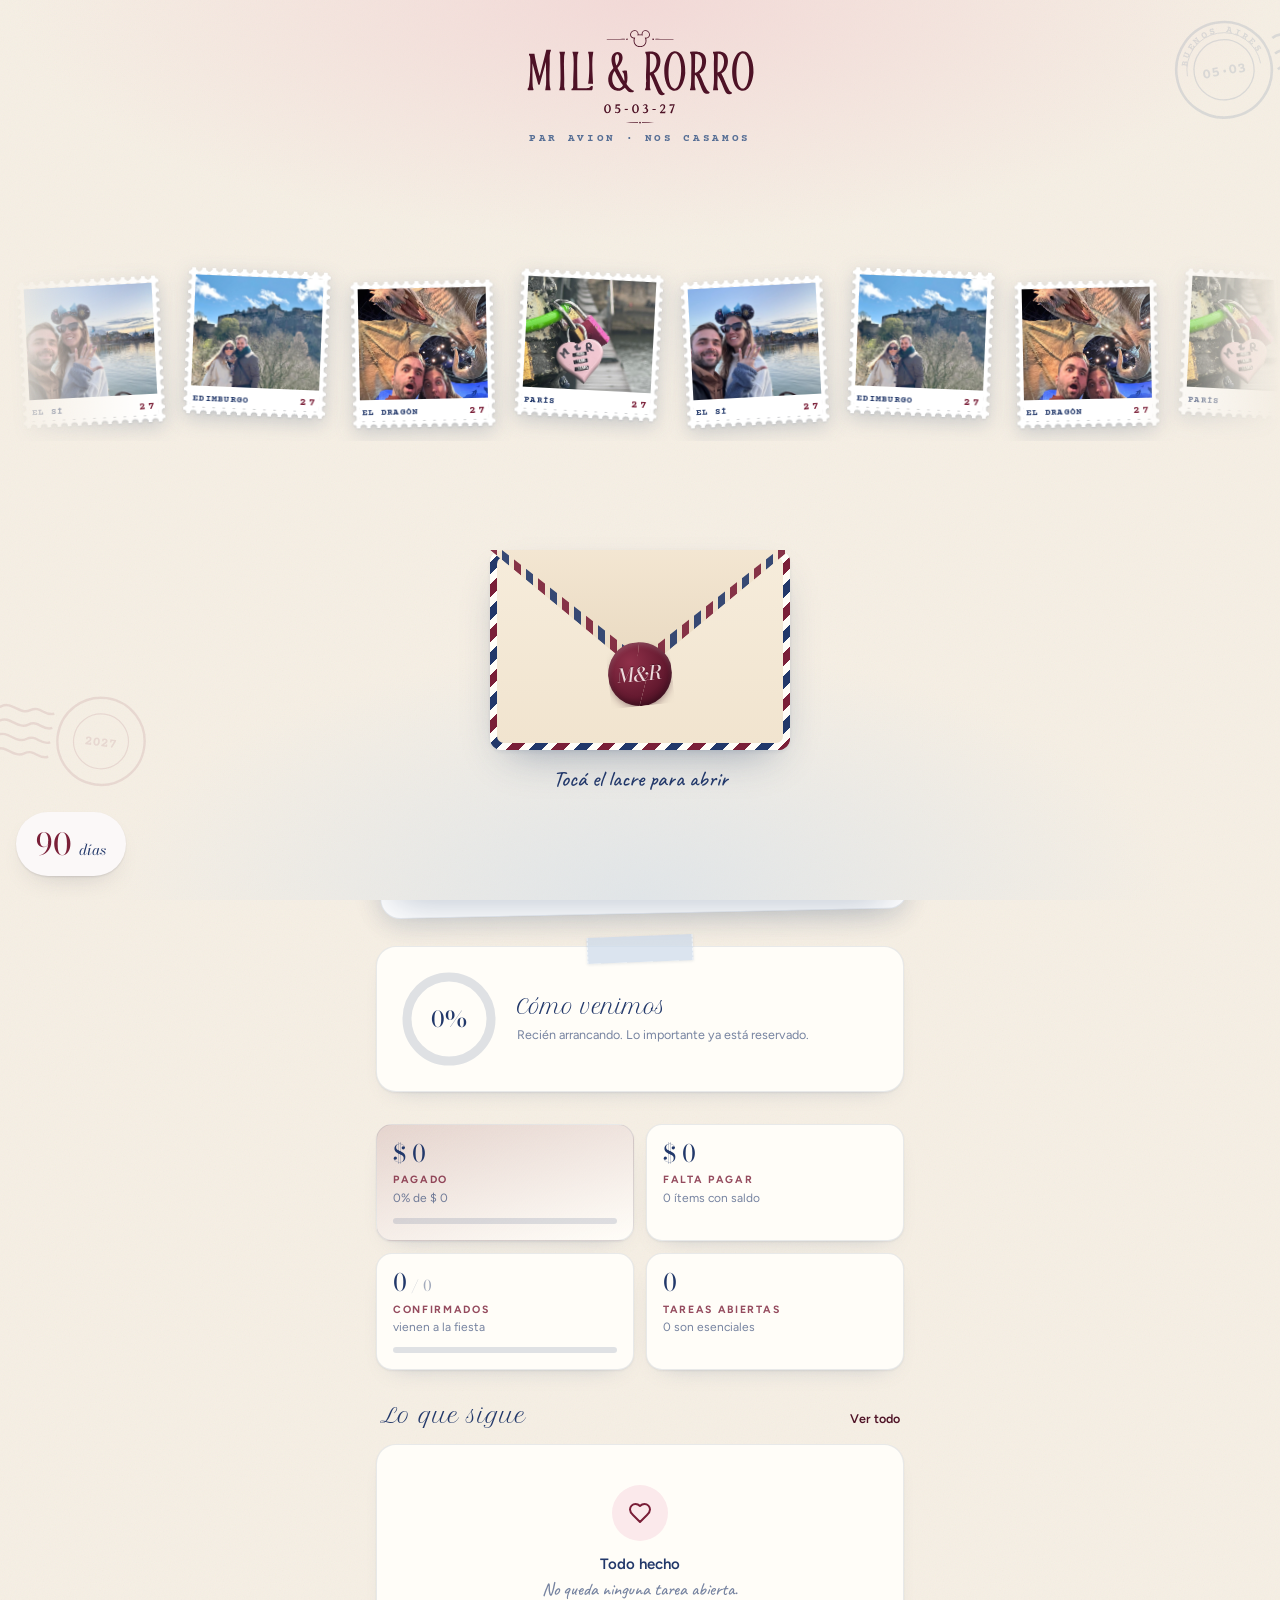
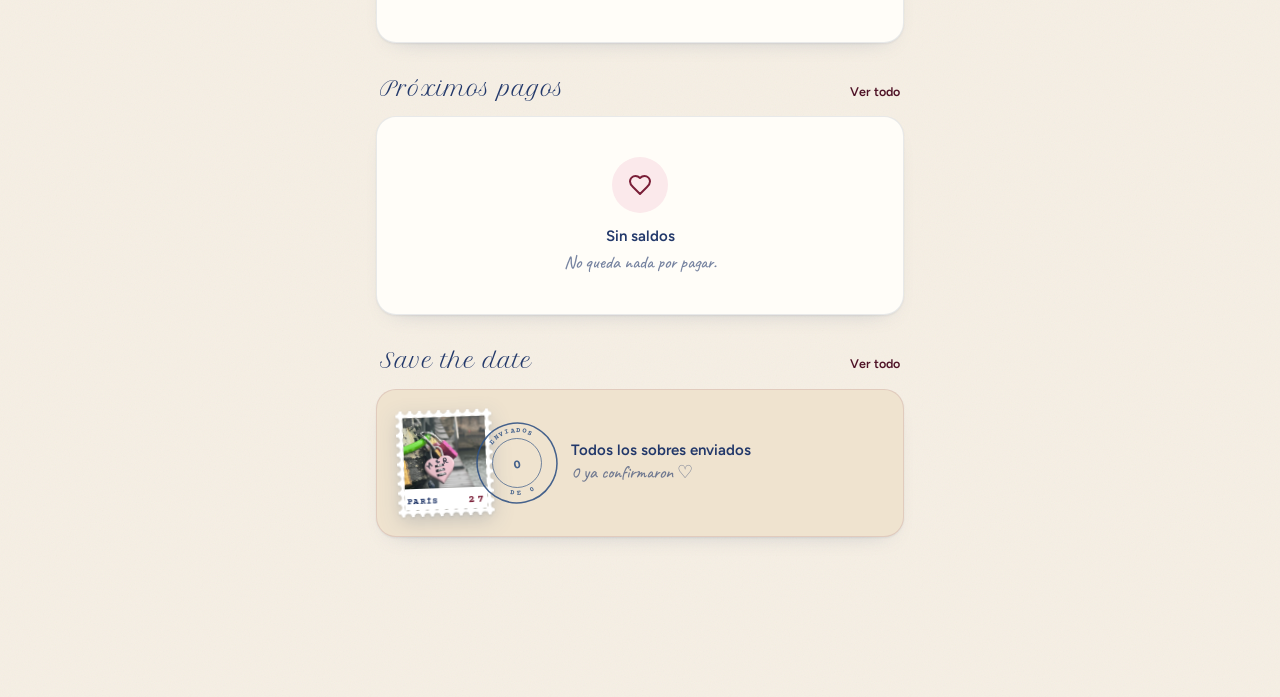
<file: index.html>
<!DOCTYPE html>
<html lang="es-AR">
<head>
<meta charset="utf-8">
<meta name="viewport" content="width=device-width, initial-scale=1, viewport-fit=cover, maximum-scale=1, user-scalable=no">
<link rel="icon" href="icon.svg" type="image/svg+xml">
<meta name="ext-resource-dependency" content="icon-180.png" data-resource-id="icon180" />
<meta name="ext-resource-dependency" content="icon-192.png" data-resource-id="icon192" />
<meta name="ext-resource-dependency" content="icon-512.png" data-resource-id="icon512" />
<script>/* iOS ignora los data URI en apple-touch-icon: lo enlazamos como archivo real */
(function(){
  var R=(window.__resources||{});
  [R.icon180||'icon-180.png',R.icon192||'icon-192.png',R.icon512||'icon-512.png'].forEach(function(f,i){
    var l=document.createElement('link');
    l.rel='apple-touch-icon';
    if(i)l.setAttribute('sizes',i===1?'192x192':'512x512');else l.setAttribute('sizes','180x180');
    l.href=f;
    document.head.appendChild(l);
  });
})();</script>
<link rel="manifest" href='data:application/manifest+json,%7B%22name%22%3A%22Mili%20y%20Rorro%22%2C%22short_name%22%3A%22Mili%20y%20Rorro%22%2C%22display%22%3A%22standalone%22%2C%22background_color%22%3A%22%23f6efe4%22%2C%22theme_color%22%3A%22%23f6efe4%22%2C%22start_url%22%3A%22.%2F%22%2C%22icons%22%3A%5B%7B%22src%22%3A%22icon-192.png%22%2C%22sizes%22%3A%22192x192%22%2C%22type%22%3A%22image%2Fpng%22%7D%2C%7B%22src%22%3A%22icon-512.png%22%2C%22sizes%22%3A%22512x512%22%2C%22type%22%3A%22image%2Fpng%22%7D%2C%7B%22src%22%3A%22icon-512.png%22%2C%22sizes%22%3A%22512x512%22%2C%22type%22%3A%22image%2Fpng%22%2C%22purpose%22%3A%22maskable%22%7D%5D%7D'>
<meta name="apple-mobile-web-app-capable" content="yes">
<meta name="apple-mobile-web-app-status-bar-style" content="default">
<meta name="apple-mobile-web-app-title" content="Mili y Rorro">
<script defer src="vendor/firebase-app-compat.js"></script>
<script defer src="vendor/firebase-auth-compat.js"></script>
<script defer src="vendor/firebase-firestore-compat.js"></script>
<meta name="theme-color" content="#f6efe4">
<link rel="preconnect" href="https://fonts.googleapis.com">
<link rel="preconnect" href="https://fonts.gstatic.com" crossorigin>
<link href="https://fonts.googleapis.com/css2?family=Bodoni+Moda:ital,opsz,wght@0,6..96,400..800;1,6..96,400..700&family=Caveat:wght@500;600;700&family=Courier+Prime:ital,wght@0,400;0,700;1,400&family=Figtree:wght@400;500;600;700;800&family=Petit+Formal+Script&display=swap" rel="stylesheet">
<template id="__bundler_thumbnail" data-bg-color="#7a1f38">
  <svg viewBox="0 0 512 512" xmlns="http://www.w3.org/2000/svg"><circle cx="256" cy="256" r="256" fill="#7a1f38"/><text x="256" y="300" font-family="Georgia,serif" font-size="150" fill="#f3edef" text-anchor="middle">M&amp;R</text></svg>
</template>
<title>Mili &amp; Rorro · 05-03-27</title>
<style>
/* ═══════════ Mili & Rorro · design system "Par Avion" ═══════════
   Tokens tal cual del design system (tokens/colors, typography, spacing, textures). */
:root{
  --vino-950:#33091a;--vino-900:#4e1226;--vino-800:#651a30;--vino-700:#7a1f38;--vino-600:#8f3049;--vino-500:#9e4a63;--vino-300:#c98a9b;--vino-100:#f1dde2;
  --tinta-950:#101c38;--tinta-900:#182a52;--tinta-800:#22386a;--tinta-700:#2f5183;--tinta-600:#3d5c96;--tinta-400:#6f86b3;
  --celeste-500:#8ea7c8;--celeste-400:#a9bdd8;--celeste-300:#cddcec;--celeste-100:#eaf1f9;
  --rubor-500:#d9919d;--rubor-400:#e6aab3;--rubor-300:#f0c8cd;--rubor-100:#fbe9eb;
  --papel-0:#ffffff;--papel-50:#fffdf8;--papel-100:#fdf6e9;--papel-200:#f6efe4;--papel-300:#f2e9db;--papel-400:#e8dcc8;--papel-600:#cbb99c;
  --ink-100:#22386a;--ink-80:rgba(34,56,106,.82);--ink-60:rgba(34,56,106,.62);--ink-40:rgba(34,56,106,.42);
  --ink-14:rgba(34,56,106,.14);--ink-08:rgba(34,56,106,.08);--ink-04:rgba(34,56,106,.04);
  --vino-a12:rgba(122,31,56,.12);--vino-a20:rgba(122,31,56,.20);--vino-a30:rgba(122,31,56,.30);

  --bg-app:var(--papel-200);--surface-card:var(--papel-50);--surface-sunken:var(--papel-300);--surface-paper:var(--papel-100);--surface-envelope:#efe3cf;
  --text-strong:var(--ink-100);--text-body:var(--ink-80);--text-muted:var(--ink-60);--text-faint:var(--ink-40);
  --border-hair:var(--ink-08);--border-soft:var(--ink-14);--border-card:rgba(31,58,99,.10);
  --accent:var(--vino-700);--accent-press:var(--vino-800);--accent-ink:var(--vino-900);--accent-soft:var(--vino-a12);--accent-line:var(--vino-a30);
  --focus-ring:0 0 0 3px var(--vino-a20);
  --status-done:var(--tinta-600);--status-done-soft:rgba(61,92,150,.14);
  --status-warn:var(--vino-500);--status-warn-soft:var(--rubor-100);
  --mili:var(--vino-700);--mili-soft:var(--rubor-100);--ro:var(--tinta-700);--ro-soft:var(--celeste-100);
  --tape-blue:rgba(205,220,236,.72);--tape-pink:rgba(240,200,205,.72);

  --font-display:'Bodoni Moda','Playfair Display',Georgia,serif;
  --font-script:'Petit Formal Script','Bodoni Moda',serif;
  --font-hand:'Caveat','Segoe Script',cursive;
  --font-sans:'Figtree',-apple-system,BlinkMacSystemFont,'Segoe UI',sans-serif;
  --font-post:'Courier Prime','Courier New',ui-monospace,monospace;
  --fs-label:10.5px;--ls-label:.16em;

  --radius-md:14px;--radius-lg:20px;--radius-sheet:28px;
  --shadow-card:0 1px 2px rgba(31,58,99,.07),0 10px 24px -18px rgba(31,58,99,.35);
  --shadow-lift:0 8px 24px rgba(31,58,99,.12);
  --shadow-sheet:0 16px 40px -14px rgba(31,58,99,.32);
  --shadow-cta:0 6px 16px -10px rgba(122,31,56,.8);
  --shadow-seal:inset 0 -3px 6px rgba(0,0,0,.28),inset 0 3px 5px rgba(255,255,255,.18),0 4px 10px -3px rgba(51,9,26,.55);
  --ease-out:cubic-bezier(.2,.8,.3,1);--ease-sheet:cubic-bezier(.2,.9,.3,1);--ease-stamp:cubic-bezier(.3,1.6,.5,1);
  --blur-bar:saturate(180%) blur(14px);
  --nav:64px;

  --tex-grain:url("[data-uri]");
  --tex-airmail:repeating-linear-gradient(-45deg,var(--vino-700) 0 9px,transparent 9px 16px,var(--tinta-800) 16px 25px,transparent 25px 32px);
  --mask-perf:radial-gradient(circle at 5px 5px,transparent 3.3px,#000 3.7px) -5px -5px/10px 10px round,linear-gradient(#000 0 0) content-box;
  --mask-ticket:radial-gradient(circle at 0 50%,transparent 10px,#000 10.5px) left/51% 100% no-repeat,radial-gradient(circle at 100% 50%,transparent 10px,#000 10.5px) right/51% 100% no-repeat;
  --tex-ruled:repeating-linear-gradient(180deg,transparent 0 27px,rgba(47,81,131,.12) 27px 28px);
}

/* ── Base ── */
*{box-sizing:border-box;-webkit-tap-highlight-color:transparent}
[hidden]{display:none!important}
html{-webkit-text-size-adjust:100%;touch-action:manipulation}
body{margin:0;background:var(--bg-app) var(--tex-grain);color:var(--text-strong);font:400 15px/1.47 var(--font-sans);-webkit-font-smoothing:antialiased;overscroll-behavior-y:none}
button,input,select,textarea{font:inherit;color:inherit}
button{border:0;background:none;cursor:pointer;padding:0}
input,select,textarea{-webkit-appearance:none;appearance:none}
input[type=search]::-webkit-search-decoration{-webkit-appearance:none}
a{color:var(--accent-ink);text-decoration-color:var(--accent-line);text-underline-offset:3px}
::selection{background:var(--rubor-300)}
h1,h2,h3{margin:0;font-weight:400}
@keyframes mr-rise{from{opacity:0;transform:translateY(8px)}}
@keyframes mr-pulse{50%{opacity:.25}}
@keyframes mr-stamp-in{0%{opacity:0;transform:scale(1.35) rotate(var(--rot,-8deg))}60%{opacity:1;transform:scale(.94) rotate(var(--rot,-8deg))}100%{opacity:1;transform:scale(1) rotate(var(--rot,-8deg))}}

/* ── Tipografía ── */
.t-title{font:400 21px/1.3 var(--font-script);color:var(--text-strong)}
.t-hero{font:400 40px/1.02 var(--font-display);font-variant-numeric:lining-nums tabular-nums}
.t-num{font:400 26px/1.1 var(--font-display);font-variant-numeric:lining-nums tabular-nums}
.t-cap{font-size:12.5px;line-height:1.45}
.t-hand{font:500 18px/1.3 var(--font-hand);color:var(--text-muted)}
.t-post{font:700 11px/1 var(--font-post);letter-spacing:.18em;text-transform:uppercase}
.muted{color:var(--text-muted)}
.muted2{color:var(--text-faint)}
.upper,.f > label{display:block;font:700 var(--fs-label)/1 var(--font-sans);letter-spacing:var(--ls-label);text-transform:uppercase;color:var(--accent);opacity:.8}

/* ── Barra superior ── */
header.top{position:sticky;top:0;z-index:30;background:rgba(246,239,228,.9);backdrop-filter:var(--blur-bar);-webkit-backdrop-filter:var(--blur-bar);border-bottom:1px solid var(--border-hair);padding-top:env(safe-area-inset-top)}
.top-in{display:flex;align-items:center;gap:10px;padding:10px 16px;max-width:560px;margin:0 auto;min-height:56px}
.mk{width:104px;height:22px;flex:none;color:var(--text-strong)}
.top-sub{font:700 10.5px/1 var(--font-post);letter-spacing:.14em;color:var(--text-faint);white-space:nowrap}
.cur{margin-left:auto;height:34px;padding:0 12px;border-radius:999px;background:var(--accent);color:#fff;font:700 12px/1 var(--font-sans);letter-spacing:.04em;white-space:nowrap;flex:none;transition:transform .15s ease}
.cur:active{transform:scale(.94)}
.sync{display:inline-flex;align-items:center;gap:7px;height:34px;padding:0 12px;border-radius:999px;border:1px solid var(--border-soft);background:var(--surface-card);font:500 12.5px/1 var(--font-sans);color:var(--text-muted);white-space:nowrap;flex:none}
.sync .dot{width:7px;height:7px;border-radius:50%;background:var(--text-faint);flex:none}
.sync .dot.on{background:var(--tinta-600)}.sync .dot.err{background:var(--vino-500)}
.sync .dot.busy{background:var(--accent);animation:mr-pulse 1.1s infinite}
@media(max-width:419px){.top-sub{display:none}}

/* ── Layout ── */
main{padding:16px 16px calc(var(--nav) + 96px + env(safe-area-inset-bottom));max-width:560px;margin:0 auto}
.screen{display:none}
.screen.on{display:block;animation:mr-rise .22s var(--ease-out)}
.sec{margin-top:32px}
.sec:first-child{margin-top:0}
.colgap{margin-top:32px}
.sec-h{display:flex;align-items:baseline;gap:12px;margin:0 4px 12px}
.sec-h .more{margin-left:auto;font:600 12.5px/1 var(--font-sans);color:var(--accent-ink);padding:6px 0}
.grid2{display:grid;grid-template-columns:1fr 1fr;gap:12px}
.stack{display:flex;flex-direction:column;gap:16px}

/* ── Barra de pestañas ── */
nav.bar{position:fixed;left:0;right:0;bottom:0;z-index:40;transform:translateZ(0);background:rgba(246,239,228,.94);backdrop-filter:var(--blur-bar);-webkit-backdrop-filter:var(--blur-bar);border-top:1px solid rgba(31,58,99,.09);padding-bottom:env(safe-area-inset-bottom)}
.bar-in{display:flex;max-width:560px;margin:0 auto}
.bar button{flex:1;height:var(--nav);display:flex;flex-direction:column;align-items:center;justify-content:center;gap:3px;position:relative;color:var(--text-faint);font:600 10.5px/1 var(--font-sans);letter-spacing:.04em;transition:color .18s}
.bar button svg{width:22px;height:22px;stroke-width:1.9}
.bar button.on{color:var(--accent)}
.bar button.on svg{stroke-width:2.2}
.bar button.on:before{content:"";position:absolute;top:0;left:50%;width:22px;height:3px;border-radius:0 0 3px 3px;transform:translateX(-50%);background:var(--accent)}
.bar .badge{position:absolute;top:8px;left:calc(50% + 8px);min-width:17px;height:17px;padding:0 4px;border-radius:999px;background:var(--accent);color:#fff;font:700 10px/17px var(--font-sans);letter-spacing:0;text-align:center}

/* ── Superficies ── */
.card{position:relative;background:var(--surface-card);border:1px solid var(--border-card);border-radius:var(--radius-lg);box-shadow:var(--shadow-card)}
.card.envelope{background:var(--surface-envelope);border-color:rgba(122,31,56,.12)}
.pad{padding:24px}.pad-s{padding:16px}
.tape:before{content:"";position:absolute;z-index:2;top:-11px;left:50%;width:104px;height:26px;transform:translateX(-50%) rotate(-2.2deg);background:var(--tape-blue);border-left:1px dashed rgba(255,255,255,.6);border-right:1px dashed rgba(255,255,255,.6);box-shadow:0 1px 3px rgba(31,58,99,.10)}
.tape.pink:before{background:var(--tape-pink)}

/* Borde Par Avion: una sola vez por pantalla, en lo que "se manda" */
.airmail{border-radius:18px;padding:7px;background:var(--tex-airmail),var(--papel-50);box-shadow:var(--shadow-card)}
.airmail > .in{border-radius:11px;background:var(--surface-card);overflow:hidden}

/* ── Hero del Inicio ── */
.hero{padding:26px 20px 22px;text-align:center;background:radial-gradient(closest-side at 50% 0%,rgba(240,200,205,.5),transparent)}
.logo{width:88%;max-width:320px;display:block;margin:0 auto;color:var(--text-strong)}
.cd{margin-top:20px;display:flex;align-items:baseline;justify-content:center;gap:10px}
.cd b{font:400 64px/.92 var(--font-display);color:var(--accent);font-variant-numeric:lining-nums tabular-nums;letter-spacing:-.01em}
.cd .u{display:flex;flex-direction:column;gap:2px;text-align:left}
.cd .u i{font:italic 400 22px/1 var(--font-display);color:var(--text-strong)}
.cd .u span{font:400 13px/1.2 var(--font-sans);color:var(--text-muted)}
.hero .when{margin-top:10px;font:500 17px/1.3 var(--font-hand);color:var(--text-muted)}
.replay{margin-top:16px;display:inline-flex;align-items:center;gap:7px;height:36px;padding:0 15px;border-radius:999px;border:1px solid var(--accent-line);background:var(--surface-card);color:var(--accent);font:600 13px/1 var(--font-sans);transition:transform .15s ease}
.replay:active{transform:scale(.96)}

/* ── Fotos ── */
.polaroid{margin:0;background:#fff;border:1px solid var(--border-card);border-radius:var(--radius-lg);box-shadow:var(--shadow-lift);padding:10px 10px 0;transform:rotate(-1.2deg)}
.polaroid img{display:block;width:100%;aspect-ratio:4/3;object-fit:cover;object-position:26% 42%;border-radius:12px;filter:saturate(.88) contrast(.97);background:var(--papel-100)}
.polaroid figcaption{font:500 17px/1.25 var(--font-hand);color:var(--text-muted);text-align:center;padding:10px 8px 13px}
.polaroid.full{transform:rotate(-1.6deg)}
.polaroid.full img{aspect-ratio:3/4;object-position:center}
.polaroid.full figcaption{font-size:15px;padding:8px 6px 10px}
.photostat{position:relative;border-radius:var(--radius-lg);overflow:hidden;min-height:220px;display:flex;box-shadow:var(--shadow-lift);border:1px solid var(--border-card)}
.photostat img{position:absolute;inset:0;width:100%;height:100%;object-fit:cover;object-position:28% 62%;filter:saturate(.9)}
.photostat:before{content:"";position:absolute;inset:0;background:radial-gradient(120% 95% at 100% 82%,rgba(12,16,28,.6) 0%,rgba(12,16,28,.3) 42%,rgba(12,16,28,0) 72%),linear-gradient(100deg,rgba(20,26,40,0) 26%,rgba(20,26,40,.42) 46%,rgba(20,26,40,.76) 68%,rgba(20,26,40,.88) 100%)}
.photostat .ov{position:relative;margin-left:auto;width:min(60%,270px);padding:20px 18px;align-self:flex-end;text-align:right;color:#fff;text-shadow:0 1px 8px rgba(0,0,0,.45)}
.photostat .ov .upper{color:rgba(255,255,255,.82);opacity:1}
.photostat .ov .v{font:400 34px/1.05 var(--font-display);margin-top:6px;font-variant-numeric:lining-nums tabular-nums}
.photostat .ov .s{font:400 12.5px/1.35 var(--font-sans);color:rgba(255,255,255,.9);margin-top:3px}
.photostat .meter{background:rgba(255,255,255,.28)}
.photostat .meter i{background:#fff}
.photostat.tall{min-height:300px}
.photostat.tall img{object-position:34% 62%}

/* Estampilla: foto con perforado */
.stamp{margin:0;display:inline-block;transform:rotate(var(--tilt,-2deg));filter:drop-shadow(0 1px 1px rgba(31,58,99,.10)) drop-shadow(0 6px 10px rgba(31,58,99,.22))}
.stamp > div{background:var(--papel-0);padding:7px;-webkit-mask:var(--mask-perf);mask:var(--mask-perf)}
.stamp .ph{background:var(--papel-300) center/cover no-repeat;display:flex;align-items:center;justify-content:center;color:var(--text-faint)}
.stamp figcaption{display:flex;justify-content:space-between;align-items:baseline;gap:6px;padding:7px 2px 3px;font:700 9px/1 var(--font-post);letter-spacing:.14em;text-transform:uppercase;color:var(--tinta-800)}
.stamp figcaption span{overflow:hidden;text-overflow:ellipsis;white-space:nowrap}
.stamp figcaption b{color:var(--accent);font-size:11px}

/* Matasellos */
.pmark{display:block;opacity:.88;transform:rotate(var(--rot,-12deg))}
.pmark text{font-family:var(--font-post);font-weight:700}
.rsvp{width:44px;height:44px;flex:none;display:flex;align-items:center;justify-content:center;border-radius:999px}
.rsvp .pmark{width:44px;height:44px}
.rsvp.off .pmark{opacity:.3}
.rsvp.on .pmark{animation:mr-stamp-in .42s var(--ease-stamp) both}
.rsvp.still .pmark{animation:none}

/* Lacre */
.seal{width:42px;height:42px;flex:none;border-radius:47% 53% 50% 50%/52% 47% 53% 48%;background:radial-gradient(circle at 36% 30%,var(--vino-600),var(--vino-800) 58%,var(--vino-950));box-shadow:var(--shadow-seal);display:flex;align-items:center;justify-content:center;position:relative;transform:rotate(-6deg);--rot:-6deg;animation:mr-stamp-in .42s var(--ease-stamp) both}
.seal:before{content:"";position:absolute;inset:5px;border-radius:50%;border:1.5px solid rgba(255,255,255,.16);box-shadow:inset 0 1px 2px rgba(0,0,0,.25)}
.seal span{position:relative;font:italic 500 13px/1 var(--font-display);color:rgba(255,240,240,.9);text-shadow:0 -1px 0 rgba(0,0,0,.35)}

/* ── Progreso ── */
.ring-row{display:flex;align-items:center;gap:20px}
.ring{width:96px;height:96px;flex:none;position:relative}
.ring svg{transform:rotate(-90deg);display:block}
.ring circle{fill:none;stroke-width:9;stroke-linecap:round}
.ring .bgc{stroke:var(--border-soft)}
.ring .fgc{stroke:var(--accent);transition:stroke-dashoffset .8s var(--ease-out)}
.ring .val{position:absolute;inset:0;display:flex;align-items:center;justify-content:center;font:400 22px/1 var(--font-display)}
.meter{height:6px;border-radius:99px;background:var(--border-soft);overflow:hidden;margin-top:12px}
.meter i{display:block;height:100%;border-radius:99px;background:var(--accent);transition:width .7s var(--ease-out)}
.meter i.ok,.meter i.ink{background:var(--tinta-700)}

/* Indicadores */
.tile{background:var(--surface-card);border:1px solid var(--border-card);border-radius:16px;padding:16px;box-shadow:var(--shadow-card)}
.tile.gold{background:linear-gradient(165deg,var(--vino-a12),var(--surface-card))}
.tile .v{font:400 24px/1.1 var(--font-display);font-variant-numeric:lining-nums tabular-nums;color:var(--text-strong)}
.tile .v small{font-size:15px;color:var(--text-faint)}
.tile .l{font:700 var(--fs-label)/1 var(--font-sans);letter-spacing:var(--ls-label);text-transform:uppercase;color:var(--accent);opacity:.8;margin-top:8px}
.tile .s{font:400 12px/1.35 var(--font-sans);color:var(--text-muted);margin-top:4px}

/* ── Listas ── */
.list{background:var(--surface-card);border:1px solid var(--border-card);border-radius:var(--radius-lg);box-shadow:var(--shadow-card);overflow:hidden}
.item{display:flex;align-items:center;gap:12px;padding:14px 16px;min-height:60px;width:100%;text-align:left;transition:background .15s}
.item + .item,.list > .gdiv + .item{border-top:1px solid var(--border-hair)}
button.item:active,.item > .main:active{background:var(--surface-sunken)}
.item .main{flex:1;min-width:0;display:flex;flex-direction:column;align-items:flex-start;gap:3px;text-align:left}
.item .nm{display:block;font:500 15px/1.3 var(--font-sans);color:var(--text-strong)}
.item .sb{display:block;max-width:100%;font:400 12.5px/1.35 var(--font-sans);color:var(--text-muted);overflow:hidden;text-overflow:ellipsis;white-space:nowrap}
.item .rt{text-align:right;flex:none;display:flex;flex-direction:column;gap:2px}
.item .rt .a{display:block;font:500 15px/1.2 var(--font-display);font-variant-numeric:lining-nums tabular-nums;color:var(--text-strong)}
.item .rt .b{display:block;font:400 11.5px/1.2 var(--font-sans);color:var(--text-faint)}
.item .rt .b.warn{color:var(--status-warn);font-weight:600}
.chev{color:var(--text-faint);flex:none;width:18px;height:18px}
.item .pay{height:34px;padding:0 12px;font-size:13px;flex:none}
.gdiv{padding:14px 16px 8px;font:700 var(--fs-label)/1 var(--font-sans);letter-spacing:var(--ls-label);text-transform:uppercase;color:var(--text-faint);background:var(--surface-sunken);border-top:1px solid var(--border-hair)}
.gdiv.warn{color:var(--status-warn)}
.warn{color:var(--status-warn)}

/* Tareas como fichas de papel, teñidas por sección */
.list.cards{background:none;border:0;box-shadow:none;overflow:visible;display:flex;flex-direction:column;gap:10px}
.list.cards .item{border-radius:16px;border:1px solid var(--border-card);box-shadow:var(--shadow-card);background:var(--surface-card);align-items:flex-start;padding:14px 14px 14px 16px}
.list.cards .item + .item{border-top:1px solid var(--border-card)}
.list.cards .item .check{margin-top:1px}
.list.cards .gdiv{background:none;border:0;padding:16px 4px 2px}
.list.cards .item[data-sec="Esenciales"]{background:var(--rubor-100);border-color:rgba(122,31,56,.10)}
.list.cards .item[data-sec="Extras"]{background:var(--celeste-100);border-color:rgba(47,81,131,.10)}
.list.cards .item[data-sec="Cotillón"]{background:var(--surface-envelope);border-color:rgba(122,31,56,.12)}
.list.cards .item[data-sec="Iglesia"]{background:var(--surface-paper)}
.item.done{opacity:.62}
.item.done .nm{text-decoration:line-through;text-decoration-color:var(--accent-line)}
.meta{display:flex;flex-wrap:wrap;align-items:center;gap:4px 12px;margin-top:3px}
.meta .dt{display:inline-flex;align-items:center;gap:5px;font:700 11px/1 var(--font-post);letter-spacing:.12em;text-transform:uppercase;color:var(--tinta-700)}
.meta .dt.warn{color:var(--status-warn)}
.meta .dt svg{width:13px;height:13px}
.tmoney{display:inline-flex;align-items:center;gap:4px;font:600 11.5px/1 var(--font-sans);color:var(--accent-ink);white-space:nowrap}
.meta .mut{font:400 12.5px/1.3 var(--font-sans);color:var(--text-muted)}

/* ── Controles ── */
.seg{display:flex;background:rgba(122,31,56,.07);border-radius:999px;padding:3px;gap:3px}
.seg button{flex:1;height:38px;border-radius:999px;font:600 13.5px/1 var(--font-sans);color:var(--text-muted);display:inline-flex;align-items:center;justify-content:center;gap:6px;transition:all .22s}
.seg button.on{background:var(--surface-card);color:var(--accent);box-shadow:0 1px 3px rgba(34,56,106,.10)}
.segb{display:none;font:700 10.5px/1 var(--font-sans);padding:3px 6px;border-radius:999px;background:var(--accent-soft);color:var(--accent-ink)}
.segb:not([hidden]){display:inline-block}
.chips{display:flex;gap:8px;overflow-x:auto;padding:2px 0;scrollbar-width:none;-webkit-overflow-scrolling:touch}
.chips::-webkit-scrollbar{display:none}
.chip{flex:none;height:34px;padding:0 14px;border-radius:999px;border:1px solid rgba(122,31,56,.18);background:var(--surface-card);font:500 13px/1 var(--font-sans);color:var(--text-muted);display:inline-flex;align-items:center;gap:6px;transition:all .15s}
.chip b{font-weight:600;font-size:11.5px;color:var(--text-faint)}
.chip.on{background:var(--accent);border-color:var(--accent);color:#fff}
.chip.on b{color:rgba(255,255,255,.65)}
/* Botón de ícono (IconButton) */
.ib{width:38px;height:38px;flex:none;border-radius:999px;display:inline-flex;align-items:center;justify-content:center;background:var(--surface-card);color:var(--text-muted);border:1px solid var(--border-soft);transition:transform .15s ease,background .15s}
.ib:active{transform:scale(.92)}
.ib svg{width:18px;height:18px;stroke-width:2}
.ib.tint{background:var(--ink-08);border-color:transparent}
.ib.on{background:var(--status-done-soft);border-color:transparent;color:var(--status-done)}
.ib.quiet{background:none;border:0}
.tap{min-width:44px;min-height:44px;display:inline-flex;align-items:center;justify-content:center}
.check{width:28px;height:28px;flex:none;border-radius:9px;border:1.5px solid rgba(31,58,99,.22);background:var(--surface-card);display:flex;align-items:center;justify-content:center;color:transparent;transition:all .22s var(--ease-out)}
.check svg{width:16px;height:16px;stroke-width:3}
.check.on{background:var(--accent);border-color:var(--accent);color:#fff;transform:scale(1.04)}
/* Estados (Badge) y de quién es (Tag) */
.st{display:inline-flex;align-items:center;height:20px;padding:0 8px;border-radius:999px;font:700 10.5px/1 var(--font-sans);letter-spacing:.03em;white-space:nowrap;vertical-align:1px}
.st.pend{background:var(--ink-08);color:var(--text-muted)}
.st.res{background:var(--vino-a12);color:var(--vino-900)}
.st.sen{background:var(--rubor-100);color:var(--vino-500)}
.st.pago{background:var(--status-done-soft);color:var(--status-done)}
.tag{display:inline-flex;align-items:center;justify-content:center;height:20px;padding:0 9px;border-radius:999px;font:700 10.5px/1 var(--font-sans);letter-spacing:.04em;background:var(--ink-08);color:var(--text-muted);flex:none;vertical-align:1px}
.tag.ro{background:var(--ro-soft);color:var(--ro)}
.tag.mi{background:var(--mili-soft);color:var(--mili)}
.tag.amb{background:var(--papel-300);color:var(--text-body)}
.tag.round{height:26px;min-width:26px;padding:0;font-size:10px}
.legend{display:flex;gap:16px;align-items:center;justify-content:flex-end;margin:0 6px 8px;font:400 11.5px/1 var(--font-sans);color:var(--text-faint)}
.legend span{display:inline-flex;align-items:center;gap:5px}
.legend svg{width:14px;height:14px}

/* Campos */
.search{position:relative}
.search svg{position:absolute;left:14px;top:13px;width:18px;height:18px;color:var(--text-faint);stroke-width:2}
.inp{width:100%;height:44px;border:1px solid var(--border-soft);background:var(--surface-card);border-radius:999px;padding:0 18px;font:400 15px/1.2 var(--font-sans);color:var(--text-strong);outline:none;transition:border-color .15s,box-shadow .15s}
.inp::placeholder{color:var(--text-faint)}
.search .inp{padding-left:42px}
textarea.inp{height:auto;min-height:84px;padding:12px 18px;resize:vertical;line-height:1.45;border-radius:20px}
select.inp{background:var(--surface-card) url("data:image/svg+xml;utf8,<svg xmlns='http://www.w3.org/2000/svg' viewBox='0 0 24 24' fill='none' stroke='%2322386a' stroke-opacity='.62' stroke-width='2' stroke-linecap='round'><path d='m6 9 6 6 6-6'/></svg>") no-repeat right 14px center/18px;padding-right:40px}
.inp:focus{border-color:var(--accent);box-shadow:var(--focus-ring)}
.f{margin-bottom:16px}
.f > label{margin-bottom:7px}
.f2{display:grid;grid-template-columns:minmax(0,1fr) minmax(0,1fr);gap:12px}
.inp{min-width:0}
input[type=date].inp{padding-right:10px}
.switch{display:flex;align-items:center;gap:12px;width:100%;padding:14px 16px;background:var(--surface-card);border:1px solid var(--border-hair);border-radius:14px;font:600 15px/1.3 var(--font-sans);text-align:left}
.switch .sw{width:46px;height:28px;border-radius:99px;background:var(--border-soft);position:relative;transition:background .22s;flex:none}
.switch .sw:after{content:"";position:absolute;top:3px;left:3px;width:22px;height:22px;border-radius:50%;background:#fff;box-shadow:0 1px 3px rgba(0,0,0,.2);transition:transform .22s var(--ease-out)}
.switch.on .sw{background:var(--tinta-600)}
.switch.on .sw:after{transform:translateX(18px)}
/* Estado dentro de una ficha: dos opciones claras en vez de botones-interruptor */
.opt{flex:1;height:44px;border-radius:999px;border:1px solid var(--border-soft);background:var(--surface-card);font:600 13.5px/1 var(--font-sans);color:var(--text-muted);display:inline-flex;align-items:center;justify-content:center;gap:7px;transition:all .15s}
.opt svg{width:16px;height:16px;stroke-width:2.4}
.opt.on{background:var(--status-done-soft);border-color:transparent;color:var(--status-done)}
.opt.on.v{background:var(--accent-soft);color:var(--accent-ink)}
.opts{display:flex;gap:10px}

/* Botones */
.btn{height:50px;padding:0 22px;border-radius:999px;background:var(--accent);color:#fff;font:600 15px/1 var(--font-sans);letter-spacing:.005em;display:inline-flex;align-items:center;justify-content:center;gap:8px;box-shadow:var(--shadow-cta);transition:transform .15s ease,filter .15s ease}
.btn:active{transform:scale(.98);filter:brightness(.92)}
.btn svg{width:18px;height:18px;stroke-width:2}
.btn.ghost{background:transparent;color:var(--accent);border:1.5px solid var(--accent);box-shadow:none}
.btn.ghost:active{filter:none;background:var(--accent-soft)}
.btn.danger{background:transparent;color:var(--vino-500);border:1px solid var(--border-soft);box-shadow:none}
.btn.sm{height:40px;padding:0 16px;font-size:13.5px}
.btn.block{width:100%}
.btn[disabled]{opacity:.42}
.fab{position:fixed;right:16px;bottom:calc(var(--nav) + 16px + env(safe-area-inset-bottom));z-index:35;width:56px;height:56px;border-radius:999px;background:var(--accent);color:#fff;display:flex;align-items:center;justify-content:center;box-shadow:0 10px 26px -10px rgba(122,31,56,.8);transition:transform .15s ease}
.fab:active{transform:scale(.94)}
.fab svg{width:24px;height:24px;stroke-width:2}
.fab .fab-ic{display:flex}
.fab .fab-plus{position:absolute;right:-2px;top:-2px;width:22px;height:22px;border-radius:50%;background:#fff;color:var(--accent);display:none;align-items:center;justify-content:center;box-shadow:0 1px 4px rgba(34,56,106,.3)}
.fab .fab-plus svg{width:12px;height:12px;stroke-width:3}
.fab.combo .fab-plus{display:flex}
.addmenu{display:flex;flex-direction:column;gap:10px}
.addopt{display:flex;align-items:center;gap:14px;width:100%;padding:14px 16px;background:var(--surface-card);border:1px solid var(--border-hair);border-radius:16px;box-shadow:var(--shadow-card);text-align:left;transition:transform .15s ease}
.addopt:active{transform:scale(.98)}
.addopt .aic{width:44px;height:44px;border-radius:999px;background:var(--rubor-100);color:var(--accent);display:flex;align-items:center;justify-content:center;flex:none}
.addopt .aic svg{width:21px;height:21px;stroke-width:2}
.addopt .anm{display:block;font-weight:600}
.addopt .asb{display:block;font-size:12.5px;color:var(--text-muted);margin-top:2px}

/* ── Hoja inferior (diálogo) con borde de sobre aéreo ── */
.scrim{position:fixed;inset:0;z-index:60;background:rgba(24,34,64,.44);opacity:0;pointer-events:none;transition:opacity .26s;display:flex;align-items:flex-end;justify-content:center}
.scrim.open{opacity:1;pointer-events:auto}
.sheet{background:var(--bg-app) var(--tex-grain);width:100%;max-width:520px;max-height:92vh;border-radius:var(--radius-sheet) var(--radius-sheet) 0 0;overflow:hidden;transform:translateY(100%);transition:transform .3s var(--ease-sheet);display:flex;flex-direction:column;box-shadow:var(--shadow-sheet);padding-bottom:env(safe-area-inset-bottom)}
.sheet:before{content:"";height:6px;flex:none;background:var(--tex-airmail);background-size:45px 45px}
.scrim.open .sheet{transform:none}
.grab{width:38px;height:4px;border-radius:99px;background:var(--border-soft);margin:10px auto 0;flex:none}
.sheet-h{padding:12px 20px 8px;display:flex;align-items:center;gap:12px;flex:none}
.sheet-h h3{font:400 22px/1.3 var(--font-script);color:var(--text-strong);min-width:0;overflow:hidden;text-overflow:ellipsis;white-space:nowrap}
.sheet-h .x{margin-left:auto;width:34px;height:34px;border-radius:50%;background:var(--ink-08);display:flex;align-items:center;justify-content:center;color:var(--text-muted);flex:none}
.sheet-b{padding:8px 20px 20px;overflow-y:auto;-webkit-overflow-scrolling:touch;flex:1}
.sheet-f{padding:12px 20px calc(16px + env(safe-area-inset-bottom));display:flex;gap:10px;flex:none;border-top:1px solid var(--border-hair)}
.sheet-f .btn{flex:1}

/* ── Notas a mano, sobre papel rayado ── */
.note{position:relative;background:var(--surface-paper) var(--tex-ruled);background-position:0 14px;border-radius:var(--radius-md);box-shadow:var(--shadow-card);padding:18px 18px 14px;font:500 19px/28px var(--font-hand);color:var(--text-body);transform:rotate(-.6deg)}
.note:before{content:"";position:absolute;top:-10px;left:50%;width:88px;height:22px;transform:translateX(-50%) rotate(-3deg);background:var(--tape-blue);border-left:1px dashed rgba(255,255,255,.7);border-right:1px dashed rgba(255,255,255,.7)}
.note.pink:before{background:var(--tape-pink)}
/* Aviso informativo dentro de fichas: sin cinta ni inclinación */
.hint{background:var(--surface-paper);border:1px solid var(--border-hair);border-radius:var(--radius-md);padding:12px 14px;font:400 13.5px/1.45 var(--font-sans);color:var(--text-body)}

/* ── Vacíos, avisos ── */
.empty{padding:40px 24px;text-align:center}
.empty .ic{width:56px;height:56px;margin:0 auto 14px;border-radius:50%;background:var(--rubor-100);color:var(--accent);display:flex;align-items:center;justify-content:center}
.empty .ic svg{width:24px;height:24px;stroke-width:2}
.empty p{margin:0 0 4px;font:600 15px/1.3 var(--font-sans);color:var(--text-strong)}
.empty small{display:block;font:500 18px/1.3 var(--font-hand);color:var(--text-muted)}
.hr{height:1px;background:var(--border-hair);margin:24px 0}
.toast{position:fixed;left:50%;bottom:calc(var(--nav) + 24px + env(safe-area-inset-bottom));transform:translate(-50%,16px);z-index:80;opacity:0;pointer-events:none;transition:opacity .3s var(--ease-out),transform .3s var(--ease-out);max-width:min(92vw,380px);
  display:flex;align-items:center;gap:10px;background:var(--accent);color:#fff;padding:12px 20px;border-radius:999px;font:500 13.5px/1.3 var(--font-sans);box-shadow:0 12px 30px -12px rgba(122,31,56,.7);text-align:center}
.toast.show{opacity:1;transform:translate(-50%,0)}
.toast.act.show{pointer-events:auto}
.toast.card{background:var(--surface-card);color:var(--text-strong);border:1px solid var(--border-card);border-radius:18px;padding:12px 10px 12px 14px;box-shadow:var(--shadow-sheet);text-align:left;width:min(92vw,380px)}
.toast .tx{flex:1;min-width:0}
.toast .tx b{display:block;font:700 15px/1.3 var(--font-sans)}
.toast .tx span{display:block;font:400 13.5px/1.35 var(--font-sans);color:var(--text-muted);overflow:hidden;text-overflow:ellipsis;white-space:nowrap}
.toast-a{flex:none;font:700 13px/1 var(--font-sans);padding:9px 12px;border-radius:999px;background:rgba(255,255,255,.18);color:#fff;white-space:nowrap}
.toast.card .toast-a{background:var(--accent-soft);color:var(--accent-ink)}

/* ── Día D: talones de entrada ── */
.tickets{display:flex;flex-direction:column;gap:10px}
.tk{filter:drop-shadow(0 1px 1px rgba(31,58,99,.08)) drop-shadow(0 6px 10px rgba(31,58,99,.12))}
.tk.past{opacity:.55}
.tk button{display:flex;align-items:stretch;width:100%;min-height:76px;text-align:left;background:var(--surface-card);-webkit-mask:var(--mask-ticket);mask:var(--mask-ticket);border-radius:6px}
.tk .h{width:86px;flex:none;display:flex;align-items:center;justify-content:center;padding-left:6px;margin:12px 0;font:700 18px/1 var(--font-post);color:var(--accent);font-variant-numeric:tabular-nums;background:repeating-linear-gradient(180deg,var(--border-soft) 0 5px,transparent 5px 10px) right center/1.5px 100% no-repeat}
.tk .b{flex:1;min-width:0;display:flex;flex-direction:column;justify-content:center;gap:3px;padding:12px 22px 12px 16px}
.tk .b b{font:600 15px/1.3 var(--font-sans);color:var(--text-strong)}
.tk .b span{font:400 12.5px/1.35 var(--font-sans);color:var(--text-muted)}
.tk.hl button{background:var(--accent)}
.tk.hl .h{color:#fff;background-image:repeating-linear-gradient(180deg,rgba(255,255,255,.35) 0 5px,transparent 5px 10px)}
.tk.hl .b b{color:#fff}.tk.hl .b span{color:rgba(255,255,255,.78)}

/* ── Ideas como estampillas ── */
.ideas-head{display:grid;grid-template-columns:1fr 1fr;gap:12px;align-items:stretch;margin-bottom:24px}
.ideas-head .card{display:flex;flex-direction:column;justify-content:center;padding:18px}
.ideas-grid{display:grid;grid-template-columns:1fr 1fr;gap:24px 12px}
.idea{display:flex;flex-direction:column;align-items:center;gap:8px;text-align:left}
.idea .stamp{width:100%;max-width:156px}
.idea .ittl{align-self:stretch;padding:0 4px;font:600 14px/1.25 var(--font-sans);color:var(--text-strong)}
.idea .isb{align-self:stretch;padding:0 4px;margin-top:-4px;font:500 16px/1.2 var(--font-hand);color:var(--text-muted);display:-webkit-box;-webkit-line-clamp:2;-webkit-box-orient:vertical;overflow:hidden}
.idea .isb.lk{font:600 12px/1.2 var(--font-sans);color:var(--accent-ink);margin-top:0}

/* ── Save the date (sobre) ── */
.std{display:flex;align-items:center;gap:8px;padding:20px}
.std .stamp{flex:none}
.std .pmark{margin-left:-26px;flex:none;position:relative;z-index:1}
.std .tx{flex:1;min-width:0;padding-left:4px}
.std .tx b{display:block;font:600 15px/1.3 var(--font-sans)}
.std .tx .t-hand{display:block;margin-top:1px}

/* ── Fotos y links adjuntos ── */
.fstrip{display:flex;gap:10px;flex-wrap:wrap}
.fthumb{width:74px;height:74px;border-radius:14px;background-size:cover;background-position:center;border:1px solid var(--border-hair);box-shadow:var(--shadow-card);flex:none}
.fadd{width:74px;height:74px;border-radius:14px;border:1.5px dashed var(--border-soft);color:var(--text-faint);display:flex;align-items:center;justify-content:center;background:var(--surface-card);flex:none}
.lrow{display:flex;gap:8px;flex-wrap:wrap}
.lpill{display:inline-flex;align-items:center;gap:6px;height:32px;padding:0 13px;border-radius:999px;background:var(--rubor-100);color:var(--accent-ink);font:600 12.5px/1 var(--font-sans);text-decoration:none;max-width:100%;overflow:hidden;text-overflow:ellipsis;white-space:nowrap}
.lpill svg{width:14px;height:14px;stroke-width:2;flex:none}
.viewer{position:fixed;inset:0;z-index:70;background:rgba(16,28,56,.88);display:flex;flex-direction:column;align-items:center;justify-content:center;gap:16px;padding:20px}
.viewer img{max-width:100%;max-height:70vh;border-radius:16px;box-shadow:var(--shadow-sheet)}
.viewer .vbar{display:flex;gap:10px}
.viewer .btn.ghost{background:var(--surface-card)}

/* ── Calendario ── */
.calhd{display:flex;align-items:center;gap:10px;padding:16px 16px 10px}
.calhd .mname{flex:1;text-align:center;font:400 22px/1.2 var(--font-script)}
.caldow{display:grid;grid-template-columns:repeat(7,1fr);padding:0 10px;gap:2px}
.caldow span{text-align:center;font:700 10.5px/1 var(--font-sans);letter-spacing:.06em;color:var(--text-faint);padding-bottom:6px}
.calgrid{display:grid;grid-template-columns:repeat(7,1fr);gap:2px;padding:0 10px 14px}
.cday{aspect-ratio:1;border-radius:14px;display:flex;flex-direction:column;align-items:center;justify-content:center;gap:3px;font:400 14px/1 var(--font-sans);color:var(--text-body);font-variant-numeric:tabular-nums;transition:background .15s}
.cday.out{opacity:.4}
.cday.today{box-shadow:inset 0 0 0 1.5px var(--border-soft)}
.cday.boda{background:var(--rubor-100);color:var(--accent-ink);font-weight:700}
.cday.sel{background:var(--accent);color:#fff;font-weight:700;box-shadow:none}
.cdots{display:flex;gap:3px;height:5px}
.cdots i{width:5px;height:5px;border-radius:50%;display:block;background:var(--accent)}
.cdots i.done{background:var(--tinta-600);opacity:.55}
.cdots i.pg{background:transparent;box-shadow:inset 0 0 0 1.5px var(--accent)}
.cday.sel .cdots i{background:#fff;opacity:1}
.cday.sel .cdots i.pg{background:transparent;box-shadow:inset 0 0 0 1.5px #fff}
.calleg{display:flex;gap:14px;justify-content:center;padding:0 16px 14px;font:400 11px/1 var(--font-sans);color:var(--text-faint)}
.calleg span{display:inline-flex;align-items:center;gap:5px}
.calleg i{width:5px;height:5px;border-radius:50%;display:block;background:var(--accent)}
.calleg i.done{background:var(--tinta-600);opacity:.55}
.calleg i.pg{background:transparent;box-shadow:inset 0 0 0 1.5px var(--accent)}
.calleg b{color:var(--accent);font-weight:400}
.calmonto{text-align:center;font:400 12.5px/1.3 var(--font-sans);color:var(--text-muted);padding:0 16px 12px;margin-top:-4px}
.calmonto b{font:400 15px var(--font-display);color:var(--accent-ink)}
.calsel{padding:14px 16px 16px;border-top:1px solid var(--border-hair);background:var(--surface-sunken)}
.calsel .h{font:700 12.5px/1.3 var(--font-sans);color:var(--text-body);margin-bottom:10px}
.callist{display:flex;flex-direction:column;gap:8px}
.calrow{display:flex;align-items:center;gap:10px;width:100%;background:var(--surface-card);border:1px solid var(--border-hair);border-radius:14px;padding:10px 12px;text-align:left}
.calrow .nm{flex:1;min-width:0;font:400 13.5px/1.3 var(--font-sans)}
.calrow .tg{flex:none;font:700 10px/1 var(--font-sans);letter-spacing:.04em;text-transform:uppercase;color:var(--text-faint)}
.calrow .check{width:22px;height:22px;border-radius:7px}
.calrow .check svg{width:13px;height:13px}
.calempty{font:500 17px/1.3 var(--font-hand);color:var(--text-muted);margin-bottom:10px}
/* Mes a mes */
.mrow{display:flex;align-items:center;gap:12px;padding:12px 16px;border-bottom:1px solid var(--border-hair)}
.mrow:last-child{border-bottom:0}
.mrow.past{opacity:.55}
.mrow.tot{background:var(--surface-sunken)}
.mrow .mn{flex:1;min-width:0;font:500 13.5px/1.3 var(--font-sans)}
.mrow .mn span{display:block;font:400 11.5px/1.3 var(--font-sans);color:var(--text-faint);margin-top:2px}
.mrow .mv{font:400 15px/1 var(--font-display);font-variant-numeric:lining-nums tabular-nums}
.mbar{height:5px;width:56px;flex:none;border-radius:999px;background:var(--rubor-100);overflow:hidden}
.mbar i{display:block;height:100%;background:var(--accent);border-radius:999px}

/* ── Plan de pagos dentro de un gasto ── */
.plan{display:flex;flex-direction:column;gap:10px;margin-bottom:10px}
.cuota{background:var(--surface-card);border:1px solid var(--border-card);border-radius:16px;padding:8px 10px 10px 14px;box-shadow:var(--shadow-card)}
.cuota.paid{background:var(--celeste-100);border-color:rgba(47,81,131,.12);box-shadow:none}
.cuota.late{border-color:var(--rubor-400)}
.cq-h{display:flex;align-items:center;justify-content:space-between;min-height:30px;color:var(--text-muted)}
.cuota.paid .cq-h{color:var(--status-done)}
.cuota.late .cq-h{color:var(--status-warn)}
.cq-h .px{width:30px;height:30px;flex:none;border-radius:999px;color:var(--text-faint);display:flex;align-items:center;justify-content:center}
.planrow{display:flex;align-items:center;gap:8px;margin:4px 0 10px}
.planrow .inp{height:44px;padding:0 14px;font-size:15px}
.planrow .pf{flex:1.2;min-width:0}
.planrow .pm{flex:1;min-width:0}
.paybtn{width:100%;height:44px;border-radius:999px;display:flex;align-items:center;justify-content:center;gap:8px;font:600 14px/1 var(--font-sans);color:var(--accent);border:1.5px solid var(--accent);background:transparent;transition:transform .15s ease,background .15s}
.paybtn:active{transform:scale(.98)}
.paybtn.on{background:var(--tinta-600);border-color:var(--tinta-600);color:#fff}
.split{margin:4px 0 12px}
.split > span{display:block;font:500 17px/1.3 var(--font-hand);color:var(--text-muted);margin:0 2px 8px}
.plantot{display:flex;justify-content:space-between;font:400 12.5px/1.3 var(--font-sans);color:var(--text-muted);padding:2px 4px 12px}
.plantot b{color:var(--text-strong);font-weight:700}
.costbox{background:var(--surface-sunken);border:1px solid var(--border-hair);border-radius:16px;padding:14px 14px 4px;margin-bottom:14px}
.costsum{display:flex;align-items:baseline;gap:8px;padding:0 2px 12px;font:400 12.5px/1.3 var(--font-sans);color:var(--text-muted)}
.costsum b{font:400 17px var(--font-display);color:var(--text-strong)}

/* ── Confeti en los hitos ── */
.conf{position:fixed;inset:0;pointer-events:none;z-index:90;overflow:hidden}
.conf i{position:absolute;width:8px;height:8px;border-radius:2px;animation:fall 1.5s cubic-bezier(.2,.6,.4,1) forwards}
@keyframes fall{0%{transform:translate(0,0) rotate(0);opacity:1}100%{transform:translate(var(--dx),var(--dy)) rotate(var(--rot));opacity:0}}

/* ── Splash ── */
@keyframes splashZoom{0%{transform:scale(1);filter:blur(0)}100%{transform:scale(2.6);filter:blur(14px)}}
@keyframes splashPop{0%{opacity:0;transform:translateY(18px) scale(.85)}60%{opacity:1;transform:translateY(-4px) scale(1.04)}100%{opacity:1;transform:none}}
@keyframes splashSway{0%,100%{transform:rotate(-1.4deg)}50%{transform:rotate(1.4deg)}}
/* Sobre de la intro: se toca el lacre, se parte, se abre la solapa y sale la carta */
.sobre{position:relative;display:block;width:min(70vw,300px);aspect-ratio:3/2;margin:0;padding:0;border:0;background:none;cursor:pointer;perspective:900px;-webkit-tap-highlight-color:transparent;flex:none}
.sobre-in{position:absolute;inset:0;animation:sobreIn .9s cubic-bezier(.34,1.56,.64,1) .1s both,sobreFlota 4.8s ease-in-out 1.2s infinite}
.sobre .sb-back{position:absolute;inset:0;z-index:0;border-radius:12px;background:var(--tex-airmail),var(--papel-50);box-shadow:0 18px 40px -18px rgba(31,58,99,.45),0 2px 4px rgba(31,58,99,.08)}
.sobre .sb-back:after{content:"";position:absolute;inset:7px;border-radius:7px;background:#e9dcc6}
.sobre .carta{position:absolute;z-index:2;left:7%;right:7%;top:9%;bottom:6%;border-radius:6px;background:var(--papel-50);box-shadow:0 1px 3px rgba(31,58,99,.15);
  display:flex;flex-direction:column;align-items:center;justify-content:center;gap:6px;padding:10px}
.sobre .carta svg{width:78%;height:auto;color:var(--vino-900)}
.sobre .carta span{font:500 15px/1 var(--font-hand);color:var(--text-muted)}
.sobre .sb-front{position:absolute;inset:0;z-index:3;border-radius:12px;background:var(--tex-airmail),var(--papel-50);
  clip-path:polygon(0 0,50% 52%,100% 0,100% 100%,0 100%);filter:drop-shadow(0 -1px 0 rgba(31,58,99,.06))}
.sobre .sb-front:after{content:"";position:absolute;inset:7px;border-radius:7px;background:linear-gradient(180deg,#f6ecdb,#f1e4cf)}
.sobre .sb-flap{position:absolute;left:0;right:0;top:0;height:62%;transform-origin:50% 0;transform:rotateX(0);z-index:4;
  clip-path:polygon(0 0,100% 0,50% 100%);background:linear-gradient(180deg,#f3e6d2,#e8d8bf);border-radius:12px 12px 0 0;backface-visibility:visible}
.sobre .sb-flap:before{content:"";position:absolute;inset:0;background:repeating-linear-gradient(90deg,var(--vino-700) 0 7px,transparent 7px 12px,var(--tinta-800) 12px 19px,transparent 19px 24px);clip-path:polygon(0 0,50% 100%,100% 0,96% 0,50% 87%,4% 0);opacity:.9}
.sobre .lacre{position:absolute;left:50%;top:62%;width:64px;height:64px;margin:-32px 0 0 -32px;z-index:5;pointer-events:none}
.sobre .lacre i{position:absolute;inset:0;border-radius:47% 53% 50% 50%/52% 47% 53% 48%;background:radial-gradient(circle at 36% 30%,var(--vino-600),var(--vino-800) 58%,var(--vino-950));box-shadow:var(--shadow-seal);
  display:flex;align-items:center;justify-content:center;font:italic 500 19px/1 var(--font-display);color:rgba(255,240,240,.9);text-shadow:0 -1px 0 rgba(0,0,0,.35);transform:rotate(-6deg)}
.sobre .lacre i:nth-child(1){clip-path:polygon(0 0,54% 0,46% 38%,58% 62%,44% 100%,0 100%)}
.sobre .lacre i:nth-child(2){clip-path:polygon(54% 0,100% 0,100% 100%,44% 100%,58% 62%,46% 38%)}
.sobre .lacre:after{content:"";position:absolute;inset:-10px;border-radius:50%;box-shadow:0 0 0 0 rgba(122,31,56,.35);animation:lacreLatido 2.4s ease-out 1.4s infinite}
.sobre-tip{text-align:center;font:500 22px/1 var(--font-hand);color:var(--tinta-800);pointer-events:none;animation:splashPop .9s cubic-bezier(.34,1.56,.64,1) .6s both;transition:opacity .3s ease}
/* Portón de la intro: papel con textura, título arriba, cinta de estampillas y el sobre */
.gate{position:absolute;inset:0;display:flex;flex-direction:column;align-items:center;justify-content:space-between;
  padding:max(28px,calc(env(safe-area-inset-top) + 16px)) 0 calc(max(24px,env(safe-area-inset-bottom)) + 86px);
  background:radial-gradient(70% 38% at 50% 0%,rgba(240,200,205,.55),transparent 70%),radial-gradient(60% 40% at 50% 100%,rgba(205,220,236,.5),transparent 70%),var(--tex-grain),var(--papel-200);overflow:hidden}
.gate .marca{position:absolute;pointer-events:none;color:var(--tinta-700);opacity:.13}
.gate .marca.a{top:calc(env(safe-area-inset-top) + 6px);right:-120px;width:230px;transform:rotate(-10deg)}
.gate .marca.b{bottom:118px;left:-60px;width:210px;transform:rotate(8deg);color:var(--vino-700);opacity:.1}
#splash{background:radial-gradient(70% 38% at 50% 0%,rgba(240,200,205,.45),transparent 70%),radial-gradient(60% 40% at 50% 100%,rgba(205,220,236,.45),transparent 70%),var(--tex-grain),var(--papel-200)!important}
.gate-top{display:flex;flex-direction:column;align-items:center;gap:8px;position:relative;animation:splashPop .9s cubic-bezier(.34,1.56,.64,1) .05s both}
.gate-top svg{width:min(56vw,230px);height:auto;color:var(--vino-900)}
.gate-top .t-post{color:var(--tinta-700);opacity:.8;letter-spacing:.24em}
.carrusel{width:100%;overflow:hidden;position:relative;padding:14px 0;-webkit-mask:linear-gradient(90deg,transparent,#000 12%,#000 88%,transparent);mask:linear-gradient(90deg,transparent,#000 12%,#000 88%,transparent)}
.cinta{display:flex;align-items:center;gap:20px;width:max-content;padding-left:20px;animation:cinta 32s linear infinite}
.cinta .stamp{width:118px}
.cinta .stamp:nth-child(4n+1){--tilt:-3deg;margin-top:10px}.cinta .stamp:nth-child(4n+2){--tilt:2.4deg;margin-top:-8px}
.cinta .stamp:nth-child(4n+3){--tilt:-1.2deg;margin-top:14px}.cinta .stamp:nth-child(4n){--tilt:3deg;margin-top:-4px}
@keyframes cinta{to{transform:translateX(-50%)}}
.gate-sobre{display:flex;flex-direction:column;align-items:center;gap:18px;position:relative}
.gate.abre .gate-top,.gate.abre .carrusel{animation:gateSale .6s cubic-bezier(.4,0,.6,1) 1.15s forwards}
.gate.abre .sobre-tip{animation:gateSale .3s ease forwards}
@keyframes gateSale{to{opacity:0;transform:translateY(-14px)}}
@media(min-height:860px){.cinta .stamp{width:142px}.cinta{gap:24px}}
@media(max-height:720px){.cinta .stamp{width:96px}.carrusel{padding:8px 0}.gate-top svg{width:min(48vw,190px)}}
@keyframes sobreIn{0%{opacity:0;transform:translateY(40px) scale(.9) rotate(-3deg)}100%{opacity:1;transform:none}}
@keyframes sobreFlota{0%,100%{transform:translateY(0) rotate(-.8deg)}50%{transform:translateY(-6px) rotate(.8deg)}}
@keyframes lacreLatido{0%{box-shadow:0 0 0 0 rgba(122,31,56,.35)}70%,100%{box-shadow:0 0 0 18px rgba(122,31,56,0)}}
/* Apertura (≈1,9 s) */
.sobre.abre .sobre-in{animation:none}
.sobre.abre .lacre:after{animation:none;opacity:0}
.sobre.abre .lacre i:nth-child(1){animation:lacreIzq .55s cubic-bezier(.4,0,.6,1) .08s forwards}
.sobre.abre .lacre i:nth-child(2){animation:lacreDer .55s cubic-bezier(.4,0,.6,1) .08s forwards}
.sobre.abre .lacre{animation:lacrePresion .14s ease-out both}
.sobre.abre .sb-flap{animation:solapa .65s cubic-bezier(.45,0,.2,1) .3s forwards}
.sobre.abre .carta{animation:cartaSube .6s cubic-bezier(.2,.8,.3,1) .85s forwards,cartaCrece .6s cubic-bezier(.55,0,.3,1) 1.45s forwards}
.sobre.abre .sb-back,.sobre.abre .sb-front{animation:sobreCae .55s cubic-bezier(.55,0,.6,1) 1.45s forwards}
.sobre.abre .sb-flap{will-change:transform}
@keyframes lacrePresion{50%{transform:scale(.9)}}
@keyframes lacreIzq{to{transform:translate(-26px,46px) rotate(-38deg);opacity:0}}
@keyframes lacreDer{to{transform:translate(24px,52px) rotate(32deg);opacity:0}}
@keyframes solapa{0%{transform:rotateX(0)}100%{transform:rotateX(178deg);filter:brightness(.92)}}
.sobre.tras .sb-flap{z-index:1}
@keyframes cartaSube{to{transform:translateY(-62%)}}
@keyframes cartaCrece{from{transform:translateY(-62%)}to{transform:translateY(-30%) scale(2.6);opacity:0}}
@keyframes sobreCae{to{transform:translateY(70px) rotate(4deg);opacity:0}}
.petalos{position:absolute;inset:0;width:100%;height:100%;pointer-events:none;opacity:0;transition:opacity 1.2s ease}
.petalos.on{opacity:1}
@media(prefers-reduced-motion:reduce){.sobre-in,.sobre .lacre:after,.cinta{animation:none!important}}

@media(prefers-reduced-motion:reduce){*,*:before,*:after{animation-duration:.01ms!important;transition-duration:.01ms!important}}
</style>
</head>
<body>
<template id="introTpl">
<div id="splash" style="position:fixed;inset:0;z-index:999;background:#f6efe4;overflow:hidden;transition:opacity .7s ease">
  <div id="splashFall" style="position:absolute;inset:0;display:flex;align-items:center;justify-content:center;padding:0 12vw;opacity:0;transition:opacity .5s ease">
    <svg id="splashLogo" viewBox="0 0 812.67 342" style="display:block;width:min(62vw,300px);height:auto;color:#4e1226"><use href="#logoFull" width="812.67" height="342"/></svg>
  </div>
  <video id="splashVid" src="intro.mp4" muted playsinline preload="auto" style="position:absolute;inset:0;width:100%;height:100%;object-fit:cover;object-position:center;opacity:0;transition:opacity .45s ease"></video>
  <audio id="splashMusic" src="intro-musica.mp3" preload="auto" loop></audio>
  <canvas id="splashPetalos" class="petalos" aria-hidden="true"></canvas>
  <div class="gate" id="splashGate">
    <svg class="marca a" viewBox="0 0 260 120" aria-hidden="true" fill="none" stroke="currentColor"><circle cx="60" cy="60" r="54" stroke-width="3"/><circle cx="60" cy="60" r="34" stroke-width="1.5"/>
      <path id="mkA" d="M 18 60 A 42 42 0 0 1 102 60"/><text fill="currentColor" stroke="none" font-family="Courier Prime,monospace" font-weight="700" font-size="11" letter-spacing="2.4"><textPath href="#mkA" startOffset="50%" text-anchor="middle">BUENOS AIRES</textPath></text>
      <text x="60" y="66" text-anchor="middle" fill="currentColor" stroke="none" font-family="Courier Prime,monospace" font-weight="700" font-size="17">05·03</text>
      <path stroke-width="3" d="M120 34c12-8 24 8 36 0s24 8 36 0 24 8 36 0 18 6 30 0M120 52c12-8 24 8 36 0s24 8 36 0 24 8 36 0 18 6 30 0M120 70c12-8 24 8 36 0s24 8 36 0 24 8 36 0 18 6 30 0M120 88c12-8 24 8 36 0s24 8 36 0 24 8 36 0 18 6 30 0"/></svg>
    <svg class="marca b" viewBox="0 0 260 120" aria-hidden="true" fill="none" stroke="currentColor"><circle cx="200" cy="60" r="54" stroke-width="3"/><circle cx="200" cy="60" r="34" stroke-width="1.5"/>
      <text x="200" y="66" text-anchor="middle" fill="currentColor" stroke="none" font-family="Courier Prime,monospace" font-weight="700" font-size="17">2027</text>
      <path stroke-width="3" d="M0 34c12-8 24 8 36 0s24 8 36 0 24 8 36 0 18 6 30 0M0 52c12-8 24 8 36 0s24 8 36 0 24 8 36 0 18 6 30 0M0 70c12-8 24 8 36 0s24 8 36 0 24 8 36 0 18 6 30 0M0 88c12-8 24 8 36 0s24 8 36 0 24 8 36 0 18 6 30 0"/></svg>
    <div class="gate-top">
      <svg viewBox="0 0 812.67 342" role="img" aria-label="Mili &amp; Rorro"><use href="#logoFull" width="812.67" height="342"/></svg>
      <span class="t-post">Par avion · nos casamos</span>
    </div>
    <div class="carrusel" aria-hidden="true"><div class="cinta"><figure class="stamp"><div><div class="ph" style="aspect-ratio:1.15;background-image:url(foto-propuesta.jpg);background-position:26% 42%"></div><figcaption><span>El sí</span><b>27</b></figcaption></div></figure><figure class="stamp"><div><div class="ph" style="aspect-ratio:1.15;background-image:url(foto-castillo.jpg);background-position:28% 62%"></div><figcaption><span>Edimburgo</span><b>27</b></figcaption></div></figure><figure class="stamp"><div><div class="ph" style="aspect-ratio:1.15;background-image:url(foto-dragon.jpg);background-position:50% 40%"></div><figcaption><span>El dragón</span><b>27</b></figcaption></div></figure><figure class="stamp"><div><div class="ph" style="aspect-ratio:1.15;background-image:url(foto-candado.jpg);background-position:40% 66%"></div><figcaption><span>París</span><b>27</b></figcaption></div></figure><figure class="stamp"><div><div class="ph" style="aspect-ratio:1.15;background-image:url(foto-propuesta.jpg);background-position:26% 42%"></div><figcaption><span>El sí</span><b>27</b></figcaption></div></figure><figure class="stamp"><div><div class="ph" style="aspect-ratio:1.15;background-image:url(foto-castillo.jpg);background-position:28% 62%"></div><figcaption><span>Edimburgo</span><b>27</b></figcaption></div></figure><figure class="stamp"><div><div class="ph" style="aspect-ratio:1.15;background-image:url(foto-dragon.jpg);background-position:50% 40%"></div><figcaption><span>El dragón</span><b>27</b></figcaption></div></figure><figure class="stamp"><div><div class="ph" style="aspect-ratio:1.15;background-image:url(foto-candado.jpg);background-position:40% 66%"></div><figcaption><span>París</span><b>27</b></figcaption></div></figure></div></div>
    <div class="gate-sobre">
      <button id="splashSobre" class="sobre" type="button" aria-label="Abrir la carta">
        <span class="sobre-in">
          <span class="sb-back"></span>
          <span class="carta"><svg viewBox="0 0 812.67 342" aria-hidden="true"><use href="#logoFull" width="812.67" height="342"/></svg><span>con amor ♡</span></span>
          <span class="sb-front"></span>
          <span class="sb-flap"></span>
          <span class="lacre"><i>M&amp;R</i><i>M&amp;R</i></span>
        </span>
      </button>
      <div class="sobre-tip" id="splashTip">Tocá el lacre para abrir</div>
    </div>
  </div>
  <button id="splashGo" type="button" hidden style="position:absolute;right:16px;bottom:max(24px,env(safe-area-inset-bottom));height:62px;padding:0 26px;border:0;border-radius:999px;background:#7a1f38;color:#fff;font:600 16px/1 var(--font-sans);display:flex;align-items:center;gap:10px;cursor:pointer;box-shadow:0 10px 26px -10px rgba(122,31,56,.8);animation:splashPop .9s cubic-bezier(.34,1.56,.64,1) both">Ingresar
    <svg viewBox="0 0 24 24" width="20" height="20" fill="none" stroke="currentColor" stroke-width="2.2" stroke-linecap="round" stroke-linejoin="round" aria-hidden="true"><path d="M5 12h14M13 6l6 6-6 6"/></svg></button>
  <div id="splashCd" style="position:absolute;left:16px;bottom:max(24px,env(safe-area-inset-bottom));animation:splashPop .9s cubic-bezier(.34,1.56,.64,1) .55s both;background:#fbf8f8;border-radius:999px;padding:17px 20px;box-shadow:0 1px 2px rgba(40,40,58,.12), 0 12px 28px -16px rgba(40,40,58,.26);display:flex;align-items:baseline;gap:7px;color:#4e1226;white-space:nowrap">
    <b id="spN" style="font:400 30px/1 var(--font-display);font-variant-numeric:lining-nums;color:var(--vino-700)">—</b>
    <span id="spL" style="font:italic 400 15px/1 var(--font-display);color:var(--tinta-800)">días</span>
  </div>
</div>
</template>
<script>
/* La intro arranca con un sobre cerrado. Al tocar el lacre se abre la carta (y empieza la
   música, que necesita ese toque en el iPhone). La intro se queda hasta "Ingresar".
   Vive en una plantilla para poder volver a verla desde el Inicio. */
function iniciarIntro(){
  if(document.getElementById('splash'))return;
  document.body.insertBefore(document.importNode(document.getElementById('introTpl').content,true),document.body.firstChild);
  if(window.tick)try{tick()}catch(e){}
  var sp=document.getElementById('splash'),v=document.getElementById('splashVid'),fall=document.getElementById('splashFall');
  var a=document.getElementById('splashMusic'),gate=document.getElementById('splashGate'),sobre=document.getElementById('splashSobre'),go=document.getElementById('splashGo');
  var done=false,anduvo=false,abierta=false,ctx=null,gan=null,petalos=null;
  var quieto=window.matchMedia&&matchMedia('(prefers-reduced-motion: reduce)').matches;
  /* "playback": suena aunque el celu esté en silencio (como un reproductor de música) */
  var sesion=false;
  try{if(navigator.audioSession){navigator.audioSession.type='playback';sesion=true}}catch(e){}
  /* iOS no deja cambiar audio.volume: ahí el fade va por Web Audio (solo con sesión "playback") */
  var volLibre=(function(){try{a.volume=.5;var ok=a.volume===.5;a.volume=1;return ok}catch(e){return false}})();
  function webAudio(){
    if(volLibre||ctx||!sesion)return;
    try{
      var AC=window.AudioContext||window.webkitAudioContext;
      ctx=new AC();gan=ctx.createGain();
      ctx.createMediaElementSource(a).connect(gan);gan.connect(ctx.destination);
    }catch(e){ctx=null}
  }
  function mostrarLogo(){
    fall.style.opacity='1';
    var l=document.getElementById('splashLogo');
    l.style.animation='none';void l.offsetWidth;l.style.animation='splashPop 1s cubic-bezier(.34,1.56,.64,1) both';
  }
  function abrir(){
    if(abierta||done)return;abierta=true;
    try{navigator.vibrate&&navigator.vibrate(12)}catch(e){}
    gate.classList.add('abre');
    sobre.classList.add('abre');sobre.disabled=true;
    /* La solapa pasa detrás de la carta cuando cruza la vertical */
    setTimeout(function(){sobre.classList.add('tras')},quieto?0:620);
    var dur=quieto?0:1900;
    setTimeout(function(){
      gate.remove();
      if(done)return;
      mostrarLogo();
      var p=v.play&&v.play();if(p&&p.catch)p.catch(function(){sinVideo=true});
      setTimeout(function(){if(!done)go.hidden=false},1200);
      setTimeout(function(){if(!anduvo)quietud()},sinVideo?1400:2600);
    },dur);
  }
  function apagar(){
    var fin=function(){try{a.pause()}catch(e){}};
    if(a.paused)return;
    if(ctx&&gan){
      var t=ctx.currentTime;gan.gain.setValueAtTime(gan.gain.value,t);gan.gain.linearRampToValueAtTime(0,t+.9);
      setTimeout(fin,950);
    }else{
      var v0=a.volume,k=0,iv=setInterval(function(){k++;try{a.volume=Math.max(0,v0*(1-k/18))}catch(e){}if(k>=18){clearInterval(iv);fin()}},50);
    }
  }
  /* Cuando la intro queda quieta (terminó el video o queda el logo), caen pétalos en loop */
  var sinVideo=false;
  function quietud(){
    if(done||petalos||!abierta)return;
    var c=document.getElementById('splashPetalos'),g=c.getContext('2d');
    var dpr=Math.min(2,window.devicePixelRatio||1),W,H;
    function medir(){W=c.clientWidth;H=c.clientHeight;c.width=W*dpr;c.height=H*dpr;g.setTransform(dpr,0,0,dpr,0,0)}
    medir();window.addEventListener('resize',medir);
    var COL=['#7a1f38','#f0c8cd','#e6aab3','#cddcec','#ffffff','#9e4a63'];
    var N=quieto?0:Math.round(Math.min(46,W*H/9000));
    function nuevo(arriba){
      return {x:Math.random()*W,y:arriba?-20-Math.random()*H*.3:Math.random()*H,r:5+Math.random()*7,
        vy:.35+Math.random()*.7,fase:Math.random()*6.3,amp:.6+Math.random()*1.4,giro:Math.random()*6.3,vg:(Math.random()-.5)*.04,
        vuelta:Math.random()*6.3,c:COL[Math.floor(Math.random()*COL.length)],o:.55+Math.random()*.4};
    }
    var P=[];for(var i=0;i<N;i++)P.push(nuevo(false));
    function petalo(q){
      g.save();g.translate(q.x,q.y);g.rotate(q.giro);
      g.scale(1,.55+.45*Math.abs(Math.sin(q.vuelta)));
      g.globalAlpha=q.o;g.fillStyle=q.c;
      g.beginPath();g.moveTo(0,-q.r);g.bezierCurveTo(q.r*.9,-q.r*.6,q.r*.7,q.r*.7,0,q.r);g.bezierCurveTo(-q.r*.7,q.r*.7,-q.r*.9,-q.r*.6,0,-q.r);g.fill();
      if(q.c==='#ffffff'){g.globalAlpha=q.o*.5;g.strokeStyle='#e6aab3';g.lineWidth=.8;g.stroke()}
      g.restore();
    }
    function paso(){
      if(!petalos)return;
      g.clearRect(0,0,W,H);
      for(var i=0;i<P.length;i++){
        var q=P[i];q.fase+=.012;q.vuelta+=.03;q.giro+=q.vg;
        q.y+=q.vy;q.x+=Math.sin(q.fase)*q.amp*.5;
        if(q.y>H+20)P[i]=nuevo(true);
        petalo(q);
      }
      petalos=requestAnimationFrame(paso);
    }
    if(N){c.classList.add('on');petalos=requestAnimationFrame(paso)}
  }
  function entrar(){
    if(done)return;done=true;go.hidden=true;
    apagar();
    var capa=anduvo?v:fall;
    capa.style.transformOrigin='50% 42%';
    capa.style.animation='splashZoom 1.1s cubic-bezier(.55,0,.30,1) forwards';
    var cd=document.getElementById('splashCd');cd.style.transition='opacity .4s ease';cd.style.opacity='0';
    sp.style.transition='opacity .9s ease .35s';
    setTimeout(function(){sp.style.opacity='0'},60);
    setTimeout(function(){
      if(petalos){cancelAnimationFrame(petalos);petalos=null}
      try{v.pause();a.pause()}catch(e){}sp.remove();
      document.removeEventListener('visibilitychange',alVolver);
    },1400);
  }
  /* El video es un plus: si no arranca, queda la animación del logo */
  v.addEventListener('playing',function(){
    if(done)return;
    anduvo=true;v.style.opacity='1';
    setTimeout(function(){if(anduvo)fall.style.opacity='0'},400);
  });
  v.addEventListener('ended',quietud);
  v.addEventListener('error',function(){sinVideo=true;if(abierta)setTimeout(quietud,1200)});
  go.addEventListener('click',entrar);
  sobre.addEventListener('click',function(){
    webAudio();if(ctx&&ctx.resume)ctx.resume();
    var p=a.play();if(p&&p.catch)p.catch(function(){});
    abrir();
  });
  function alVolver(){
    if(done)return;
    if(document.visibilityState==='hidden')a.pause();
    else if(abierta){var p=a.play();if(p&&p.catch)p.catch(function(){});if(ctx&&ctx.resume)ctx.resume()}
  }
  document.addEventListener('visibilitychange',alVolver);
}
iniciarIntro();
</script>
<svg xmlns="http://www.w3.org/2000/svg" style="position:absolute;width:0;height:0;overflow:hidden" aria-hidden="true"><defs><symbol id="logoFull" viewBox="0 0 812.67 342" fill="currentColor"><path d="M91.33,76.83c1.29,4.18-1.86,6.75-2.56,9.94-2.73,12.45-1.15,26.75-1.4,39.6-.47,24.21-1.85,51.84-.08,76,.45,6.19,3.11,11.45,3.04,17.46h-19c.55-6.54,2.64-12.86,3.04-19.46,1.58-26.12-.85-54.28-.54-80.55l-22.14,81.06-3.73-.19-1.45-1.56-20.18-74.31c.18,8.49-.26,17.04-.05,25.54.45,18.11-.58,38.02,1.01,55.99.36,4.06,1.47,7.33,3.05,11.02l-1.51,2.45H10.83c-.66,0-1.43-1.68-1.56-2.53-.57-3.69,2.13-4.3,3.26-6.77,3.78-8.23,5.44-48.75,5.84-60.16.35-10.28,1.52-42.92-1.31-50.78-.93-2.58-4.25-4.22-2.74-8.76h19c1.07,8.97,2.82,17.85,4.87,26.63,3.58,15.4,7.64,33.71,12.43,48.58.34,1.05.25,3.02,1.69,2.78l23.01-91.99h16Z"></path>
  <path d="M349.35,185.83c1.42,1.4,1.84-.12,2.01-1.5.28-2.31-.75-12.09-1.15-14.87-.37-2.6-.84-5.95-1.67-8.38-1.36-4.02-5.69-4.06-4.26-9.6.42-1.68,14.38-2.54,15.62-.72,1.95,15.86,4.39,31.97-1.32,47.4,5.34,7.9,12.75,17.17,21.37,21.57,2.59,1.32,6.57.51,3.89,5.11-1.47,2.53-9.21,2.27-11.92,1.9-7.97-1.09-14.14-10.15-19.12-15.91-7.66,6.86-16.04,11.96-26.86,10.89-30.13-2.97-39.24-40.01-26.02-63.81,3.36-6.06,8.67-10.73,12.37-16.53-5.49-14.86-10.7-31.55-2.34-46.43,7.99-14.22,29.39-14.25,33.92,2.84,4.37,16.46-7.32,31.67-17.14,43.54l22.61,44.5ZM324.32,131.83c3.1-7.92,7.46-14.62,8.05-23.46,1.3-19.55-12.72-20.91-14.06-2.08-.45,6.32,1.33,18.41,3.94,24.14.53,1.16-.48,1.81,2.08,1.4ZM316.83,151.85c-10.95,12.7-11.11,35.82-2.94,49.92,8.29,14.3,24.62,16.3,32.19.55-12.03-15.4-20.62-33.04-29.25-50.47Z"></path>
  <path d="M610.83,83.83c2.88.29,10.01,2.09,12.79,3.21,26.89,10.8,18.35,64.46-7.32,73.33,9.52,16.92,15.17,37.76,24.51,54.47,1.61,2.88,3.46,5.83,5.97,8.03,2.18,1.91,9.49,4.05,3.96,7.87s-15.07,1.58-19.1-3.22c-7.12-8.48-16.36-38.94-22.46-51.05-2.04-4.05-3.6-7.8-7.37-10.63-2.26-.42-1.38.99-1.49,2.48-.75,10.32-.93,27.85-.04,38.05.45,5.17,3.42,8.93,2.04,13.46h-19c-1.18-3.3,1.25-5.69,1.69-7.81,2.36-11.36,2.07-30.42,2.35-42.65s1.9-68.68-.96-76.12c-.34-.88-6.37-9.42-1.58-9.42,8.1,0,18.21-.79,26,0ZM600.34,157.83c30.05-1.58,37.41-70.85.99-66l-.99,66Z"></path>
  <path d="M453.83,83.83c36.11,4.87,29.44,64.63,1.5,76.01l.14,1.31c10.35,18.67,16.44,41.53,27.34,59.69,2.58,4.3,5.07,8.8,10.36,10.13,2.41,6.26-5.7,7.19-10.22,6.81-8.54-.72-12.56-9.57-15.8-16.29-6.93-14.37-11.99-30.6-18.97-45.03-1.74-3.6-3.47-8.52-6.86-10.64v46.5c0,.41,3.69,4.47,2,7.5h-19c-.86-4.18,2.34-6.66,2.91-10.59.97-6.62-.98-14.13,1.13-20.87-2.71-29.21,3.47-64.6-.02-93.07-.53-4.3-4.33-6.59-3.03-11.47,8.91.86,19.86-1.17,28.5,0ZM441.34,156.83c27.32-2.33,34.35-67.99,1.65-65.86l-1.55,1.51-.1,64.35Z"></path>
  <path d="M692.83,83.83c35.39,4.76,29.18,64.54,1.56,76.08l.12,2.19c10.39,17.63,16.01,40.21,26.65,57.4,3.7,5.98,3.22,4.43,8.46,7.54,4.74,2.81-.98,6.36-4.77,6.81-11.42,1.36-14.18-3.35-18.7-12.34-8.87-17.64-13.8-38.6-25.33-54.67.24,13.21-2.02,29.61-.53,42.53.41,3.53,3.05,6.46,2.03,10.47h-18c.98-8.05,2.63-16.13,3.04-24.46,1.13-22.74-.19-47.12-.08-70.08.05-9.95,1.66-20.59,0-30.91-.56-3.47-4.44-5.98-2.95-10.55,8.92.86,19.85-1.16,28.5,0ZM680.34,156.83c27.04-3.06,33.36-65.75,2.5-66.03-1.57-.01-1.71-.25-1.51,1.5l-.99,64.53Z"></path>
  <path d="M764.07,83.07c35.49-6.08,44.58,47.98,43.25,73.25-1.25,23.76-13.21,76.24-47.26,63.28-28.27-10.76-30.69-64-26.43-88.98,2.66-15.63,12.39-44.46,30.45-47.55ZM767.04,90.05c-2.45.57-6.65,4.75-8.14,6.85-15.1,21.14-15.8,86.93-1.76,108.63,8.54,13.19,19.36,10.56,25.91-2.48,12.15-24.17,12.24-75.99,1.14-100.57-3.25-7.2-8.02-14.55-17.15-12.43Z"></path>
  <path d="M524.07,83.07c36.53-6.17,43.83,49.86,42.3,75.3-1.39,23.12-14.51,74.22-47.28,61.2-24.38-9.69-28.51-57.03-26.74-79.23,1.37-17.21,11.68-53.89,31.72-57.28ZM520.68,210.48c10.52,9.78,18.89-1.49,22.83-10.97,10.27-24.69,11.04-67.55,2.28-92.64-5.95-17.03-18.38-25.96-29-6.08-11.71,21.94-15.15,92,3.89,109.69Z"></path>
  <path d="M188.33,83.83c1.02,4.95-2.48,7.75-3,12.5-1.13,10.28-.8,26.06-1.04,36.96-.58,26.55,1.1,53.03,1.04,79.54h30.5c1.25,0,10.14-1.3,11.24-1.76,4.96-2.08,3.52-8.72,12.19-5.18.81.83-.38,12.59-2.44,13.94h-72.5c-1.35-6.39,2.26-4.84,4.49-7.01,2.76-2.68,1.28-21.36,1.47-26.53.98-26.88,2.85-56.09,1.08-83-.44-6.67-2.03-13.13-4.04-19.46h21Z"></path>
  <path d="M141.33,83.83c-.03,5.91-2.61,10.16-3.05,16.45-2.37,34.37,1.9,71.42,0,106.09l3.04,13.46h-20c-.38-5.03,2.57-8.25,3.04-13.46,3.23-35.39-.3-76.22-.13-111.95l-2.91-10.59h20Z"></path>
  <path d="M241.33,83.83c-.76,7.48-2.62,14.92-3.04,22.46-1.63,29.21.54,59.09,2.07,88.01.06,1.17-.05,2.36-.04,3.53-.36.5-1.28-1-1.49-1h-15.5c-.08-1.43-.07-2.84.23-4.26,4.56-21.24,4.33-76.62,1.71-99.18-.32-2.79-3.14-5.89-1.95-9.55h18Z"></path>
  <path d="M401.37,22.79l10.96.05c-1.16-7.42,3.99-14.26,11.48-15.03,19.58-2.03,25.41,27.68,4.51,29.04,9.05,40.8-52.17,40.81-44.01.01-18.53-1.35-15.92-27.54,1.52-29.03,9.96-.85,14.99,5.53,15.54,14.96ZM397.34,26.83c2.41-8.16.09-15.89-9.51-16.07-17.51-.33-18.52,27.11,1.5,23.08-15.92,40.56,50.94,41.16,34.01,0,21.74,4.1,18.83-26.06-.45-22.95-7.28,1.18-9.34,9.92-6.56,15.93-6.39-1.42-12.63-1.41-18.99,0Z"></path>
  <path d="M387.04,270.05c18.73-4.28,19.78,27.53,6.58,30.57-18.59,4.28-19.24-27.68-6.58-30.57ZM389.99,272.05c-8.88.8-7.88,30.96,3.36,25.31,4.85-2.44,5.54-26.11-3.36-25.31Z"></path>
  <path d="M288.07,270.08c19.1-4.95,19.34,27.61,6.55,30.54-18.37,4.2-19.25-27.24-6.55-30.54ZM291.07,271.97c-8.12,1.16-7.93,25.95.76,25.96s8.2-27.24-.76-25.96Z"></path>
  <path d="M323.33,280.83c20.14-3.61,17.54,24.12-1.29,19.78-3.08-.71-5.77-3.07-3.22-5.78,15.45,12.28,18.47-18.24.51-9.01l.99-16c4.42.28,8.84-.2,13.24-.34,4.83-.15,2.02,4.53.1,5.18-2.52.86-7.53-.72-9.4.6l-.94,5.56Z"></path>
  <path d="M477.83,300.83l-1.5-2.49c4.92-4.58,17.74-16.61,13.07-23.84-4.97-5.66-9.56,4.29-10.58,4.31s-1.61-2.05-1.3-3.26c2.53-10.13,24.45-7.7,16.2,9.18l-10.39,11.09c4.94.29,8.59.36,12.99-1.98l-.99,6.99h-17.5Z"></path>
  <path d="M416.34,295.84c2.3-.56,3.69,1.68,5.57,1.99,10.81,1.79,10.03-14.4-.58-13l6.26-6.28c2.27-4.31-2.18-7.06-6.24-5.21-.27.12-5.15,4.85-4.99.99.01-.32,3.78-4.02,4.68-4.29,9.74-2.9,16.84,5.17,8.32,12.29,11.58,6.75,5.38,19.86-7.53,18.52-3.09-.32-6.13-1.3-5.48-5.02Z"></path>
  <path d="M529.33,269.83l-9.89,30.42c-.98,1.44-6.34.92-5.97-1.73l10.85-24.68c-5.3-.66-9.12.37-13.99,1.99l1-5.99h18Z"></path>
  <path d="M353.33,40.83h-63.5c-.17,0-1.57-1.35-1.5-1.99,12.82-.24,25.71.27,38.54.03,7.07-.13,14.44-1.73,22.01-1.09,2.26.19,4.66-.13,4.45,3.05Z"></path>
  <path d="M460.33,40.83c-.21-3.18,2.19-2.86,4.45-3.05,7.58-.63,14.94.96,22.01,1.09,12.83.24,25.72-.27,38.54-.03.07.64-1.33,1.99-1.5,1.99h-63.5Z"></path>
  <polygon points="399.34 332.84 399.34 335.83 356.34 334.82 372.79 332.79 399.34 332.84"></polygon>
  <polygon points="456.33 333.84 436.87 335.87 413.33 335.83 413.33 332.84 456.33 333.84"></polygon>
  <polygon points="462.33 289.83 450.33 289.83 450.33 285.84 460.68 285.99 461.89 286.78 462.33 289.83"></polygon>
  <rect x="352.33" y="285.84" width="11.01" height="3.99"></rect>
  <path d="M360,36.99c4.61-1.24,3.75,5.3.7,5.78-2.72.42-4.99-4.63-.7-5.78Z"></path>
  <path d="M404.94,331.93c3.71-1.14,6.04,2.61,3.43,4.44-3.91,2.74-7.31-3.24-3.43-4.44Z"></path>
  <path d="M455.23,41.73c-.46.73-4.18,1.7-4.84-.47-2.14-6.94,7.96-4.49,4.84.47Z"></path></symbol><symbol id="logoText" viewBox="0 0 812.67 167.97" fill="currentColor"><path d="M91.33,3.47c1.29,4.18-1.86,6.75-2.56,9.94-2.73,12.45-1.15,26.75-1.4,39.6-.47,24.21-1.85,51.84-.08,76,.45,6.19,3.11,11.45,3.04,17.46h-19c.55-6.54,2.64-12.86,3.04-19.46,1.58-26.12-.85-54.28-.54-80.55l-22.14,81.06-3.73-.19-1.45-1.56L26.34,51.47c.18,8.49-.26,17.04-.05,25.54.45,18.11-.58,38.02,1.01,55.99.36,4.06,1.47,7.33,3.05,11.02l-1.51,2.45H10.83c-.66,0-1.43-1.68-1.56-2.53-.57-3.69,2.13-4.3,3.26-6.77,3.78-8.23,5.44-48.75,5.84-60.16.35-10.28,1.52-42.92-1.31-50.78-.93-2.58-4.25-4.22-2.74-8.76h19c1.07,8.97,2.82,17.85,4.87,26.63,3.58,15.4,7.64,33.71,12.43,48.58.34,1.05.25,3.02,1.69,2.78L75.33,3.47h16Z"></path>
  <path d="M349.35,112.47c1.42,1.4,1.84-.12,2.01-1.5.28-2.31-.75-12.09-1.15-14.87-.37-2.6-.84-5.95-1.67-8.38-1.36-4.02-5.69-4.06-4.26-9.6.42-1.68,14.38-2.54,15.62-.72,1.95,15.86,4.39,31.97-1.32,47.4,5.34,7.9,12.75,17.17,21.37,21.57,2.59,1.32,6.57.51,3.89,5.11-1.47,2.53-9.21,2.27-11.92,1.9-7.97-1.09-14.14-10.15-19.12-15.91-7.66,6.86-16.04,11.96-26.86,10.89-30.13-2.97-39.24-40.01-26.02-63.81,3.36-6.06,8.67-10.73,12.37-16.53-5.49-14.86-10.7-31.55-2.34-46.43,7.99-14.22,29.39-14.25,33.92,2.84,4.37,16.46-7.32,31.67-17.14,43.54l22.61,44.5ZM324.32,58.46c3.1-7.92,7.46-14.62,8.05-23.46,1.3-19.55-12.72-20.91-14.06-2.08-.45,6.32,1.33,18.41,3.94,24.14.53,1.16-.48,1.81,2.08,1.4ZM316.83,78.49c-10.95,12.7-11.11,35.82-2.94,49.92,8.29,14.3,24.62,16.3,32.19.55-12.03-15.4-20.62-33.04-29.25-50.47Z"></path>
  <path d="M610.83,10.47c2.88.29,10.01,2.09,12.79,3.21,26.89,10.8,18.35,64.46-7.32,73.33,9.52,16.92,15.17,37.76,24.51,54.47,1.61,2.88,3.46,5.83,5.97,8.03,2.18,1.91,9.49,4.05,3.96,7.87s-15.07,1.58-19.1-3.22c-7.12-8.48-16.36-38.94-22.46-51.05-2.04-4.05-3.6-7.8-7.37-10.63-2.26-.42-1.38.99-1.49,2.48-.75,10.32-.93,27.85-.04,38.05.45,5.17,3.42,8.93,2.04,13.46h-19c-1.18-3.3,1.25-5.69,1.69-7.81,2.36-11.36,2.07-30.42,2.35-42.65s1.9-68.68-.96-76.12c-.34-.88-6.37-9.42-1.58-9.42,8.1,0,18.21-.79,26,0ZM600.34,84.46c30.05-1.58,37.41-70.85.99-66l-.99,66Z"></path>
  <path d="M453.83,10.47c36.11,4.87,29.44,64.63,1.5,76.01l.14,1.31c10.35,18.67,16.44,41.53,27.34,59.69,2.58,4.3,5.07,8.8,10.36,10.13,2.41,6.26-5.7,7.19-10.22,6.81-8.54-.72-12.56-9.57-15.8-16.29-6.93-14.37-11.99-30.6-18.97-45.03-1.74-3.6-3.47-8.52-6.86-10.64v46.5c0,.41,3.69,4.47,2,7.5h-19c-.86-4.18,2.34-6.66,2.91-10.59.97-6.62-.98-14.13,1.13-20.87-2.71-29.21,3.47-64.6-.02-93.07-.53-4.3-4.33-6.59-3.03-11.47,8.91.86,19.86-1.17,28.5,0ZM441.34,83.47c27.32-2.33,34.35-67.99,1.65-65.86l-1.55,1.51-.1,64.35Z"></path>
  <path d="M692.83,10.47c35.39,4.76,29.18,64.54,1.56,76.08l.12,2.19c10.39,17.63,16.01,40.21,26.65,57.4,3.7,5.98,3.22,4.43,8.46,7.54,4.74,2.81-.98,6.36-4.77,6.81-11.42,1.36-14.18-3.35-18.7-12.34-8.87-17.64-13.8-38.6-25.33-54.67.24,13.21-2.02,29.61-.53,42.53.41,3.53,3.05,6.46,2.03,10.47h-18c.98-8.05,2.63-16.13,3.04-24.46,1.13-22.74-.19-47.12-.08-70.08.05-9.95,1.66-20.59,0-30.91-.56-3.47-4.44-5.98-2.95-10.55,8.92.86,19.85-1.16,28.5,0ZM680.34,83.47c27.04-3.06,33.36-65.75,2.5-66.03-1.57-.01-1.71-.25-1.51,1.5l-.99,64.53Z"></path>
  <path d="M764.07,9.71c35.49-6.08,44.58,47.98,43.25,73.25-1.25,23.76-13.21,76.24-47.26,63.28-28.27-10.76-30.69-64-26.43-88.98,2.66-15.63,12.39-44.46,30.45-47.55ZM767.04,16.68c-2.45.57-6.65,4.75-8.14,6.85-15.1,21.14-15.8,86.93-1.76,108.63,8.54,13.19,19.36,10.56,25.91-2.48,12.15-24.17,12.24-75.99,1.14-100.57-3.25-7.2-8.02-14.55-17.15-12.43Z"></path>
  <path d="M524.07,9.71c36.53-6.17,43.83,49.86,42.3,75.3-1.39,23.12-14.51,74.22-47.28,61.2-24.38-9.69-28.51-57.03-26.74-79.23,1.37-17.21,11.68-53.89,31.72-57.28ZM520.68,137.12c10.52,9.78,18.89-1.49,22.83-10.97,10.27-24.69,11.04-67.55,2.28-92.64-5.95-17.03-18.38-25.96-29-6.08-11.71,21.94-15.15,92,3.89,109.69Z"></path>
  <path d="M188.33,10.47c1.02,4.95-2.48,7.75-3,12.5-1.13,10.28-.8,26.06-1.04,36.96-.58,26.55,1.1,53.03,1.04,79.54h30.5c1.25,0,10.14-1.3,11.24-1.76,4.96-2.08,3.52-8.72,12.19-5.18.81.83-.38,12.59-2.44,13.94h-72.5c-1.35-6.39,2.26-4.84,4.49-7.01,2.76-2.68,1.28-21.36,1.47-26.53.98-26.88,2.85-56.09,1.08-83-.44-6.67-2.03-13.13-4.04-19.46h21Z"></path>
  <path d="M141.33,10.47c-.03,5.91-2.61,10.16-3.05,16.45-2.37,34.37,1.9,71.42,0,106.09l3.04,13.46h-20c-.38-5.03,2.57-8.25,3.04-13.46,3.23-35.39-.3-76.22-.13-111.95l-2.91-10.59h20Z"></path>
  <path d="M241.33,10.47c-.76,7.48-2.62,14.92-3.04,22.46-1.63,29.21.54,59.09,2.07,88.01.06,1.17-.05,2.36-.04,3.53-.36.5-1.28-1-1.49-1h-15.5c-.08-1.43-.07-2.84.23-4.26,4.56-21.24,4.33-76.62,1.71-99.18-.32-2.79-3.14-5.89-1.95-9.55h18Z"></path></symbol></defs></svg>

<header class="top">
  <div class="top-in">
    <svg class="mk" viewBox="0 0 812.67 167.97"><use href="#logoText" width="812.67" height="167.97"/></svg>
    <div class="top-sub">05 · 03 · 27</div>
    <button class="cur" id="btnCur" title="Cambiar moneda de la vista"><span id="curTxt">$ ARS</span></button><button class="sync" id="btnSync" style="margin-left:0"><span class="dot" id="syncDot"></span><span id="syncTxt">Conectando…</span></button>
  </div>
</header>

<nav class="bar">
  <div class="bar-in" id="bar">
    <button data-s="inicio" class="on">
      <svg viewBox="0 0 24 24" fill="none" stroke="currentColor" stroke-linecap="round" stroke-linejoin="round"><path d="M2.6 20.5V10l2.4-2.6L7.4 10v10.5"/><path d="M16.6 20.5V10L19 7.4 21.4 10v10.5"/><path d="M8.6 20.5v-9.2L12 7.6l3.4 3.7v9.2"/><path d="M12 7.2V3.6l2.8 1.1L12 5.9"/><path d="M1.9 20.5h20.2"/><path d="M10.6 20.5v-3a1.4 1.4 0 0 1 2.8 0v3"/></svg>
      <span>Inicio</span></button>
    <button data-s="plan">
      <svg viewBox="0 0 24 24" fill="none" stroke="currentColor" stroke-linecap="round" stroke-linejoin="round"><path d="M4.6 19.4 14.4 9.6"/><path d="M17.4 3.2l1 2.4 2.4 1-2.4 1-1 2.4-1-2.4-2.4-1 2.4-1z"/><path d="M20.2 13.2l.6 1.4 1.4.6-1.4.6-.6 1.4-.6-1.4-1.4-.6 1.4-.6z"/><path d="M7.6 3.6l.6 1.4 1.4.6-1.4.6-.6 1.4-.6-1.4-1.4-.6 1.4-.6z"/></svg>
      <span>Plan</span><span class="badge" id="bgChk" hidden></span></button>
    <button data-s="invitados">
      <svg viewBox="0 0 24 24" fill="none" stroke="currentColor" stroke-linecap="round" stroke-linejoin="round"><circle cx="8.6" cy="8" r="4.6"/><circle cx="16.4" cy="10.8" r="3.6"/><path d="M8.6 12.6c.3 3.6 1.4 5.4 2.2 8.4"/><path d="M16.4 14.4c-.1 2.9-.7 4.4-1.6 6.6"/></svg>
      <span>Invitados</span><span class="badge" id="bgInv" hidden></span></button>
    <button data-s="ideas">
      <svg viewBox="0 0 24 24" fill="none" stroke="currentColor" stroke-linecap="round" stroke-linejoin="round"><ellipse cx="12" cy="9.4" rx="6.4" ry="7.4"/><path d="M12 16.8V21"/><path d="M9.4 21h5.2"/><path d="M9.6 6.6a4.4 4.4 0 0 0-1.4 2.6"/></svg>
      <span>Ideas</span></button>
    <button data-s="dia">
      <svg viewBox="0 0 24 24" fill="none" stroke="currentColor" stroke-linecap="round" stroke-linejoin="round"><path d="M4.4 14.6a5.6 5.6 0 0 1 11.2 0"/><path d="M3.2 14.6h13.6"/><circle cx="7" cy="17.6" r="2.3"/><circle cx="14" cy="17.6" r="2.3"/><path d="M10 9V7.4"/><path d="M19.4 5.4l.7 1.7 1.7.7-1.7.7-.7 1.7-.7-1.7-1.7-.7 1.7-.7z"/></svg>
      <span>Día D</span></button>
  </div>
</nav>

<main>

<!-- ══════════ INICIO ══════════ -->
<section class="screen on" id="s-inicio">
  <div class="airmail"><div class="in hero">
    <svg class="logo" viewBox="0 0 812.67 342" role="img" aria-label="Mili &amp; Rorro"><use href="#logoFull" width="812.67" height="342"/></svg>
    <div class="cd"><b id="cdN">—</b><span class="u"><i id="cdU">días</i><span id="cdL">para el gran día</span></span></div>
    <div class="when">Viernes 5 de marzo de 2027 · Estación Fátima</div>
    <button class="replay" id="btnIntro" type="button"><svg viewBox="0 0 24 24" width="15" height="15" fill="currentColor" aria-hidden="true"><path d="M8 5.5v13a1 1 0 0 0 1.5.86l10.4-6.5a1 1 0 0 0 0-1.72L9.5 4.64A1 1 0 0 0 8 5.5Z"/></svg>Volver a ver la intro</button>
  </div></div>

  <div class="sec">
    <figure class="polaroid"><img src="foto-propuesta.jpg" loading="lazy" decoding="async" alt="Mili y Rorro el día de la propuesta"><figcaption>Donde empezó todo ✦ ella dijo que sí</figcaption></figure>
  </div>

  <div class="sec">
    <div class="card pad tape">
      <div class="ring-row">
        <div class="ring">
          <svg width="96" height="96" viewBox="0 0 96 96">
            <circle class="bgc" cx="48" cy="48" r="42"/>
            <circle class="fgc" cx="48" cy="48" r="42" id="ringFg" stroke-dasharray="263.9" stroke-dashoffset="263.9"/>
          </svg>
          <div class="val" id="ringVal">0%</div>
        </div>
        <div style="flex:1;min-width:0">
          <div class="t-title" style="font-size:20px">Cómo venimos</div>
          <p class="t-cap muted" style="margin:6px 0 0" id="readyTxt">—</p>
        </div>
      </div>
    </div>
  </div>

  <div class="sec"><div class="grid2" id="tiles"></div></div>

  <div class="sec">
    <div class="sec-h"><span class="t-title">Lo que sigue</span><button class="more" data-go="tareas">Ver todo</button></div>
    <div class="list" id="nextUp"></div>
  </div>
  <div class="sec">
    <div class="sec-h"><span class="t-title">Próximos pagos</span><button class="more" data-go="plata">Ver todo</button></div>
    <div class="list" id="nextPay"></div>
  </div>
  <div class="sec">
    <div class="sec-h"><span class="t-title">Save the date</span><button class="more" data-go="invitados">Ver todo</button></div>
    <div class="card envelope" id="stdCard"></div>
  </div>
</section>

<!-- ══════════ PLATA ══════════ -->
<section class="screen" id="s-plata">
  <div class="seg planseg" style="margin-bottom:16px">
    <button data-pv="tareas">Tareas</button>
    <button data-pv="plata" class="on">Plata</button>
  </div>
  <div class="card pad" style="margin-bottom:16px">
    <div class="upper">Presupuesto total</div>
    <div class="t-hero" id="pTotal" style="font-size:38px;margin-top:10px">—</div>
    <div class="meter" style="margin-top:14px"><i id="pMeter" style="width:0%"></i></div>
    <div style="display:flex;justify-content:space-between;margin-top:10px" class="t-cap">
      <span class="muted">Pagado <b id="pPaid" style="color:var(--text-strong);font-weight:600">—</b></span>
      <span class="muted">Falta <b id="pLeft" style="color:var(--text-strong);font-weight:600">—</b></span>
    </div>
  </div>

  <div class="seg" id="segPlata" style="margin-bottom:14px">
    <button data-p="contratado" class="on">Contratado</button>
    <button data-p="saldo">Con saldo</button>
    <button data-p="cotiz">Cotizaciones</button>
  </div>
  <div class="search" style="margin-bottom:14px">
    <svg viewBox="0 0 24 24" fill="none" stroke="currentColor" stroke-linecap="round"><circle cx="11" cy="11" r="7"/><path d="m20 20-3.5-3.5"/></svg>
    <input class="inp" id="qPago" type="search" placeholder="Buscar proveedor o concepto" enterkeyhint="search">
  </div>
  <div class="list" id="listPagos"></div>
  <div class="t-cap muted2" style="text-align:center;margin-top:16px" id="usdNote"></div>
</section>

<!-- ══════════ INVITADOS ══════════ -->
<section class="screen" id="s-invitados">
  <div class="seg" id="segInvView" style="margin-bottom:16px">
    <button data-iv="fiesta" class="on">Fiesta</button>
    <button data-iv="civil">Civil</button>
  </div>

  <div id="invFiesta">
  <div class="grid2" style="margin-bottom:16px">
    <div class="tile"><div class="v" id="iTot">—</div><div class="l">Invitados</div><div class="s" id="iSub">—</div></div>
    <div class="tile gold"><div class="v" id="iEnv">—</div><div class="l">Save the date</div><div class="s" id="iEnvSub">—</div>
      <div class="meter"><i id="iMeter" style="width:0%"></i></div></div>
  </div>

  <div class="seg" id="segInv" style="margin-bottom:12px">
    <button data-i="todos" class="on">Todos</button>
    <button data-i="ro">De Ro</button>
    <button data-i="mi">De Mili</button>
    <button data-i="falta">Sin enviar</button>
  </div>
  <div class="search" style="margin-bottom:12px">
    <svg viewBox="0 0 24 24" fill="none" stroke="currentColor" stroke-linecap="round"><circle cx="11" cy="11" r="7"/><path d="m20 20-3.5-3.5"/></svg>
    <input class="inp" id="qInv" type="search" placeholder="Buscar invitado" enterkeyhint="search">
  </div>
  <div class="chips" id="grupoChips" style="margin-bottom:14px"></div>
  <div class="list" id="listInv"></div>
  </div>

  <div id="invCivil" hidden>
    <div class="grid2" style="margin-bottom:16px">
      <div class="tile gold"><div class="v" id="cTot">—</div><div class="l">Al civil</div><div class="s" id="cSub">—</div>
        <div class="meter"><i id="cMeter" style="width:0%"></i></div></div>
      <div class="tile"><div class="v" id="cConf">—</div><div class="l">Confirmados</div><div class="s" id="cConfSub">—</div></div>
    </div>
    <div class="note pink" style="margin:8px 0 18px">El civil va aparte de la fiesta: sin save the date, solo quiénes vienen.</div>
    <button class="btn ghost block" id="btnCivilPick" style="margin-bottom:14px">Elegir del listado de la fiesta</button>
    <div class="list" id="listCivil"></div>
  </div>
</section>

<!-- ══════════ TAREAS ══════════ -->
<section class="screen" id="s-tareas">
  <div class="seg planseg" style="margin-bottom:16px">
    <button data-pv="tareas" class="on">Tareas</button>
    <button data-pv="plata">Plata<span class="segb" id="bgPlata" hidden></span></button>
  </div>
  <div class="photostat" style="margin-bottom:16px">
    <img src="foto-castillo.jpg" loading="lazy" decoding="async" alt="Mili y Rorro en Edimburgo">
    <div class="ov">
      <div class="upper">Cómo venimos</div>
      <div class="v" id="kDone">—</div>
      <div class="s" id="kSub">—</div>
      <div class="meter"><i id="kMeter" style="width:0%"></i></div>
    </div>
  </div>
  <div class="seg" id="segChkView" style="margin-bottom:14px">
    <button data-cv="lista" class="on">Lista</button>
    <button data-cv="cal">Calendario</button>
  </div>
  <div id="chkCal" style="display:none">
    <div class="list" id="calCard"></div>
    <div class="sec-h" style="margin-top:20px"><div class="t-title">Cuánto sale cada mes</div></div>
    <div class="list" id="calMes"></div>
    <div class="sec-h" style="margin-top:20px"><div class="t-title">Próximos vencimientos</div></div>
    <div class="list" id="calProx"></div>
  </div>
  <div id="chkLista">
  <div class="chips" id="segChk" style="margin-bottom:14px">
    <button class="chip on" data-k="Esenciales">Esenciales</button>
    <button class="chip" data-k="Extras">Extras</button>
    <button class="chip" data-k="Cotillón">Cotillón</button>
    <button class="chip" data-k="Civil">Civil</button>
    <button class="chip" data-k="Iglesia">Iglesia</button>
  </div>
  <div id="chkNote"></div>
  <div class="list cards" id="listChk"></div>
  </div>
</section>

<!-- ══════════ IDEAS ══════════ -->
<section class="screen" id="s-ideas">
  <div class="ideas-head">
    <figure class="polaroid full"><img src="foto-dragon.jpg" loading="lazy" decoding="async" alt="Mili y Rorro con el dragón"><figcaption>Cara de ver el presupuesto</figcaption></figure>
    <div class="card">
      <div class="t-title" style="font-size:19px">Ideas e inspiración</div>
      <p class="t-cap muted" style="margin:8px 0 0">Fotos, links y cositas que vayan encontrando. Tocá el + para sumar una.</p>
    </div>
  </div>
  <div class="ideas-grid" id="listIdeas"></div>
  <div class="list" id="ideasEmpty" style="display:none"></div>
</section>

<!-- ══════════ DÍA D ══════════ -->
<section class="screen" id="s-dia">
  <div class="photostat tall" style="margin-bottom:16px">
    <img src="foto-candado.jpg" loading="lazy" decoding="async" alt="Candado M &amp; R en París">
    <div class="ov">
      <div class="upper">El cronograma</div>
      <div class="v" id="tlRango">—</div>
      <div class="s">Viernes 5 de marzo · Estación Fátima</div>
    </div>
  </div>
  <div class="tickets" id="listTl"></div>
  <div class="sec">
    <div class="sec-h"><span class="t-title">Datos del día</span></div>
    <div class="list">
      <div class="item"><div class="main"><div class="nm">Estación Fátima</div><div class="sb">Salón, ceremonia, técnica y DJ incluidos</div></div>
        <a class="ib quiet" href="https://www.estacionfatima.com.ar" target="_blank" rel="noopener" aria-label="Abrir el sitio de Estación Fátima">
          <svg viewBox="0 0 24 24" fill="none" stroke="currentColor" stroke-linecap="round" stroke-linejoin="round"><path d="M7 17 17 7M9 7h8v8"/></svg></a></div>
      <div class="item"><div class="main"><div class="nm">Ceremonia religiosa · 18:00</div><div class="sb">Padre Sergio Vera</div></div></div>
      <div class="item"><div class="main"><div class="nm" id="diaInv">—</div><div class="sb" id="diaInvSb">—</div></div></div>
    </div>
  </div>
</section>

</main>

<button class="fab" id="fab" aria-label="Agregar">
  <span class="fab-ic" id="fabIc"><svg viewBox="0 0 24 24" fill="none" stroke="currentColor" stroke-linecap="round"><path d="M12 5v14M5 12h14"/></svg></span>
  <span class="fab-plus"><svg viewBox="0 0 24 24" fill="none" stroke="currentColor" stroke-width="3" stroke-linecap="round"><path d="M12 5v14M5 12h14"/></svg></span>
</button>

<div class="scrim" id="scrim"><div class="sheet" id="sheet"></div></div>
<div class="toast" id="toast"></div>
<div class="conf" id="conf" hidden></div>
<input type="file" id="fileFoto" accept="image/*" multiple hidden>

<script>/*BAKED*/window.__BAKED__={"url":"https://script.google.com/macros/s/AKfycbz7I-KyD1OZ-a2K0buEztmNbUmWpuDsYYzcCcYwzODSmz0jqnL4oQnQFjY2AarvFt10tA/exec","token":""};/*BAKED_END*/</script>
<script>
/* ═══════════════ Datos iniciales (del Sheet "Casamiento RyM") ═══════════════ */
var FECHA_BODA = new Date(2027, 2, 5, 18, 0, 0);

var SEED = { config:{}, pagos:[], invitados:[], checklist:[], timeline:[], ideas:[], fotos:[], cuotas:[] };
</script>
<script>
/* ═══════════════ Estado, persistencia y sync ═══════════════ */
var LS='miliRorro_v3', LSCFG='miliRorro_cfg_v2';
var COLS=['pagos','invitados','checklist','timeline','ideas','fotos','cuotas'];
var S=null, CFG={url:'',token:'',auto:true,onboarded:false};
var pushTimer=null, pendiente=false;

function now(){return Date.now()}
function uid(p){return p+'_'+Math.random().toString(36).slice(2,7)+now().toString(36).slice(-4)}
function stamp(o){o.u=now();return o}
function blank(){var s={config:{},meta:{}};COLS.forEach(function(c){s[c]=[]});return s}
var VIRGEN=false;
function seedState(){
  /* Los datos de fábrica llevan fecha vieja a propósito: si el Sheet ya tiene
     algo cargado, siempre gana lo del Sheet y nunca pisamos lo real. */
  var s=blank(), t=1;
  COLS.forEach(function(c){s[c]=(SEED[c]||[]).map(function(o){var x=Object.assign({},o);x.u=t;x.d=false;return x})});
  Object.keys(SEED.config).forEach(function(k){s.config[k]={v:SEED.config[k],u:t}});
  VIRGEN=true;
  return s;
}
function loadLocal(){try{var r=localStorage.getItem(LS);if(r){var p=JSON.parse(r);if(p&&p.pagos)return p}}catch(e){}return seedState()}
function saveLocal(){try{localStorage.setItem(LS,JSON.stringify(S))}catch(e){}}
function loadCfg(){
  try{var r=localStorage.getItem(LSCFG);if(r)CFG=Object.assign(CFG,JSON.parse(r))}catch(e){}
  if(window.__BAKED__ && window.__BAKED__.url){
    if(CFG.url!==window.__BAKED__.url){
      CFG.url=window.__BAKED__.url; CFG.onboarded=true; saveCfg();
    }
  }
}
function saveCfg(){try{localStorage.setItem(LSCFG,JSON.stringify(CFG))}catch(e){}}
function cfg(k,d){var e=S.config[k];return e&&e.v!==undefined?e.v:d}
function setCfg(k,v){S.config[k]={v:String(v),u:now()};touched()}
function list(c){return (S[c]||[]).filter(function(o){return !o.d})}
function find(c,id){var a=S[c]||[];for(var i=0;i<a.length;i++)if(a[i].id===id)return a[i];return null}
function touched(){saveLocal();renderAll();schedulePush()}

function fechaTxt(f){
  if(!f)return '';
  var s=String(f);
  if(/^\d{4}-\d{2}-\d{2}$/.test(s))return s;
  var m=s.match(/^(\d{4}-\d{2}-\d{2})T/);
  if(m)return m[1];
  var d=new Date(s);
  if(!isNaN(d))return d.getFullYear()+'-'+('0'+(d.getMonth()+1)).slice(-2)+'-'+('0'+d.getDate()).slice(-2);
  return '';
}
function mergeStates(a,b){
  var o={config:{},meta:{}};
  COLS.forEach(function(c){o[c]=mergeList(a[c]||[],b[c]||[])});
  (o.timeline||[]).forEach(function(x){x.hora=horaTxt(x.hora)});
  (o.cuotas||[]).forEach(function(x){x.fecha=fechaTxt(x.fecha)});
  (o.checklist||[]).forEach(function(x){x.limite=fechaTxt(x.limite)});
  (o.pagos||[]).forEach(function(x){x.fecha=fechaTxt(x.fecha);x.proximo=fechaTxt(x.proximo)});
  var k={};Object.keys(a.config||{}).forEach(function(x){k[x]=1});Object.keys(b.config||{}).forEach(function(x){k[x]=1});
  Object.keys(k).forEach(function(x){var p=(a.config||{})[x],q=(b.config||{})[x];o.config[x]=!p?q:(!q?p:((q.u||0)>=(p.u||0)?q:p))});
  return o;
}
function mergeList(a,b){
  var m={},ord=[];
  function put(it){
    if(!it||!it.id)return;
    if(!m[it.id]){m[it.id]=it;ord.push(it.id);return}
    var p=m[it.id];
    if((it.u||0)>=(p.u||0)){
      /* Un backend sin las columnas del civil devuelve el mismo item (misma
         versión _u) sin esos campos, o con false recién migrado: si la versión
         es la misma, lo marcado en este teléfono manda. Un cambio real siempre
         llega con un _u más nuevo. */
      var mismaVersion=(it.u||0)===(p.u||0);
      if(p.civil!==undefined&&(it.civil===undefined||mismaVersion)){it.civil=p.civil;it.civilConf=p.civilConf}
      m[it.id]=it;
    }
  }
  a.forEach(put);b.forEach(put);
  return ord.map(function(i){return m[i]});
}

function setSync(cls,txt){
  var d=document.getElementById('syncDot'), t=document.getElementById('syncTxt');
  d.className='dot '+(cls||''); t.textContent=txt;
}
/* ═══════════════ Sync en tiempo real con Firebase ═══════════════ */
var FB_CONFIG={
  apiKey:'AIzaSyDIqMQIh3a5l0vEBE7C-P9vHpCOJOV1EKE',
  authDomain:'casamiento-ryr.firebaseapp.com',
  projectId:'casamiento-ryr',
  storageBucket:'casamiento-ryr.firebasestorage.app',
  messagingSenderId:'991490056757',
  appId:'1:991490056757:web:cc0c36e3af71a44da4077c'
};
var FCOLS=COLS.concat(['config']);
/* remU: la versión (_u) que la nube tiene de cada item. subido: lo que ya mandamos y está en camino. */
var FB={auth:null,db:null,user:null,ready:false,listo:{},ultimo:{},remU:{},subido:{},unsub:[],enVuelo:0};

function fbInit(){
  if(!window.firebase){setSync('err','Sin conexión');return}
  firebase.initializeApp(FB_CONFIG);
  FB.auth=firebase.auth();FB.db=firebase.firestore();
  if(/^(localhost|127\.0\.0\.1)$/.test(location.hostname)){
    FB.auth.useEmulator('http://127.0.0.1:9099',{disableWarnings:true});FB.db.useEmulator('127.0.0.1',8085);
  }
  FB.auth.onAuthStateChanged(function(u){
    FB.user=u;
    if(u){escuchar()}
    else{dejarDeEscuchar();setSync('err','Sin sesión');if(!SHEET_OPEN)openLogin()}
  });
}
function docId(id){return encodeURIComponent(String(id))}
function dejarDeEscuchar(){FB.unsub.forEach(function(f){f()});FB.unsub=[];FB.ready=false;FB.listo={};FB.remU={};FB.subido={}}
function escuchar(){
  dejarDeEscuchar();
  setSync('busy','Conectando…');
  FCOLS.forEach(function(c){
    FB.unsub.push(FB.db.collection(c).onSnapshot(function(snap){
      var arr=[];
      snap.forEach(function(d){var o=d.data();if(c==='config')o.id=decodeURIComponent(d.id);arr.push(o)});
      recibir(c,arr);
    },function(e){
      if(e&&e.code==='permission-denied'){setSync('err','Sin permiso');toast('Esta cuenta no tiene acceso a los datos de la boda')}
      else setSync('err','Sin conexión');
    }));
  });
}
function recibir(c,arr){
  FB.ultimo[c]=arr;
  var p={config:{}};
  arr.forEach(function(o){
    if(!o||o.id==null)return;
    FB.remU[c+'/'+o.id]=o.u||0;
    if(c==='config')p.config[o.id]={v:o.v,u:o.u||0};
  });
  if(c!=='config')p[c]=arr.filter(function(o){return o&&o.id!=null});
  S=mergeStates(S,p);saveLocal();renderAll();
  FB.listo[c]=true;
  if(!FB.ready&&FCOLS.every(function(k){return FB.listo[k]})){
    FB.ready=true;VIRGEN=false;
    migrarSheet().then(function(migro){
      return push(true).then(function(){if(migro&&!pendiente)resumenMigracion()});
    });
  }
  if(FB.ready&&!FB.enVuelo&&!pendiente)setSync('on','Al día');
}
/* Una sola vez por celular: trae lo que había en el Sheet viejo y lo sube a la nube. */
function migrarSheet(){
  if(!CFG.url||CFG.fbMigrado)return Promise.resolve();
  setSync('busy','Trayendo del Sheet…');
  return call('pull').then(function(r){
    if(!r||!r.ok)throw new Error(r&&r.error?r.error:'respuesta rara');
    S=mergeStates(S,r.state);CFG.fbMigrado=true;saveCfg();saveLocal();renderAll();
    return true;
  }).catch(function(){return false});
}
function resumenMigracion(){
  var n=function(c){return list(c).length};
  var filas=[['Invitados',n('invitados')],['Gastos y cotizaciones',n('pagos')],['Cuotas',n('cuotas')],['Tareas',n('checklist')],
             ['Momentos del día',n('timeline')],['Ideas',n('ideas')],['Fotos',n('fotos')]];
  var h='<p style="margin:0 0 14px;color:var(--text-body)">Todo lo que había en el Sheet y en este celular ya está en la nube. El Sheet queda como estaba, de respaldo.</p>'+
    '<div class="list">'+filas.map(function(f){
      return '<div class="item"><div class="main"><span class="nm">'+f[0]+'</span></div><b>'+f[1]+'</b></div>';
    }).join('')+'</div>';
  if(SHEET_OPEN)toast('Datos pasados a la nube: '+n('invitados')+' invitados, '+n('pagos')+' gastos, '+n('checklist')+' tareas');
  else sheet('Datos pasados a la nube',h,'<button class="btn block" data-close>Listo</button>');
}
function schedulePush(){
  pendiente=true;
  clearTimeout(pushTimer);pushTimer=setTimeout(function(){push(true)},300);
}
function push(silent){
  if(!FB.user||!FB.ready){
    pendiente=true;
    if(!silent){if(!FB.user)openLogin();else toast('Conectando, esperá un segundo')}
    return Promise.resolve();
  }
  pendiente=false;
  var ops=[];
  function quiza(c,id,u,data){
    var k=c+'/'+id;
    if(u>(FB.remU[k]||0)&&u>(FB.subido[k]||0)){ops.push({c:c,id:id,k:k,data:data});FB.subido[k]=u}
  }
  COLS.forEach(function(c){(S[c]||[]).forEach(function(o){
    if(NUEVO&&NUEVO.c===c&&NUEVO.id===o.id)return;
    if(o&&o.id!=null&&o.id!=='')quiza(c,o.id,o.u||0,JSON.parse(JSON.stringify(o)));
  })});
  Object.keys(S.config||{}).forEach(function(k){
    var e=S.config[k];if(e)quiza('config',k,e.u||0,{v:e.v===undefined?'':String(e.v),u:e.u||0});
  });
  if(!ops.length){if(FB.ready&&!FB.enVuelo)setSync('on','Al día');if(!silent)toast('Ya está todo guardado');return Promise.resolve()}
  /* Firestore acepta hasta 500 escrituras y ~10 MB por lote: las fotos pesan, así que cortamos por tamaño. */
  var lotes=[[]],peso=0;
  ops.forEach(function(op){
    var t=JSON.stringify(op.data).length;
    if(lotes[lotes.length-1].length>=400||(peso+t>4e6&&lotes[lotes.length-1].length)){lotes.push([]);peso=0}
    lotes[lotes.length-1].push(op);peso+=t;
  });
  FB.enVuelo++;
  setSync(navigator.onLine===false?'err':'busy',navigator.onLine===false?'Sin conexión · se guarda al volver':'Guardando…');
  return Promise.all(lotes.map(function(l){
    var b=FB.db.batch();
    l.forEach(function(op){b.set(FB.db.collection(op.c).doc(docId(op.id)),op.data)});
    return b.commit();
  })).then(function(){
    FB.enVuelo--;
    if(!FB.enVuelo)setSync('on','Guardado '+hhmm(new Date()));
    if(!silent)toast('Listo, quedó guardado');
  },function(e){
    FB.enVuelo--;
    ops.forEach(function(op){delete FB.subido[op.k]});
    pendiente=true;setSync('err','Sin guardar');
    if(!silent)toast('No pude guardar: '+(e&&e.code==='permission-denied'?'esta cuenta no tiene permiso':(e&&e.message)||'error'));
  });
}
function call(action,extra){
  var body=Object.assign({action:action,token:CFG.token||''},extra||{});
  var ctrl=(typeof AbortController!=='undefined')?new AbortController():null;
  var to=setTimeout(function(){if(ctrl)ctrl.abort()},45000);
  var opt={method:'POST',body:JSON.stringify(body),redirect:'follow'};
  if(ctrl)opt.signal=ctrl.signal;
  return fetch(CFG.url,opt)
    .then(function(r){clearTimeout(to);return r.json()})
    .catch(function(e){
      clearTimeout(to);
      throw new Error(e&&e.name==='AbortError'?'tardó demasiado, revisá la señal':(e.message||'sin conexión'));
    });
}
function errAuth(e){
  var c=e&&e.code||'';
  if(/invalid-credential|wrong-password|user-not-found|invalid-login/.test(c))return 'Mail o contraseña incorrectos';
  if(/invalid-email/.test(c))return 'Ese mail no es válido';
  if(/too-many-requests/.test(c))return 'Demasiados intentos. Esperá unos minutos';
  if(/network-request-failed/.test(c))return 'Sin conexión. Probá de nuevo con señal';
  if(/user-disabled/.test(c))return 'Esta cuenta está desactivada';
  return 'No pude entrar ('+(c||'error')+')';
}
function openLogin(){
  if(!FB.auth){toast('Sin conexión. Probá de nuevo con señal');return}
  sheet('Entrar',
    '<p style="margin:0 0 16px;color:var(--text-body)">Entrá con tu mail y contraseña para que todo lo que carguen se vea al instante en el celular del otro. Se hace una sola vez en cada celular.</p>'+
    F('Mail','l_mail',CFG.mail||'','email','tu@gmail.com')+
    F('Contraseña','l_pass','','password')+
    '<button class="btn ghost block sm" id="l_olvido">Me olvidé la contraseña</button>',
    '<button class="btn ghost" data-close>Después</button><button class="btn" id="l_ok">Entrar</button>');
  var m=document.getElementById('l_mail'),p=document.getElementById('l_pass');
  m.setAttribute('autocomplete','username');p.setAttribute('autocomplete','current-password');
  function entrar(){
    var mail=m.value.trim().toLowerCase();
    if(!mail||!p.value){toast('Completá mail y contraseña');return}
    var b=document.getElementById('l_ok');b.disabled=true;b.textContent='Entrando…';
    FB.auth.signInWithEmailAndPassword(mail,p.value).then(function(){
      CFG.mail=mail;saveCfg();closeSheet();toast('¡Listo! Ya están conectados');
    },function(e){b.disabled=false;b.textContent='Entrar';toast(errAuth(e))});
  }
  document.getElementById('l_ok').onclick=entrar;
  p.onkeydown=function(e){if(e.key==='Enter')entrar()};
  document.getElementById('l_olvido').onclick=function(){
    var mail=m.value.trim().toLowerCase();
    if(!mail){toast('Escribí tu mail arriba');return}
    FB.auth.sendPasswordResetEmail(mail).then(function(){toast('Te mandé un mail para elegir una contraseña nueva')},function(e){toast(errAuth(e))});
  };
}
window.addEventListener('online',function(){if(FB.user){if(pendiente)push(true);else if(FB.enVuelo)setSync('busy','Guardando…')}});
window.addEventListener('offline',function(){if(FB.user)setSync('err','Sin conexión · se guarda al volver')});

/* iOS: sin zoom por doble tap ni por pellizco (descoloca la barra fija) */
document.addEventListener('gesturestart',function(e){e.preventDefault()},{passive:false});
document.addEventListener('gesturechange',function(e){e.preventDefault()},{passive:false});
(function(){
  var ult=0;
  document.addEventListener('touchend',function(e){
    var t=Date.now();
    if(t-ult<350)e.preventDefault();
    ult=t;
  },{passive:false});
})();

/* ═══════════════ Formato ═══════════════ */
var fARS=new Intl.NumberFormat('es-AR',{style:'currency',currency:'ARS',maximumFractionDigits:0});
var fUSD=new Intl.NumberFormat('es-AR',{style:'currency',currency:'USD',maximumFractionDigits:0});
var fN=new Intl.NumberFormat('es-AR',{maximumFractionDigits:0});
var DISP='ARS';try{DISP=localStorage.getItem('mr_disp')||'ARS'}catch(e){}
function rate(){return Number(cfg('usdRate',1510))||1510}
function money(v,m){
  var a=toARS(v,m);
  return DISP==='USD'?fUSD.format(Math.round(m==='USD'?(Number(v)||0):a/rate())):fARS.format(a);
}
function dispA(a){return DISP==='USD'?fUSD.format(Math.round(a/rate())):fARS.format(a)}
function short(v){
  v=Math.round(v||0);
  if(DISP==='USD'){
    var u=v/rate();
    if(Math.abs(u)>=1e3)return 'US$ '+(u/1e3).toFixed(1).replace('.',',')+' mil';
    return fUSD.format(Math.round(u));
  }
  if(Math.abs(v)>=1e6)return '$'+(v/1e6).toFixed(v>=1e7?0:1).replace('.',',')+' M';
  if(Math.abs(v)>=1e3)return '$'+Math.round(v/1e3)+' mil';
  return fARS.format(v);
}
function toARS(v,m){return m==='USD'?(Number(v)||0)*(Number(cfg('usdRate',1510))||1510):(Number(v)||0)}
function hhmm(d){return String(d.getHours()).padStart(2,'0')+':'+String(d.getMinutes()).padStart(2,'0')}
function fdate(s){if(!s)return '';var p=String(s).split('-');return p.length===3?p[2]+'/'+p[1]+'/'+p[0].slice(2):s}
function nombre(s,ph){return s?esc(s):'<i style="color:var(--text-faint)">'+(ph||'Sin nombre')+'</i>'}
function esc(s){return String(s==null?'':s).replace(/[&<>"']/g,function(c){return {'&':'&amp;','<':'&lt;','>':'&gt;','"':'&quot;',"'":'&#39;'}[c]})}
function toast(m,accion,fn,titulo){
  var t=document.getElementById('toast');
  t.innerHTML=titulo?'<span class="seal"><span>✓</span></span><span class="tx"><b>'+esc(titulo)+'</b><span>'+esc(m)+'</span></span>':'<span class="tx">'+esc(m)+'</span>';
  if(accion){
    var b=document.createElement('button');b.className='toast-a';b.textContent=accion;
    b.onclick=function(){t.classList.remove('show');fn()};
    t.appendChild(b);
  }
  t.classList.toggle('card',!!titulo);t.classList.toggle('act',!!accion);
  t.classList.remove('show');void t.offsetWidth;t.classList.add('show');
  clearTimeout(t._x);t._x=setTimeout(function(){t.classList.remove('show')},accion?4500:2600);
}
function buzz(ms){try{navigator.vibrate&&navigator.vibrate(ms||12)}catch(e){}}
function celebrate(){
  var c=document.getElementById('conf'); c.hidden=false; c.innerHTML='';
  var cols=['#7a1f38','#22386a','#C9A45C','#3d5c96'];
  for(var i=0;i<18;i++){
    var s=document.createElement('i');
    s.style.left=(38+Math.random()*24)+'%'; s.style.top='52%';
    s.style.background=cols[i%cols.length];
    if(i%3===0)s.style.borderRadius='50%';
    s.style.setProperty('--dx',(Math.random()*280-140)+'px');
    s.style.setProperty('--dy',(-120-Math.random()*220)+'px');
    s.style.setProperty('--rot',(Math.random()*720-360)+'deg');
    s.style.animationDelay=(Math.random()*.12)+'s';
    c.appendChild(s);
  }
  setTimeout(function(){c.hidden=true;c.innerHTML=''},1800);
}

/* ═══════════════ Cálculos ═══════════════ */
function estadoDe(p){
  var t=Number(p.total)||0,g=Number(p.pagado)||0;
  if(t>0&&g>=t)return 'Pago total';
  if(g>0)return 'Señado';
  if(p.estado==='Reservado'||p.estado==='Pago total')return p.estado;
  return 'Pendiente';
}
function stCls(e){return e==='Pago total'?'pago':e==='Señado'?'sen':e==='Reservado'?'res':'pend'}
function rPlata(){
  var c=list('pagos').filter(function(p){return p.contratado}),t=0,g=0;
  c.forEach(function(p){t+=toARS(p.total,p.moneda);g+=toARS(p.pagado,p.moneda)});
  return {tot:t,pag:g,saldo:Math.max(0,t-g),pct:t?Math.min(100,g/t*100):0,items:c.length,
          conSaldo:c.filter(function(p){return toARS(p.total,p.moneda)-toARS(p.pagado,p.moneda)>0}).length};
}
function rInv(){
  var g=list('invitados');
  return {total:g.length,env:g.filter(function(x){return x.enviado}).length,
          conf:g.filter(function(x){return x.confirmado}).length,
          ro:g.filter(function(x){return x.origen==='Ro'}).length,
          mi:g.filter(function(x){return x.origen==='Mi'}).length};
}
var SECS=['Esenciales','Extras','Cotillón','Civil','Iglesia'];
function secDe(x){return SECS.indexOf(x.seccion)>=0?x.seccion:'Extras'}
function rChk(){
  var k=list('checklist');
  var es=k.filter(function(x){return secDe(x)==='Esenciales'});
  return {es:{d:es.filter(function(x){return x.hecho}).length,t:es.length},
          pend:k.filter(function(x){return !x.hecho}).length,
          d:k.filter(function(x){return x.hecho}).length,t:k.length};
}
function readiness(){
  var m=rPlata(),i=rInv(),k=rChk();
  var a=k.t?k.d/k.t:0, b=m.tot?m.pag/m.tot:0, c=i.total?i.env/i.total:0;
  return Math.round((a*0.45+b*0.35+c*0.20)*100);
}

/* ═══════════════ Render ═══════════════ */
/* ═══════════════ Íconos y piezas de marca (design system "Par Avion") ═══════════════ */
var ICONS={
  'calendar':'<rect x="3" y="4" width="18" height="18" rx="2"/><path d="M16 2v4M8 2v4M3 10h18"/>',
  'chest':'<path d="M3.2 11.5h17.6v7.8a1.5 1.5 0 0 1-1.5 1.5H4.7a1.5 1.5 0 0 1-1.5-1.5z"/><path d="M3.2 11.5a8.8 8.8 0 0 1 17.6 0"/><path d="M10.7 11.5h2.6v3.4h-2.6z"/>',
  'chev':'<path d="m9 6 6 6-6 6"/>',
  'chevron-left':'<path d="m15 18-6-6 6-6"/>',
  'chevron-right':'<path d="m9 18 6-6-6-6"/>',
  'coin':'<circle cx="12" cy="12" r="8.4"/><path d="M12 7.6v8.8"/><path d="M14.2 9.8a2.4 2.4 0 0 0-4.4 1.2c0 2.2 4.4 1 4.4 3.2a2.4 2.4 0 0 1-4.4 1.2"/>',
  'espejo':'<ellipse cx="12" cy="9.4" rx="6.4" ry="7.4"/><path d="M12 16.8V21"/><path d="M9.4 21h5.2"/><path d="M9.6 6.6a4.4 4.4 0 0 0-1.4 2.6"/>',
  'external':'<path d="M7 17 17 7M9 7h8v8"/>',
  'globos':'<circle cx="8.6" cy="8" r="4.6"/><circle cx="16.4" cy="10.8" r="3.6"/><path d="M8.6 12.6c.3 3.6 1.4 5.4 2.2 8.4"/><path d="M16.4 14.4c-.1 2.9-.7 4.4-1.6 6.6"/>',
  'heart':'<path d="M19 14c1.49-1.46 3-3.21 3-5.5A5.5 5.5 0 0 0 16.5 3c-1.76 0-3 .5-4.5 2-1.5-1.5-2.74-2-4.5-2A5.5 5.5 0 0 0 2 8.5c0 2.3 1.5 4.05 3 5.5l7 7Z"/>',
  'image':'<rect x="3" y="3" width="18" height="18" rx="2"/><circle cx="9" cy="9" r="2"/><path d="m21 15-3.1-3.1a2 2 0 0 0-2.8 0L6 21"/>',
  'link':'<path d="M10 13a5 5 0 0 0 7.54.54l3-3a5 5 0 0 0-7.07-7.07l-1.72 1.71"/><path d="M14 11a5 5 0 0 0-7.54-.54l-3 3a5 5 0 0 0 7.07 7.07l1.71-1.71"/>',
  'mail':'<rect x="2.8" y="5.4" width="18.4" height="13.2" rx="2.4"/><path d="m3.4 7.2 8.6 6 8.6-6"/>',
  'ok':'<circle cx="12" cy="12" r="8.6"/><path d="m8.4 12.2 2.6 2.6 4.8-5"/>',
  'plus':'<path d="M12 5v14M5 12h14"/>',
  'search':'<circle cx="11" cy="11" r="7"/><path d="m20 20-3.5-3.5"/>',
  'send':'<path d="m22 2-7 20-4-9-9-4Z"/><path d="M22 2 11 13"/>',
  'tick':'<path d="m5 12.5 4.5 4.5L19 7"/>',
  'varita':'<path d="M4.6 19.4 14.4 9.6"/><path d="M17.4 3.2l1 2.4 2.4 1-2.4 1-1 2.4-1-2.4-2.4-1 2.4-1z"/><path d="M20.2 13.2l.6 1.4 1.4.6-1.4.6-.6 1.4-.6-1.4-1.4-.6 1.4-.6z"/><path d="M7.6 3.6l.6 1.4 1.4.6-1.4.6-.6 1.4-.6-1.4-1.4-.6 1.4-.6z"/>',
  'x':'<path d="M18 6 6 18M6 6l12 12"/>',
  'carroza':'<path d="M4.4 14.6a5.6 5.6 0 0 1 11.2 0"/><path d="M3.2 14.6h13.6"/><circle cx="7" cy="17.6" r="2.3"/><circle cx="14" cy="17.6" r="2.3"/><path d="M10 9V7.4"/><path d="M19.4 5.4l.7 1.7 1.7.7-1.7.7-.7 1.7-.7-1.7-1.7-.7 1.7-.7z"/>',
  'clock':'<circle cx="12" cy="12" r="10"/><path d="M12 6v6l4 2"/>'
};
function IC(n,sz,sw){return '<svg viewBox="0 0 24 24" width="'+(sz||20)+'" height="'+(sz||20)+'" fill="none" stroke="currentColor" stroke-width="'+(sw||2)+'" stroke-linecap="round" stroke-linejoin="round" aria-hidden="true">'+(ICONS[n]||'')+'</svg>'}
var PM_N=0;
/* Matasellos circular: fechas, sobres enviados, RSVP recibido */
function pmark(top,date,bottom,tone,size,rot){
  var c=tone==='vino'?'var(--vino-700)':'var(--tinta-700)';
  if(size<60)return '<svg class="pmark" width="'+size+'" height="'+size+'" viewBox="0 0 120 120" style="color:'+c+';--rot:'+(rot==null?-12:rot)+'deg" role="img" aria-label="'+esc(top+' '+date)+'">'+
    '<circle cx="60" cy="60" r="55" fill="none" stroke="currentColor" stroke-width="5"/><circle cx="60" cy="60" r="43" fill="none" stroke="currentColor" stroke-width="2" stroke-dasharray="5 5"/>'+
    '<text x="60" y="'+(date.length>3?69:73)+'" text-anchor="middle" fill="currentColor" font-size="'+(date.length>3?25:34)+'" letter-spacing="1">'+esc(date)+'</text></svg>';
  var id='pm'+(++PM_N);
  return '<svg class="pmark" width="'+size+'" height="'+size+'" viewBox="0 0 120 120" style="color:'+c+';--rot:'+(rot==null?-12:rot)+'deg" role="img" aria-label="'+esc(top+' '+date+' '+bottom)+'">'+
    '<defs><path id="'+id+'t" d="M 16 60 A 44 44 0 0 1 104 60"/><path id="'+id+'b" d="M 20 60 A 40 40 0 0 0 100 60"/></defs>'+
    '<circle cx="60" cy="60" r="57" fill="none" stroke="currentColor" stroke-width="2.2"/><circle cx="60" cy="60" r="35" fill="none" stroke="currentColor" stroke-width="1"/>'+
    '<text fill="currentColor" font-size="10" letter-spacing="2.2"><textPath href="#'+id+'t" startOffset="50%" text-anchor="middle">'+esc(top)+'</textPath></text>'+
    '<text fill="currentColor" font-size="10" letter-spacing="3"><textPath href="#'+id+'b" startOffset="50%" text-anchor="middle" dominant-baseline="hanging">'+esc(bottom)+'</textPath></text>'+
    '<text x="60" y="67" text-anchor="middle" fill="currentColor" font-size="19">'+esc(date)+'</text></svg>';
}
/* Foto impresa como estampilla perforada */
function stampHTML(src,caption,value,tilt,pos,w){
  return '<figure class="stamp" style="--tilt:'+(tilt||-2)+'deg'+(w?';width:'+w+'px':'')+'"><div>'+
    '<div class="ph" style="aspect-ratio:1.15;'+(src?'background-image:url('+src+');background-position:'+(pos||'center'):'')+'">'+(src?'':IC('image',26,1.8))+'</div>'+
    '<figcaption><span>'+esc(caption||'')+'</span>'+(value?'<b>'+esc(value)+'</b>':'')+'</figcaption></div></figure>';
}
/* De quién es: Mili = rubor + vino, Ro = celeste + tinta */
function whoTag(r,round){
  var k=r==='Ro'||r==='Rorro'?'ro':r==='Mili'||r==='Mi'?'mi':r==='Los dos'?'amb':'';
  if(!k)return '';
  return '<span class="tag '+k+(round?' round':'')+'">'+(k==='ro'?'RO':k==='mi'?(round?'MI':'MILI'):'M&amp;R')+'</span>';
}
var MES3=['ene','feb','mar','abr','may','jun','jul','ago','sep','oct','nov','dic'];
function fcorto(f){var p=String(f||'').split('-');return p.length===3?p[2]+' '+MES3[Number(p[1])-1]:''}

var CHEV='<svg class="chev" viewBox="0 0 24 24" fill="none" stroke="currentColor" stroke-width="2" stroke-linecap="round" stroke-linejoin="round" aria-hidden="true"><path d="m9 6 6 6-6 6"/></svg>';
var TICK='<svg viewBox="0 0 24 24" fill="none" stroke="currentColor" stroke-linecap="round" stroke-linejoin="round"><path d="m5 12.5 4.5 4.5L19 7"/></svg>';

function tick(){
  var ms=FECHA_BODA-new Date();
  var n=document.getElementById('cdN'),l=document.getElementById('cdL'),un=document.getElementById('cdU');
  var sn=document.getElementById('spN'),sl=document.getElementById('spL');
  var num,lab,corto;
  if(ms<0){num='¡Hoy!';lab='que lo disfruten';corto=''}
  else{
    var d=Math.floor(ms/86400000);
    if(d===0){num=Math.floor(ms/3600000);corto='horas'}
    else{num=fN.format(d);corto=d===1?'día':'días'}
    lab='para el gran día';
  }
  n.textContent=num;un.textContent=corto;l.textContent=lab;
  /* El splash se saca del DOM al terminar la intro */
  if(sn){sn.textContent=num;sl.textContent=corto}
}

function renderInicio(){
  var m=rPlata(),i=rInv(),k=rChk(),r=readiness();
  var ring=document.getElementById('ringFg'),C=2*Math.PI*42;
  ring.style.strokeDasharray=C.toFixed(1);
  ring.style.strokeDashoffset=(C*(1-r/100)).toFixed(1);
  document.getElementById('ringVal').textContent=r+'%';
  var msg;
  if(r<25)msg='Recién arrancando. Lo importante ya está reservado.';
  else if(r<55)msg='Van bien: lo grande está cerrado y falta ajustar detalles y pagos.';
  else if(r<85)msg='Falta poco. Quedan los pagos finales y los detalles del día.';
  else msg='Está casi todo listo. Disfruten la cuenta regresiva.';
  document.getElementById('readyTxt').textContent=msg;

  /* Los sobres tienen su propia tarjeta abajo: acá va lo que no se repite (quiénes confirmaron) */
  document.getElementById('tiles').innerHTML=
    tile(short(m.pag),'Pagado',m.pct.toFixed(0)+'% de '+short(m.tot),'gold',m.pct)+
    tile(short(m.saldo),'Falta pagar',m.conSaldo+(m.conSaldo===1?' ítem con saldo':' ítems con saldo'))+
    tile(i.conf+'<small> / '+i.total+'</small>','Confirmados','vienen a la fiesta','',i.total?i.conf/i.total*100:0)+
    tile(k.pend,'Tareas abiertas',(k.es.t-k.es.d)+' son esenciales');

  var hoy=isoHoy();
  function peso(x){return (x.limite?'0'+x.limite:'1')+(secDe(x)==='Esenciales'?'0':'1')}
  var pend=list('checklist').filter(function(x){return !x.hecho})
    .sort(function(a,b){return peso(a)<peso(b)?-1:peso(a)>peso(b)?1:0}).slice(0,4);
  document.getElementById('nextUp').innerHTML = pend.length ? pend.map(function(x){
    var cuando=x.limite?(vencido(x.limite,hoy)?'<b class="warn">venció el '+fcorto(x.limite)+'</b>':'para el '+fcorto(x.limite)):'';
    return '<div class="item">'+
      '<button class="check" data-chk="'+x.id+'" aria-label="Marcar como hecha">'+TICK+'</button>'+
      '<button class="main" data-edit="checklist" data-id="'+x.id+'"><span class="nm">'+nombre(x.tarea)+'</span>'+
      '<span class="sb">'+[esc(secDe(x)),cuando].filter(Boolean).join(' · ')+'</span></button>'+whoTag(x.resp,true)+'</div>';
  }).join('') : emptyBox('Todo hecho','No queda ninguna tarea abierta.');

  function vence(p){var c=cuotasDe(p.id).filter(function(q){return !q.pagada&&q.fecha})[0];return c?c.fecha:(p.proximo||'')}
  function saldo(p){return toARS(p.total,p.moneda)-toARS(p.pagado,p.moneda)}
  var sal=list('pagos').filter(function(p){return p.contratado&&saldo(p)>0})
    .sort(function(a,b){var x=vence(a)||'9',y=vence(b)||'9';return x<y?-1:x>y?1:saldo(b)-saldo(a)}).slice(0,4);
  document.getElementById('nextPay').innerHTML = sal.length ? sal.map(function(p){
    var s=(Number(p.total)||0)-(Number(p.pagado)||0),f=vence(p);
    var cs=cuotasDe(p.id),c=cs.filter(function(q){return !q.pagada&&q.fecha})[0];
    var cuando=f?(vencido(f,hoy)?'<span class="b warn">venció '+fcorto(f)+'</span>':'<span class="b">'+fcorto(f)+'</span>'):'<span class="b">sin fecha</span>';
    return '<div class="item"><button class="main" data-edit="pagos" data-id="'+p.id+'">'+
      '<span class="nm">'+nombre(p.concepto)+'</span><span class="sb">'+(c?'cuota '+(cs.indexOf(c)+1)+' de '+cs.length:esc(p.prov||p.cat))+'</span></button>'+
      '<span class="rt"><span class="a">'+money(c?c.monto:s,p.moneda)+'</span>'+cuando+'</span>'+
      (c?'<button class="btn ghost sm pay" data-pagar="'+c.id+'" aria-label="Marcar como pagada la cuota de '+esc(p.concepto)+'">Pagué</button>':CHEV)+'</div>';
  }).join('') : emptyBox('Sin saldos','No queda nada por pagar.');

  /* Save the date como sobre: estampilla de París + matasellos con lo enviado */
  var falta=i.total-i.env;
  var sinRo=list('invitados').filter(function(g){return !g.enviado&&g.origen==='Ro'}).length,sinMi=falta-sinRo;
  var lado=!falta?(i.conf+' ya confirmaron ♡'):sinRo>sinMi*1.5?'casi todos del lado de Ro':sinMi>sinRo*1.5?'casi todos del lado de Mili':'repartidos entre los dos';
  document.getElementById('stdCard').innerHTML='<div class="std">'+
    stampHTML('foto-candado.jpg','París','27',-2,'40% 66%',96)+
    pmark('ENVIADOS',String(i.env),'DE '+i.total,'ink',84,-12)+
    '<div class="tx"><b>'+(falta?'Faltan '+falta+(falta===1?' sobre':' sobres'):'Todos los sobres enviados')+'</b><span class="t-hand">'+lado+'</span>'+
    (falta?'<button class="btn ghost sm" data-enviar style="margin-top:10px">Enviar'+IC('send',17)+'</button>':'')+'</div></div>';
}
function tile(v,l,s,cls,pct){
  return '<div class="tile '+(cls||'')+'"><div class="v">'+v+'</div><div class="l">'+esc(l)+'</div>'+
    (s?'<div class="s">'+esc(s)+'</div>':'')+
    (pct!=null?'<div class="meter"><i style="width:'+pct.toFixed(1)+'%"></i></div>':'')+'</div>';
}
function emptyBox(t,s,cta){
  return '<div class="empty"><div class="ic">'+IC('heart',24)+'</div>'+
    '<p>'+esc(t)+'</p><small>'+esc(s)+'</small>'+(cta||'')+'</div>';
}

var fPago='contratado';
function renderPlata(){
  var m=rPlata();
  document.getElementById('pTotal').textContent=dispA(m.tot);
  document.getElementById('pMeter').style.width=m.pct.toFixed(1)+'%';
  document.getElementById('pPaid').textContent=dispA(m.pag);
  document.getElementById('pLeft').textContent=dispA(m.saldo);
  document.getElementById('usdNote').textContent=(DISP==='USD'?'Viendo todo en dólares · ':'')+'Dólar a $ '+fN.format(rate())+' · se cambia en Ajustes';

  var q=(document.getElementById('qPago').value||'').toLowerCase();
  var arr=list('pagos').filter(function(p){
    if(fPago==='cotiz'&&p.contratado)return false;
    if(fPago!=='cotiz'&&!p.contratado)return false;
    if(fPago==='saldo'&&toARS(p.total,p.moneda)-toARS(p.pagado,p.moneda)<=0)return false;
    if(q&&(p.concepto+' '+p.prov+' '+p.cat).toLowerCase().indexOf(q)<0)return false;
    return true;
  });
  var h=arr.map(function(p){
    var e=estadoDe(p),s=(Number(p.total)||0)-(Number(p.pagado)||0);
    var right = p.contratado
      ? (p.total?'<span class="a">'+money(s>0?s:p.total,p.moneda)+'</span><span class="b">'+(s>0?'falta':'pagado del todo')+'</span>':'<span class="b">a definir</span>')
      : (p.total?'<span class="a">'+money(p.total,p.moneda)+'</span><span class="b">cotizado</span>':'<span class="b">sin precio</span>');
    return '<button class="item" data-edit="pagos" data-id="'+p.id+'">'+
      '<span class="main"><span class="nm">'+nombre(p.concepto)+'</span>'+
      '<span class="sb"><span class="st '+stCls(e)+'">'+(p.contratado?e:'A decidir')+'</span> '+
        esc(p.prov||p.cat)+'</span></span>'+
      '<span class="rt">'+right+'</span>'+CHEV+'</button>';
  }).join('');
  document.getElementById('listPagos').innerHTML = h ||
    emptyBox(q?'Sin resultados':'Nada por acá', q?'Probá con otra palabra.':'Tocá el + para agregar un ítem.');
}

var fInv='todos',fGrupo='',INV_VIEW='fiesta',POP=null;
/* Sello de RSVP: tocarlo lo estampa (o lo levanta) */
function rsvpBtn(g,campo,top,label){
  var on=!!g[campo],pop=on&&POP===g.id+campo;
  return '<button class="rsvp '+(on?'on':'off')+(pop?'':' still')+'" data-tog="'+campo+'" data-id="'+g.id+'" aria-pressed="'+on+'" aria-label="'+label+'" title="'+label+'">'+
    pmark(top,on?'SÍ':top,'',on?'vino':'ink',44,-10)+'</button>';
}
function sobreBtn(g){
  return '<button class="ib '+(g.enviado?'on':'')+'" data-tog="enviado" data-id="'+g.id+'" aria-pressed="'+!!g.enviado+'" aria-label="Save the date enviado" title="Save the date">'+IC('mail',18)+'</button>';
}
function estadoInv(g){return g.confirmado?'confirmó ✦':g.enviado?'sobre enviado':'sin enviar'}
function renderCivil(){
  var arr=list('invitados').filter(function(g){return g.civil});
  var conf=arr.filter(function(g){return g.civilConf}).length;
  document.getElementById('cTot').textContent=arr.length;
  document.getElementById('cSub').textContent=arr.length?'de '+rInv().total+' de la fiesta':'todavía nadie';
  document.getElementById('cMeter').style.width=(arr.length?conf/arr.length*100:0).toFixed(1)+'%';
  document.getElementById('cConf').textContent=conf;
  document.getElementById('cConfSub').textContent=arr.length?'faltan '+(arr.length-conf):'—';
  arr.sort(function(a,b){return a.nombre.localeCompare(b.nombre,'es')});
  document.getElementById('listCivil').innerHTML=arr.map(function(g){
    return '<div class="item">'+whoTag(g.origen,true)+
      '<button class="main" data-edit="invitados" data-id="'+g.id+'">'+
        '<span class="nm">'+nombre(g.nombre)+'</span>'+
        '<span class="sb">'+esc(g.grupo||'Sin grupo')+' · '+(g.civilConf?'viene ✦':'sin confirmar')+'</span>'+
      '</button>'+rsvpBtn(g,'civilConf','CIVIL','Viene al civil')+'</div>';
  }).join('')||emptyBox('Nadie en la lista del civil','Tocá "Elegir del listado" para marcar quiénes van.');
}
function renderInv(){
  document.getElementById('invFiesta').hidden=INV_VIEW!=='fiesta';
  document.getElementById('invCivil').hidden=INV_VIEW!=='civil';
  renderCivil();
  var i=rInv();
  document.getElementById('iTot').textContent=i.total;
  document.getElementById('iSub').textContent=i.ro+' de Ro · '+i.mi+' de Mili';
  document.getElementById('iEnv').textContent=i.env;
  document.getElementById('iEnvSub').textContent='faltan '+(i.total-i.env)+' · '+i.conf+' confirmados';
  document.getElementById('iMeter').style.width=(i.total?i.env/i.total*100:0).toFixed(1)+'%';

  var gr={};list('invitados').forEach(function(g){var k=g.grupo||'Sin grupo';gr[k]=(gr[k]||0)+1});
  document.getElementById('grupoChips').innerHTML=
    '<button class="chip '+(fGrupo===''?'on':'')+'" data-grupo="">Todos</button>'+
    Object.keys(gr).sort().map(function(g){
      return '<button class="chip '+(fGrupo===g?'on':'')+'" data-grupo="'+esc(g)+'">'+esc(g)+' <b>'+gr[g]+'</b></button>';
    }).join('');

  var q=(document.getElementById('qInv').value||'').toLowerCase();
  var arr=list('invitados').filter(function(g){
    if(fInv==='ro'&&g.origen!=='Ro')return false;
    if(fInv==='mi'&&g.origen!=='Mi')return false;
    if(fInv==='falta'&&g.enviado)return false;
    if(fGrupo&&(g.grupo||'Sin grupo')!==fGrupo)return false;
    if(q&&(g.nombre+' '+g.grupo).toLowerCase().indexOf(q)<0)return false;
    return true;
  }).sort(function(a,b){return a.nombre.localeCompare(b.nombre,'es')});

  var h=arr.map(function(g){
    return '<div class="item">'+whoTag(g.origen,true)+
      '<button class="main" data-edit="invitados" data-id="'+g.id+'">'+
        '<span class="nm">'+nombre(g.nombre)+'</span>'+
        '<span class="sb">'+esc(g.grupo||'Sin grupo')+' · '+estadoInv(g)+'</span>'+
      '</button>'+sobreBtn(g)+rsvpBtn(g,'confirmado','RSVP','Confirmó que viene')+'</div>';
  }).join('');
  POP=null;
  document.getElementById('listInv').innerHTML = h ||
    emptyBox('Ningún invitado','Probá cambiando el filtro o la búsqueda.');
}

var fChk='Esenciales';
var SEC_NOTA={
  'Cotillón':'Cada cosita del cotillón es una tarea, con sus fotos y links.',
  'Civil':'Turno, DNI de los dos y dos testigos por cada uno.',
  'Iglesia':'Fe de bautismo al día (vale 6 meses), confirmación, charlas y la reunión con el Padre Sergio.'
};
function renderChk(){
  var arr=list('checklist').filter(function(x){return secDe(x)===fChk});
  var d=arr.filter(function(x){return x.hecho}).length;
  document.getElementById('kDone').textContent=d+' de '+arr.length;
  document.getElementById('kSub').textContent='listas en '+fChk.toLowerCase();
  document.getElementById('kMeter').style.width=(arr.length?d/arr.length*100:0).toFixed(1)+'%';
  document.getElementById('chkNote').innerHTML=SEC_NOTA[fChk]?'<div class="note" style="margin:10px 0 18px">'+SEC_NOTA[fChk]+'</div>':'';
  var hoy=isoHoy();
  function row(x){
    var cst=costoTxt(x),adj=adjTxt('checklist',x),venc=!x.hecho&&vencido(x.limite,hoy);
    var meta=(x.limite?'<span class="dt'+(venc?' warn':'')+'">'+IC('calendar',13)+(venc?'venció ':'')+fcorto(x.limite)+'</span>':'')+
      (cst?'<span class="tmoney">'+IC('coin',12)+esc(cst)+'</span>':'')+(adj?'<span class="mut">'+esc(adj)+'</span>':'');
    return '<div class="item'+(x.hecho?' done':'')+'" data-sec="'+esc(secDe(x))+'">'+
      '<button class="check '+(x.hecho?'on':'')+'" data-chk="'+x.id+'" aria-label="'+(x.hecho?'Reabrir':'Marcar como hecha')+'">'+TICK+'</button>'+
      '<button class="main" data-edit="checklist" data-id="'+x.id+'">'+
        '<span class="nm" style="font-weight:600">'+nombre(x.tarea,'Sin título')+'</span>'+
        (x.nota?'<span class="sb">'+esc(x.nota)+'</span>':'')+
        (meta?'<span class="meta">'+meta+'</span>':'')+
      '</button>'+whoTag(x.resp,true)+'</div>';
  }
  var pend=arr.filter(function(x){return !x.hecho}),done=arr.filter(function(x){return x.hecho});
  var h=pend.map(row).join('');
  if(done.length)h+='<div class="gdiv">Listas · '+done.length+'</div>'+done.map(row).join('');
  document.getElementById('listChk').innerHTML = h || emptyBox('Nada por acá todavía','Tocá el + para sumar una tarea.');
}

function horaTxt(h){
  if(!h)return '';
  var s=String(h);
  var m=s.match(/^(\d{1,2}):(\d{2})/);
  if(m)return ('0'+m[1]).slice(-2)+':'+m[2];
  m=s.match(/\s(\d{2}):(\d{2}):\d{2}\s/);
  if(m)return m[1]+':'+m[2];
  var d=new Date(s);
  if(!isNaN(d))return ('0'+d.getHours()).slice(-2)+':'+('0'+d.getMinutes()).slice(-2);
  return s;
}
function renderTl(){
  var arr=list('timeline').slice().sort(function(a,b){
    function n(h){var p=horaTxt(h).split(':');var v=(+p[0]||0)*60+(+(p[1]||0));return v<300?v+1440:v}
    return n(a.hora)-n(b.hora);
  });
  var hs=arr.map(function(t){return horaTxt(t.hora)}).filter(Boolean);
  document.getElementById('tlRango').textContent=hs.length?hs[0]+' → '+hs[hs.length-1]:'Cronograma';
  document.getElementById('diaInv').textContent=list('invitados').length+' invitados en la lista';
  document.getElementById('diaInvSb').textContent='Catering y barra cotizados sobre '+cfg('invitadosBase','200');
  /* El momento de la novia va resaltado en vino: es el centro del día */
  var hl=null;arr.some(function(t){if(/novia/i.test(t.actividad||'')){hl=t.id;return true}});
  document.getElementById('listTl').innerHTML = arr.map(function(t){
    return '<div class="tk'+(t.id===hl?' hl':'')+'"><button data-edit="timeline" data-id="'+t.id+'">'+
      '<span class="h">'+esc(horaTxt(t.hora)||'—')+'</span>'+
      '<span class="b"><b>'+nombre(t.actividad,'Sin título')+'</b>'+(t.nota?'<span>'+esc(t.nota)+'</span>':'')+'</span></button></div>';
  }).join('') || '<div class="list">'+emptyBox('Sin momentos','Tocá el + para armar el cronograma.')+'</div>';
}

/* ═══════════════ Plan de pagos ═══════════════ */
var PLAN=[];
function cuotasDe(pid){return list('cuotas').filter(function(c){return c.pagoId===pid}).sort(function(a,b){return (a.fecha||'9')<(b.fecha||'9')?-1:1})}
function cuotasFecha(f){return list('cuotas').filter(function(c){return c.fecha===f})}
function pagoDeCuota(c){return find('pagos',c.pagoId)}
function monCuota(c){var p=pagoDeCuota(c);return p?p.moneda:'ARS'}
function planLoad(pid){PLAN=cuotasDe(pid).map(function(c){return {id:c.id,fecha:c.fecha,monto:c.monto,pagada:!!c.pagada}})}
function planSync(){
  document.querySelectorAll('#planBox .planrow').forEach(function(r,i){
    if(!PLAN[i])return;
    PLAN[i].fecha=r.querySelector('.pf').value;
    PLAN[i].monto=Number(r.querySelector('.pm').value)||0;
  });
}
/* Campos de la ficha que el plan mantiene al día (gasto suelto o gasto de una tarea) */
var PLAN_F={tot:'e_t',pag:'e_g',ult:'e_f'},PLAN_MON='ARS';
function campo(id){var e=document.getElementById(id);return e?Number(e.value)||0:0}
function planHTML(mon){
  var hoy=isoHoy(),n=PLAN.length;
  var tot=PLAN.reduce(function(a,c){return a+(Number(c.monto)||0)},0);
  var pag=PLAN.filter(function(c){return c.pagada}).reduce(function(a,c){return a+(Number(c.monto)||0)},0);
  var falta=Math.max(0,campo(PLAN_F.tot)-campo(PLAN_F.pag));
  var sinAgendar=falta-PLAN.filter(function(c){return !c.pagada}).reduce(function(a,c){return a+(Number(c.monto)||0)},0);
  return '<div class="f"><label>Plan de pagos</label>'+
    (n?'<div class="plan">'+PLAN.map(function(c,i){
      var venc=!c.pagada&&c.fecha&&c.fecha<hoy;
      return '<div class="cuota'+(c.pagada?' paid':'')+(venc?' late':'')+'">'+
        '<div class="cq-h"><span class="t-post">Cuota '+(i+1)+(c.pagada?' · pagada':venc?' · vencida':'')+'</span>'+
          '<button type="button" class="px" data-pdel="'+i+'" aria-label="Quitar la cuota '+(i+1)+'">'+IC('x',15,2.4)+'</button></div>'+
        '<div class="planrow"><input class="inp pf" type="date" aria-label="Fecha de la cuota '+(i+1)+'" value="'+esc(c.fecha||'')+'">'+
          '<input class="inp pm" type="number" inputmode="numeric" placeholder="Monto" aria-label="Monto de la cuota '+(i+1)+'" value="'+(c.monto||'')+'"></div>'+
        '<button type="button" class="paybtn'+(c.pagada?' on':'')+'" data-pkg="'+i+'" aria-pressed="'+!!c.pagada+'">'+
          (c.pagada?IC('tick',18,2.6)+'Pagada':IC('coin',18)+'Marcar como pagada')+'</button>'+
      '</div>';
    }).join('')+'</div>'+
    '<div class="plantot"><span>'+n+(n===1?' cuota':' cuotas')+' · '+money(tot,mon)+'</span><span><b>'+money(pag,mon)+'</b> pagado</span></div>'
    :'<div class="hint" style="margin-bottom:12px">Cargá las cuotas que faltan: cada una aparece en el calendario y en Próximos pagos, y la marcás cuando la pagues.</div>')+
    (sinAgendar>0?'<div class="split"><span>Repartir lo que falta ('+money(falta,mon)+') en</span><div class="chips">'+
      [1,2,3,6].map(function(k){return '<button type="button" class="chip" data-split="'+k+'">'+(k===1?'1 pago':k+' cuotas')+'</button>'}).join('')+'</div></div>':'')+
    '<button type="button" class="btn ghost sm block" id="planAdd">'+IC('plus',17)+'Agregar una cuota</button></div>';
}
function mesMas(f,k){var d=new Date(f+'T12:00:00');d.setMonth(d.getMonth()+k);return iso(d.getFullYear(),d.getMonth(),d.getDate())}
function planWire(mon){
  var box=document.getElementById('planBox');if(!box)return;
  PLAN_MON=mon;
  box.innerHTML=planHTML(mon);
  document.querySelectorAll('[data-pxw]').forEach(function(w){w.style.display=PLAN.length?'none':''});
  document.getElementById('planAdd').onclick=function(){
    planSync();
    var ult=PLAN.length?PLAN[PLAN.length-1].fecha:'';
    PLAN.push({id:'',fecha:ult?mesMas(ult,1):mesMas(isoHoy(),1),monto:'',pagada:false});
    planWire(mon);
  };
  box.querySelectorAll('[data-pdel]').forEach(function(b){
    b.onclick=function(){
      planSync();var c=PLAN.splice(Number(b.dataset.pdel),1)[0];
      if(c&&c.pagada)ajustaPagado(-(Number(c.monto)||0));
      planWire(mon);
    };
  });
  /* Marcar una cuota mueve "Ya pagado" a la vista, así el total cierra solo */
  box.querySelectorAll('[data-pkg]').forEach(function(b){
    b.onclick=function(){
      planSync();var c=PLAN[Number(b.dataset.pkg)];
      if(!(Number(c.monto)>0)){toast('Poné el monto de la cuota primero');return}
      c.pagada=!c.pagada;buzz(12);
      ajustaPagado(c.pagada?Number(c.monto):-Number(c.monto));
      if(c.pagada){var u=document.getElementById(PLAN_F.ult);if(u)u.value=isoHoy()}
      planWire(mon);
    };
  });
  box.querySelectorAll('[data-split]').forEach(function(b){
    b.onclick=function(){
      planSync();
      PLAN=PLAN.filter(function(c){return c.pagada});
      var k=Number(b.dataset.split),falta=Math.max(0,campo(PLAN_F.tot)-campo(PLAN_F.pag));
      var paso=mon==='ARS'&&falta>=100000?1000:1,cada=Math.floor(falta/k/paso)*paso,f=mesMas(isoHoy(),1);
      for(var i=0;i<k;i++)PLAN.push({id:'',fecha:mesMas(f,i),monto:i===k-1?falta-cada*(k-1):cada,pagada:false});
      planWire(mon);toast(k===1?'Agendé un pago por lo que falta':'Agendé '+k+' cuotas mensuales');
    };
  });
}
function ajustaPagado(d){var e=document.getElementById(PLAN_F.pag);if(e)e.value=Math.max(0,(Number(e.value)||0)+d)}
function planRefresh(){if(document.getElementById('planBox')&&document.getElementById('planAdd')){planSync();planWire(PLAN_MON)}}
function planSave(pid){
  planSync();
  var t=now(), vivos={};
  PLAN.forEach(function(c){
    if(!c.fecha&&!c.monto)return;
    var o=c.id?find('cuotas',c.id):null;
    if(!o){o={id:uid('q'),pagoId:pid,d:false};S.cuotas.push(o)}
    o.pagoId=pid;o.fecha=c.fecha||'';o.monto=Number(c.monto)||0;o.pagada=!!c.pagada;o.d=false;o.u=t;
    vivos[o.id]=1;
  });
  cuotasDe(pid).forEach(function(o){if(!vivos[o.id]){o.d=true;o.u=t}});
  return cuotasDe(pid).filter(function(c){return c.pagada}).reduce(function(a,c){return a+(Number(c.monto)||0)},0);
}
/* Registrar una cuota como pagada desde afuera de la ficha (con deshacer) */
function pagarCuota(id){
  var c=find('cuotas',id),p=c&&pagoDeCuota(c);if(!c||!p)return;
  var antes={pagado:p.pagado,fecha:p.fecha,proximo:p.proximo,estado:p.estado},m=Number(c.monto)||0;
  c.pagada=true;stamp(c);
  p.pagado=(Number(p.pagado)||0)+m;p.fecha=isoHoy();
  var prox=cuotasDe(p.id).filter(function(q){return !q.pagada&&q.fecha})[0];p.proximo=prox?prox.fecha:'';
  p.estado=estadoDe(p);stamp(p);buzz(14);touched();
  if(p.estado==='Pago total'&&antes.estado!=='Pago total')celebrate();
  toast((p.concepto||'Pago')+' · '+money(m,p.moneda),'Deshacer',function(){
    c.pagada=false;stamp(c);p.pagado=antes.pagado;p.fecha=antes.fecha;p.proximo=antes.proximo;p.estado=antes.estado;stamp(p);touched();
  },p.estado==='Pago total'?'¡Pagado del todo!':'¡Pago registrado!');
}
function cuotaRow(c){
  var p=pagoDeCuota(c);if(!p)return '';
  return '<button class="calrow" data-edit="pagos" data-id="'+p.id+'">'+
    '<span style="color:var(--accent);display:flex;flex:none">'+IC('coin',16)+'</span>'+
    '<span class="nm" style="'+(c.pagada?'color:var(--text-faint);text-decoration:line-through':'')+'">'+esc(p.concepto||'Pago')+'</span>'+
    '<span class="tg" style="color:var(--accent-ink);text-transform:none;font-size:12.5px">'+money(c.monto,p.moneda)+'</span></button>';
}
function renderMeses(){
  var hoyI=isoHoy(), porMes={};
  list('cuotas').forEach(function(c){
    if(!c.fecha)return;
    var k=fechaTxt(c.fecha);
    if(!/^\d{4}-\d{2}-\d{2}$/.test(k))return;
    k=k.slice(0,7);
    if(!porMes[k])porMes[k]={tot:0,pago:0,n:0};
    var v=toARS(c.monto,monCuota(c));
    porMes[k].tot+=v;porMes[k].n++;
    if(c.pagada)porMes[k].pago+=v;
  });
  var ks=Object.keys(porMes).sort(), box=document.getElementById('calMes');
  if(!ks.length){
    box.innerHTML=emptyBox('Sin pagos agendados','Abrí un gasto y agendá las cuotas con su fecha: acá se arma la proyección mes a mes.');
    return;
  }
  var max=Math.max.apply(null,ks.map(function(k){return porMes[k].tot}))||1;
  var totFut=ks.filter(function(k){return k>=hoyI.slice(0,7)}).reduce(function(a,k){return a+porMes[k].tot-porMes[k].pago},0);
  box.innerHTML=ks.map(function(k){
      var o=porMes[k], p=k.split('-'), falta=o.tot-o.pago, pasado=k<hoyI.slice(0,7);
      var mn=MESES[Number(p[1])-1]||'';
      mn=mn?mn[0].toUpperCase()+mn.slice(1):k;
      return '<div class="mrow'+(pasado?' past':'')+'">'+
        '<span class="mn">'+mn+' '+p[0]+
          '<span>'+o.n+(o.n===1?' pago':' pagos')+(falta<=0?' · todo saldado':(o.pago?' · falta '+money(falta,'ARS'):''))+'</span></span>'+
        '<span class="mbar"><i style="width:'+Math.round(o.tot/max*100)+'%"></i></span>'+
        '<span class="mv">'+money(o.tot,'ARS')+'</span></div>';
    }).join('')+
    '<div class="mrow tot"><span class="mn" style="font-weight:700">De acá en adelante</span>'+
      '<span class="mv" style="color:var(--accent-ink)">'+money(totFut,'ARS')+'</span></div>';
}

/* ═══════════════ Calendario de deadlines ═══════════════ */
var CHK_VIEW='lista', CAL_M=null, CAL_SEL=null;
var MESES=['enero','febrero','marzo','abril','mayo','junio','julio','agosto','septiembre','octubre','noviembre','diciembre'];
var DOW=['L','M','X','J','V','S','D'];
function iso(y,m,d){return y+'-'+String(m+1).padStart(2,'0')+'-'+String(d).padStart(2,'0')}
function isoHoy(){var d=new Date();return iso(d.getFullYear(),d.getMonth(),d.getDate())}
var ISO_BODA=iso(FECHA_BODA.getFullYear(),FECHA_BODA.getMonth(),FECHA_BODA.getDate());
function conFecha(){return list('checklist').filter(function(x){return !!x.limite})}
function tareasDe(f){return conFecha().filter(function(x){return x.limite===f})}
function fLargo(f){var p=f.split('-');return Number(p[2])+' de '+MESES[Number(p[1])-1]+' de '+p[0]}
function renderCal(){
  if(!CAL_M)CAL_M=new Date(new Date().getFullYear(),new Date().getMonth(),1);
  var y=CAL_M.getFullYear(),m=CAL_M.getMonth(),hoy=isoHoy();
  var first=new Date(y,m,1),start=(first.getDay()+6)%7,dias=new Date(y,m+1,0).getDate(),prev=new Date(y,m,0).getDate();
  var cells=[];
  for(var i=start-1;i>=0;i--)cells.push({d:prev-i,out:true,f:iso(m?y:y-1,m?m-1:11,prev-i)});
  for(var d=1;d<=dias;d++)cells.push({d:d,out:false,f:iso(y,m,d)});
  while(cells.length%7)cells.push({d:cells.length%7,out:true,f:''});
  var h='<div class="calhd">'+
    '<button class="ib" data-mo="-1" aria-label="Mes anterior">'+IC('chevron-left',18)+'</button>'+
    '<div class="mname">'+MESES[m]+' '+y+'</div>'+
    '<button class="ib" data-mo="1" aria-label="Mes siguiente">'+IC('chevron-right',18)+'</button>'+
  '</div><div class="caldow">'+DOW.map(function(x){return '<span>'+x+'</span>'}).join('')+'</div><div class="calgrid">';
  h+=cells.map(function(c){
    if(!c.f)return '<span class="cday out"></span>';
    var t=tareasDe(c.f),pend=t.filter(function(x){return !x.hecho}).length;
    var qs=cuotasFecha(c.f);
    var cl='cday'+(c.out?' out':'')+(c.f===hoy?' today':'')+(c.f===ISO_BODA?' boda':'')+(c.f===CAL_SEL?' sel':'');
    var dots='';
    if(t.length){
      var n=Math.min(t.length,qs.length?1:3);
      for(var k=0;k<n;k++)dots+='<i class="'+(pend?'':'done')+'"></i>';
    }
    if(qs.length)dots+='<i class="pg"></i>';
    return '<button class="'+cl+'" data-day="'+c.f+'">'+(c.f===ISO_BODA&&c.f!==CAL_SEL?'♡':c.d)+'<span class="cdots">'+dots+'</span></button>';
  }).join('')+'</div>';
  var mesTot=cells.filter(function(c){return !c.out}).reduce(function(a,c){
    return a+cuotasFecha(c.f).reduce(function(b,q){return b+toARS(q.monto,monCuota(q))},0);
  },0);
  if(mesTot)h+='<div class="calmonto">A pagar en '+MESES[m]+': <b>'+money(mesTot,'ARS')+'</b></div>';
  h+='<div class="calleg"><span><i></i>tarea</span><span><i class="done"></i>lista</span><span><i class="pg"></i>pago</span><span><b>♡</b>el gran día</span></div>';
  if(CAL_SEL){
    var sel=tareasDe(CAL_SEL), qsel=cuotasFecha(CAL_SEL);
    h+='<div class="calsel"><div class="h">'+fLargo(CAL_SEL)+(CAL_SEL===ISO_BODA?' · ¡el casamiento!':'')+'</div>'+
      (sel.length||qsel.length?'<div class="callist">'+qsel.map(cuotaRow).join('')+sel.map(calRow).join('')+'</div>'
        :'<div class="calempty">Nada para este día. Aprovechen para descansar.</div>')+
      '<button class="btn ghost sm block" data-newday="'+CAL_SEL+'" style="margin-top:10px">Agregar tarea para este día</button></div>';
  }
  document.getElementById('calCard').innerHTML=h;
  renderMeses();

  var hoyI=isoHoy();
  var prox=conFecha().filter(function(x){return !x.hecho&&x.limite>=hoyI}).sort(function(a,b){return a.limite<b.limite?-1:1}).slice(0,8);
  var vencidas=conFecha().filter(function(x){return !x.hecho&&x.limite<hoyI}).sort(function(a,b){return a.limite<b.limite?-1:1});
  var p='';
  if(vencidas.length)p+='<div class="gdiv warn">Ya pasó la fecha · '+vencidas.length+'</div>'+vencidas.map(proxRow).join('');
  p+=prox.length?(vencidas.length?'<div class="gdiv">Lo que viene</div>':'')+prox.map(proxRow).join('')
    :(vencidas.length?'':emptyBox('Sin fechas cargadas','Abrí una tarea y ponele un “para cuándo”.'));
  document.getElementById('calProx').innerHTML=p;
}
function calRow(x){
  return '<button class="calrow" data-edit="checklist" data-id="'+x.id+'">'+
    '<span class="check '+(x.hecho?'on':'')+'" style="pointer-events:none">'+TICK+'</span>'+
    '<span class="nm" style="'+(x.hecho?'color:var(--text-faint);text-decoration:line-through':'')+'">'+esc(x.tarea||'Sin título')+'</span>'+
    '<span class="tg">'+esc(secDe(x))+'</span></button>';
}
function proxRow(x){
  var dd=Math.round((new Date(x.limite+'T12:00:00')-new Date())/86400000);
  var cuando=dd<0?'hace '+Math.abs(dd)+(Math.abs(dd)===1?' día':' días'):dd===0?'hoy':dd===1?'mañana':'en '+dd+' días';
  return '<div class="item">'+
    '<button class="check '+(x.hecho?'on':'')+'" data-chk="'+x.id+'" aria-label="Marcar">'+TICK+'</button>'+
    '<button class="main" data-edit="checklist" data-id="'+x.id+'">'+
      '<span class="nm">'+nombre(x.tarea,'Sin título')+'</span>'+
      '<span class="sb">'+esc(secDe(x)+(x.resp?' · '+x.resp:''))+'</span></button>'+
    '<span class="rt"><span class="b'+(dd<0?' warn':'')+'" style="font:700 11px/1 var(--font-post);letter-spacing:.1em;text-transform:uppercase">'+fcorto(x.limite)+'</span>'+
      '<span class="b">'+cuando+'</span></span></div>';
}
function setChkView(v){
  CHK_VIEW=v;
  document.querySelectorAll('#segChkView button').forEach(function(b){b.classList.toggle('on',b.dataset.cv===v)});
  document.getElementById('chkLista').style.display=v==='lista'?'':'none';
  document.getElementById('chkCal').style.display=v==='cal'?'':'none';
  if(v==='cal')renderCal();
}

var RENDER={inicio:renderInicio,plata:renderPlata,invitados:renderInv,ideas:renderIdeas,dia:renderTl,
  tareas:function(){renderChk();if(CHK_VIEW==='cal')renderCal()}};
function vista(){return SCREEN==='plan'?PLAN_VIEW:SCREEN}
function renderAll(){RENDER[vista()]();renderBadges()}
function vencido(f,hoy){return !!f&&f<hoy}
function renderBadges(){
  var hoy=isoHoy();
  var tareas=list('checklist').filter(function(x){return !x.hecho&&vencido(x.limite,hoy)}).length;
  var cuotas=list('cuotas').filter(function(c){return !c.pagada&&vencido(c.fecha,hoy)&&pagoDeCuota(c)}).length;
  var sinEnviar=list('invitados').filter(function(g){return !g.enviado}).length;
  function set(id,n){var b=document.getElementById(id);b.textContent=n;b.hidden=!n}
  set('bgChk',tareas+cuotas);set('bgPlata',cuotas);set('bgInv',sinEnviar);
}

/* ═══════════════ Bottom sheets ═══════════════ */
var SHEET_OPEN=false, NUEVO=null;
function sheet(title,body,footer){
  SHEET_OPEN=true;
  document.getElementById('sheet').innerHTML=
    '<div class="grab"></div>'+
    '<div class="sheet-h"><h3>'+esc(title)+'</h3><button class="x" data-close aria-label="Cerrar">'+IC('x',16,2.4)+'</button></div>'+
    '<div class="sheet-b">'+body+'</div>'+
    (footer?'<div class="sheet-f">'+footer+'</div>':'');
  document.getElementById('scrim').classList.add('open');
  document.body.style.overflow='hidden';
}
function closeSheet(){
  SHEET_OPEN=false;document.getElementById('scrim').classList.remove('open');document.body.style.overflow='';
  if(NUEVO)descartarNuevo();
  if(pendiente)push(true);
}
/* Un alta que se cierra sin Guardar (sigue con el sello de creación) no se guarda. */
function nuevo(c,o){S[c].push(o);NUEVO={c:c,id:o.id,u:o.u};saveLocal();return o.id}
function descartarNuevo(){
  var n=NUEVO,o=find(n.c,n.id);NUEVO=null;
  if(!o||(o.u!==n.u&&!o.d))return;
  S[n.c]=S[n.c].filter(function(x){return x.id!==n.id});
  list('fotos').forEach(function(f){if(f.ref===n.id){f.d=true;stamp(f);pendiente=true}});
  saveLocal();renderAll();
}
function F(l,id,v,t,ph){return '<div class="f"><label for="'+id+'">'+l+'</label><input class="inp" id="'+id+'" type="'+(t||'text')+'" value="'+esc(v||'')+'" placeholder="'+esc(ph||'')+'"></div>'}
function Sel(l,id,v,o){return '<div class="f"><label for="'+id+'">'+l+'</label><select class="inp" id="'+id+'">'+o.map(function(x){return '<option'+(x===v?' selected':'')+'>'+esc(x)+'</option>'}).join('')+'</select></div>'}
function TA(l,id,v){return '<div class="f"><label for="'+id+'">'+l+'</label><textarea class="inp" id="'+id+'">'+esc(v||'')+'</textarea></div>'}
function CANCEL(){return '<button class="btn ghost" data-close>Cancelar</button>'}

function editPago(id){
  var p=find('pagos',id);if(!p)return;
  FOTO_T={col:'pagos',ref:p.id};
  var tv=tareaDe(p);
  sheet(p.concepto||'Nuevo ítem',
    (tv?'<div class="hint" style="margin-bottom:14px">Va de la mano con la tarea “'+esc(tv.tarea||'sin nombre')+'”: lo que cambies acá se ve allá.</div>':'')+
    F('Concepto','e_c',p.concepto,'text','Ej: cabina de fotos')+
    '<div class="f2">'+F('Proveedor','e_pv',p.prov)+Sel('Categoría','e_ct',p.cat,CATS)+'</div>'+
    '<div class="f2">'+Sel('Moneda','e_mo',p.moneda,['ARS','USD'])+Sel('Estado','e_st',p.estado,['Pendiente','Reservado','Señado','Pago total'])+'</div>'+
    '<div class="f2">'+F('Precio total','e_t',p.total,'number')+F('Ya pagado','e_g',p.pagado,'number')+'</div>'+
    '<div class="f"><label>Atajos de seña</label><div class="chips">'+
      '<button class="chip" data-q="30">30%</button><button class="chip" data-q="50">50%</button>'+
      '<button class="chip" data-q="100">Pagado todo</button><button class="chip" data-q="0">Nada</button></div></div>'+
    '<div class="f2">'+F('Fecha del último pago','e_f',p.fecha,'date')+'<div data-pxw>'+F('Próximo vencimiento','e_px',p.proximo,'date')+'</div></div>'+
    '<div id="planBox"></div>'+
    TA('Nota','e_n',p.nota)+
    '<button class="switch '+(p.contratado?'on':'')+'" id="e_ct2" style="width:100%;text-align:left"><span style="flex:1">Ya está contratado</span><span class="sw"></span></button>'+
    fstripHTML('pagos',p.id)+
    '<div class="hr"></div><button class="btn danger block" data-del="pagos" data-id="'+p.id+'">Borrar ítem</button>',
    CANCEL()+'<button class="btn" id="e_save">Guardar</button>');

  var contratado=p.contratado;
  PLAN_F={tot:'e_t',pag:'e_g',ult:'e_f'};
  planLoad(p.id);planWire(p.moneda);
  document.getElementById('e_mo').onchange=function(){planSync();planWire(this.value)};
  document.getElementById('e_t').onchange=planRefresh;document.getElementById('e_g').onchange=planRefresh;
  document.getElementById('e_ct2').onclick=function(){contratado=!contratado;this.classList.toggle('on',contratado)};
  document.querySelectorAll('[data-q]').forEach(function(b){
    b.onclick=function(){
      var t=Number(document.getElementById('e_t').value)||0;
      document.getElementById('e_g').value=Math.round(t*Number(b.dataset.q)/100);
      planRefresh();
    };
  });
  document.getElementById('e_save').onclick=function(){
    p=find('pagos',id)||p;
    p.concepto=document.getElementById('e_c').value.trim();
    var tvv=tareaDe(p);
    if(tvv&&p.concepto&&tvv.tarea!==p.concepto){tvv.tarea=p.concepto;stamp(tvv)}
    p.prov=document.getElementById('e_pv').value.trim();
    p.cat=document.getElementById('e_ct').value;
    p.moneda=document.getElementById('e_mo').value;
    p.total=Number(document.getElementById('e_t').value)||0;
    p.pagado=Number(document.getElementById('e_g').value)||0;
    p.fecha=document.getElementById('e_f').value;
    p.proximo=document.getElementById('e_px').value;
    p.nota=document.getElementById('e_n').value.trim();
    p.contratado=contratado;
    var pagCuotas=planSave(p.id);
    if(pagCuotas>p.pagado)p.pagado=pagCuotas;
    var prox=cuotasDe(p.id).filter(function(c){return !c.pagada&&c.fecha});
    if(prox.length)p.proximo=prox[0].fecha;
    var was=p.estado;
    p.estado=estadoDe({total:p.total,pagado:p.pagado,estado:document.getElementById('e_st').value});
    stamp(p);closeSheet();touched();
    if(p.estado==='Pago total'&&was!=='Pago total'){celebrate();buzz(30);toast('¡'+p.concepto+' pagado del todo!')}
    else toast('Guardado');
  };
}

function editInv(id){
  var g=find('invitados',id);if(!g)return;
  var gr={};list('invitados').forEach(function(x){if(x.grupo)gr[x.grupo]=1});
  sheet(g.nombre||'Nuevo invitado',
    F('Nombre','e_n1',g.nombre,'text','Nombre y apellido')+
    '<div class="f2">'+Sel('Invitado de','e_or',g.origen==='Mi'?'Mili':'Ro',['Ro','Mili'])+
      '<div class="f"><label for="e_gr">Grupo</label><input class="inp" id="e_gr" list="dlG" value="'+esc(g.grupo)+'">'+
      '<datalist id="dlG">'+Object.keys(gr).sort().map(function(x){return '<option value="'+esc(x)+'">'}).join('')+'</datalist></div></div>'+
    TA('Nota','e_nt',g.nota)+
    '<div class="f"><label>Fiesta</label><div class="opts">'+
      '<button class="opt '+(g.enviado?'on':'')+'" id="e_e">'+IC('mail',16)+'<span>'+(g.enviado?'Sobre enviado':'Sin enviar')+'</span></button>'+
      '<button class="opt v '+(g.confirmado?'on':'')+'" id="e_cf">'+IC('heart',16)+'<span>'+(g.confirmado?'Confirmó':'Sin confirmar')+'</span></button></div></div>'+
    '<div class="f"><label>Civil</label><div class="opts">'+
      '<button class="opt '+(g.civil?'on':'')+'" id="e_cv">'+IC(g.civil?'tick':'x',16)+'<span>'+(g.civil?'Invitado':'No va')+'</span></button>'+
      '<button class="opt v '+(g.civilConf?'on':'')+'" id="e_cvc"'+(g.civil?'':' disabled style="opacity:.4"')+'>'+IC('heart',16)+'<span>'+(g.civilConf?'Viene':'Sin confirmar')+'</span></button></div></div>'+
    '<div class="hr"></div><button class="btn danger block" data-del="invitados" data-id="'+g.id+'">Borrar invitado</button>',
    CANCEL()+'<button class="btn" id="e_save">Guardar</button>');

  var env=g.enviado,cf=g.confirmado,cv=!!g.civil,cvc=!!g.civilConf;
  function pinta(id,on,si,no){var b=document.getElementById(id);b.classList.toggle('on',on);b.querySelector('span').textContent=on?si:no}
  document.getElementById('e_e').onclick=function(){env=!env;if(!env){cf=false;pinta('e_cf',cf,'Confirmó','Sin confirmar')}pinta('e_e',env,'Sobre enviado','Sin enviar')};
  document.getElementById('e_cf').onclick=function(){cf=!cf;if(cf){env=true;pinta('e_e',env,'Sobre enviado','Sin enviar')}pinta('e_cf',cf,'Confirmó','Sin confirmar')};
  document.getElementById('e_cv').onclick=function(){
    cv=!cv;if(!cv)cvc=false;
    pinta('e_cv',cv,'Invitado','No va');pinta('e_cvc',cvc,'Viene','Sin confirmar');
    this.querySelector('svg').outerHTML=IC(cv?'tick':'x',16);
    var b=document.getElementById('e_cvc');b.disabled=!cv;b.style.opacity=cv?'':'.4';
  };
  document.getElementById('e_cvc').onclick=function(){cvc=!cvc;pinta('e_cvc',cvc,'Viene','Sin confirmar')};
  document.getElementById('e_save').onclick=function(){
    g=find('invitados',id)||g;
    g.nombre=document.getElementById('e_n1').value.trim();
    g.origen=document.getElementById('e_or').value==='Mili'?'Mi':'Ro';
    g.grupo=document.getElementById('e_gr').value.trim();
    g.nota=document.getElementById('e_nt').value.trim();
    g.enviado=env;g.confirmado=cf;g.civil=cv;g.civilConf=cvc;
    stamp(g);closeSheet();touched();toast('Guardado');
  };
}

/* ═══════════════ Tarea ↔ gasto ═══════════════ */
var CATS=['Salón y fiesta','Imagen y video','Novia y novio','Show','Música','Ceremonia','Papelería','Merchandising','Otros'];
function pagoDe(x){return x&&x.pagoId?find('pagos',x.pagoId):null}
function tareaDe(p){var a=list('checklist');for(var i=0;i<a.length;i++)if(a[i].pagoId===p.id)return a[i];return null}
function costoTxt(x){
  var p=pagoDe(x);if(!p||p.d)return '';
  var falta=Math.max(0,(Number(p.total)||0)-(Number(p.pagado)||0));
  if(!p.total)return 'a cotizar';
  return falta?money(falta,p.moneda):'saldado';
}

function editChk(id){
  var x=find('checklist',id);if(!x)return;
  FOTO_T={col:'checklist',ref:x.id};
  var p=pagoDe(x), tiene=!!p;
  var libres=list('pagos').filter(function(q){var t=tareaDe(q);return !t||t.id===x.id});
  sheet(x.tarea||'Nueva tarea',
    F('Tarea','e_t1',x.tarea,'text','¿Qué hay que hacer?')+
    '<div class="f2">'+Sel('Sección','e_s',secDe(x),SECS)+Sel('Responsable','e_r',x.resp||'—',['—','Ro','Mili','Los dos'])+'</div>'+
    F('Para cuándo','e_l',x.limite,'date')+
    '<button class="switch '+(tiene?'on':'')+'" id="e_tc" style="width:100%;text-align:left;margin-bottom:12px"><span style="flex:1">Esta tarea tiene un costo</span><span class="sw"></span></button>'+
    '<div id="e_cost" class="costbox" style="display:'+(tiene?'':'none')+'">'+
      (p?'<div class="costsum"><b>'+money(p.total,p.moneda)+'</b><span>total · '+money(p.pagado,p.moneda)+' pagado</span></div>':'')+
      '<div class="f"><label for="e_pl">Gasto</label><select class="inp" id="e_pl">'+
        '<option value="">Crear uno nuevo con este nombre</option>'+
        libres.map(function(q){return '<option value="'+q.id+'"'+(p&&q.id===p.id?' selected':'')+'>'+esc(q.concepto||'sin nombre')+'</option>'}).join('')+
      '</select></div>'+
      '<div class="f2">'+Sel('Categoría','e_pc',p?p.cat:'Otros',CATS)+Sel('Moneda','e_pm',p?p.moneda:'ARS',['ARS','USD'])+'</div>'+
      '<div class="f2">'+F('Precio total','e_pt',p?p.total:'','number')+F('Ya pagado','e_pp',p?p.pagado:'','number')+'</div>'+
      F('Proveedor','e_pv2',p?p.prov:'')+
      '<div data-pxw>'+F('Próximo vencimiento','e_px2',p?p.proximo:'','date')+'</div>'+
      '<div id="planBox"></div>'+
    '</div>'+
    TA('Nota','e_n2',x.nota)+
    (linksArr(x.links).length?'<div class="f"><label>Abrir</label><div class="lrow">'+linkPills(x.links)+'</div></div>':'')+
    TA('Links (uno por línea)','e_lk',x.links)+
    fstripHTML('checklist',x.id)+
    '<div class="hr"></div><button class="btn danger block" data-del="checklist" data-id="'+x.id+'">Borrar tarea</button>',
    CANCEL()+'<button class="btn" id="e_save">Guardar</button>');

  document.getElementById('e_tc').onclick=function(){
    tiene=!tiene;this.classList.toggle('on',tiene);
    document.getElementById('e_cost').style.display=tiene?'':'none';
    if(tiene)planWire(document.getElementById('e_pm').value);
  };
  PLAN_F={tot:'e_pt',pag:'e_pp',ult:''};
  planLoad(p?p.id:'');if(tiene)planWire(p.moneda);
  document.getElementById('e_pm').onchange=function(){planSync();planWire(this.value)};
  document.getElementById('e_pt').onchange=planRefresh;document.getElementById('e_pp').onchange=planRefresh;
  document.getElementById('e_pl').onchange=function(){
    var q=find('pagos',this.value);if(!q)return;
    document.getElementById('e_pc').value=q.cat;document.getElementById('e_pm').value=q.moneda;
    document.getElementById('e_pt').value=q.total||'';document.getElementById('e_pp').value=q.pagado||'';
    document.getElementById('e_pv2').value=q.prov||'';document.getElementById('e_px2').value=q.proximo||'';
    planLoad(q.id);planWire(q.moneda);
  };
  document.getElementById('e_save').onclick=function(){
    x=find('checklist',id)||x;
    x.tarea=document.getElementById('e_t1').value.trim();
    x.seccion=document.getElementById('e_s').value;
    var r=document.getElementById('e_r').value;x.resp=r==='—'?'':r;
    x.limite=document.getElementById('e_l').value;
    x.nota=document.getElementById('e_n2').value.trim();
    x.links=document.getElementById('e_lk').value.trim();
    var fest=false;
    if(tiene){
      var sel=document.getElementById('e_pl').value;
      var q=sel?find('pagos',sel):null;
      if(!q){q={id:uid('p'),concepto:x.tarea||'Sin nombre',estado:'Pendiente',fecha:'',contratado:true,nota:'',d:false};S.pagos.push(q)}
      q.concepto=x.tarea||q.concepto;
      q.cat=document.getElementById('e_pc').value;
      q.moneda=document.getElementById('e_pm').value;
      q.total=Number(document.getElementById('e_pt').value)||0;
      q.pagado=Number(document.getElementById('e_pp').value)||0;
      q.prov=document.getElementById('e_pv2').value.trim();
      q.proximo=document.getElementById('e_px2').value;
      var pagQ=planSave(q.id);
      if(pagQ>q.pagado)q.pagado=pagQ;
      var prx=cuotasDe(q.id).filter(function(c){return !c.pagada&&c.fecha});
      if(prx.length)q.proximo=prx[0].fecha;
      var was=q.estado;
      q.estado=estadoDe(q);
      q.d=false;stamp(q);x.pagoId=q.id;
      fest=q.estado==='Pago total'&&was!=='Pago total';
    } else if(x.pagoId){ x.pagoId=''; }
    stamp(x);closeSheet();touched();
    if(fest){celebrate();buzz(30);toast('¡'+(x.tarea||'Listo')+' pagado del todo!')}
    else toast('Guardado');
  };
}

function editTl(id){
  var t=find('timeline',id);if(!t)return;
  sheet(t.actividad||'Nuevo momento',
    F('Hora','e_h',horaTxt(t.hora),'time')+F('Qué pasa','e_a',t.actividad)+TA('Nota','e_n3',t.nota)+
    '<div class="hr"></div><button class="btn danger block" data-del="timeline" data-id="'+t.id+'">Borrar momento</button>',
    CANCEL()+'<button class="btn" id="e_save">Guardar</button>');
  document.getElementById('e_save').onclick=function(){
    t=find('timeline',id)||t;
    t.hora=document.getElementById('e_h').value;
    t.actividad=document.getElementById('e_a').value.trim();
    t.nota=document.getElementById('e_n3').value.trim();
    stamp(t);closeSheet();touched();toast('Guardado');
  };
}

/* ═══════════════ Fotos y links ═══════════════ */
var FOTO_T=null;
function fotosDe(col,ref){return list('fotos').filter(function(f){return f.col===col&&f.ref===ref})}
function linksArr(s){return String(s||'').split(/\n+/).map(function(x){return x.trim()}).filter(Boolean)}
function linkPills(s){
  return linksArr(s).map(function(u){
    var href=/^https?:\/\//i.test(u)?u:'https://'+u;
    var lbl=u.replace(/^https?:\/\/(www\.)?/i,'').split(/[\/?]/)[0];
    return '<a class="lpill" href="'+esc(href)+'" target="_blank" rel="noopener">'+IC('link',14)+esc(lbl)+'</a>';
  }).join('');
}
function adjTxt(col,x){
  var f=fotosDe(col,x.id).length,l=linksArr(x.links).length,p=[];
  if(f)p.push(f===1?'1 foto':f+' fotos');
  if(l)p.push(l===1?'1 link':l+' links');
  return p.join(' · ');
}
function fstripHTML(col,ref){
  return '<div class="f" id="fwrap"><label>Fotos</label><div class="fstrip">'+
    fotosDe(col,ref).map(function(f){return '<button type="button" class="fthumb" data-foto="'+f.id+'" style="background-image:url('+f.data+')" aria-label="Ver foto"></button>'}).join('')+
    '<button type="button" class="fadd" data-fadd="'+esc(col)+'|'+esc(ref)+'" aria-label="Agregar foto"><svg width="22" height="22" viewBox="0 0 24 24" fill="none" stroke="currentColor" stroke-width="2" stroke-linecap="round"><path d="M12 5v14M5 12h14"/></svg></button>'+
  '</div></div>';
}
function refreshFstrip(){var w=document.getElementById('fwrap');if(w&&FOTO_T)w.outerHTML=fstripHTML(FOTO_T.col,FOTO_T.ref)}
function compressImg(file,cb){
  var r=new FileReader();
  r.onload=function(){
    var img=new Image();
    img.onload=function(){
      var mx=720,k=Math.min(1,mx/Math.max(img.width,img.height));
      var c=document.createElement('canvas');
      c.width=Math.round(img.width*k);c.height=Math.round(img.height*k);
      c.getContext('2d').drawImage(img,0,0,c.width,c.height);
      var q=0.72,d=c.toDataURL('image/jpeg',q);
      while(d.length>44000&&q>0.3){q-=0.12;d=c.toDataURL('image/jpeg',q)}
      if(d.length>44000){
        c.width=Math.round(c.width*.65);c.height=Math.round(c.height*.65);
        c.getContext('2d').drawImage(img,0,0,c.width,c.height);
        d=c.toDataURL('image/jpeg',0.45);
      }
      cb(d);
    };
    img.onerror=function(){cb(null)};
    img.src=r.result;
  };
  r.onerror=function(){cb(null)};
  r.readAsDataURL(file);
}
function viewFoto(id){
  var f=find('fotos',id);if(!f)return;
  var v=document.createElement('div');v.className='viewer';
  v.innerHTML='<img src="'+f.data+'" alt=""><div class="vbar"><button class="btn ghost sm" id="v_del">Borrar foto</button><button class="btn sm" id="v_x">Cerrar</button></div>';
  document.body.appendChild(v);
  v.onclick=function(e){if(e.target===v)v.remove()};
  v.querySelector('#v_x').onclick=function(){v.remove()};
  v.querySelector('#v_del').onclick=function(){
    f.d=true;stamp(f);v.remove();refreshFstrip();touched();toast('Foto borrada');
  };
}

/* ═══════════════ Ideas ═══════════════ */
function renderIdeas(){
  var arr=list('ideas').slice().sort(function(a,b){return (b.u||0)-(a.u||0)});
  var grid=document.getElementById('listIdeas'),emp=document.getElementById('ideasEmpty');
  grid.innerHTML=arr.map(function(i,k){
    var fs=fotosDe('ideas',i.id),nl=linksArr(i.links).length;
    var cap=fs.length?fs.length+(fs.length===1?' foto':' fotos'):(nl?nl+(nl===1?' link':' links'):'sin foto');
    return '<button class="idea" data-edit="ideas" data-id="'+i.id+'">'+
      stampHTML(fs.length?fs[0].data:'',cap,'♡',k%2?1.5:-2)+
      '<span class="ittl">'+nombre(i.titulo,'Sin título')+'</span>'+
      (i.nota?'<span class="isb">'+esc(i.nota)+'</span>':'')+
    '</button>';
  }).join('');
  emp.style.display=arr.length?'none':'';
  if(!arr.length)emp.innerHTML=emptyBox('Sin ideas todavía','Tocá el + y guarden fotos y links que les gusten.');
}
function editIdea(id){
  var i=find('ideas',id);if(!i)return;
  FOTO_T={col:'ideas',ref:i.id};
  sheet(i.titulo||'Nueva idea',
    F('Título','e_it',i.titulo,'text','Ej: centros de mesa')+
    TA('Nota','e_in',i.nota)+
    (linksArr(i.links).length?'<div class="f"><label>Abrir</label><div class="lrow">'+linkPills(i.links)+'</div></div>':'')+
    TA('Links (uno por línea)','e_il',i.links)+
    fstripHTML('ideas',i.id)+
    '<div class="hr"></div><button class="btn danger block" data-del="ideas" data-id="'+i.id+'">Borrar idea</button>',
    CANCEL()+'<button class="btn" id="e_save">Guardar</button>');
  document.getElementById('e_save').onclick=function(){
    i=find('ideas',id)||i;
    i.titulo=document.getElementById('e_it').value.trim();
    i.nota=document.getElementById('e_in').value.trim();
    i.links=document.getElementById('e_il').value.trim();
    stamp(i);closeSheet();touched();toast('Guardado');
  };
}

/* ═══════════════ Ajustes y cuenta ═══════════════ */
function openAjustes(){
  sheet('Ajustes',
    '<div class="f2">'+F('Dólar de referencia','c_usd',cfg('usdRate','1510'),'number')+F('Invitados cotizados','c_base',cfg('invitadosBase','200'),'number')+'</div>'+
    '<div class="hr"></div>'+
    '<div class="upper" style="margin-bottom:10px">Cuenta</div>'+
    (FB.user?'<div class="hint" style="margin-bottom:12px">Conectado como <b>'+esc(FB.user.email)+'</b> · '+esc(document.getElementById('syncTxt').textContent)+'. Lo que toque cualquiera de los dos se ve al instante en el otro celular.</div>'+
             '<button class="btn ghost block sm" id="c_out" style="margin-bottom:16px">Cerrar sesión</button>':
             '<div class="hint" style="margin-bottom:12px">Sin sesión. Los cambios se guardan en este celular y se suben cuando entres.</div>'+
             '<button class="btn gold block sm" id="c_in" style="margin-bottom:16px">Entrar</button>')+
    '<div class="hr"></div>'+
    '<div class="upper" style="margin-bottom:10px">Respaldo</div>'+
    '<div style="display:flex;gap:10px"><button class="btn ghost sm" id="c_exp" style="flex:1">Bajar copia .json</button><button class="btn ghost sm" id="c_imp" style="flex:1">Cargar copia</button></div>'+
    '<input type="file" id="c_file" accept="application/json" hidden>'+
    '<div class="hr"></div>'+
    '<button class="btn ghost block sm" id="c_reset">Volver a cargar todo desde la nube</button>',
    '<button class="btn block" id="c_done">Listo</button>');

  function apply(){
    var u=document.getElementById('c_usd').value,b=document.getElementById('c_base').value;
    if(u&&u!==cfg('usdRate'))setCfg('usdRate',u);
    if(b&&b!==cfg('invitadosBase'))setCfg('invitadosBase',b);
  }
  var bi=document.getElementById('c_in'),bo=document.getElementById('c_out');
  if(bi)bi.onclick=function(){apply();closeSheet();openLogin()};
  if(bo)bo.onclick=function(){
    if(confirm('¿Cerrar sesión en este celular? Los datos quedan guardados en la nube.')){apply();closeSheet();FB.auth.signOut()}
  };
  document.getElementById('c_done').onclick=function(){apply();renderAll();closeSheet()};
  document.getElementById('c_exp').onclick=function(){
    dl(new Blob([JSON.stringify(S,null,2)],{type:'application/json'}),'mili-rorro-datos.json');
  };
  document.getElementById('c_imp').onclick=function(){document.getElementById('c_file').click()};
  document.getElementById('c_file').onchange=function(ev){
    var f=ev.target.files[0];if(!f)return;var r=new FileReader();
    r.onload=function(){try{S=mergeStates(S,JSON.parse(r.result));closeSheet();touched();toast('Copia cargada')}catch(e){toast('No pude leer el archivo')}};
    r.readAsText(f);
  };
  document.getElementById('c_reset').onclick=function(){
    if(!FB.ready){toast('Primero tiene que estar conectado a la nube');return}
    if(confirm('Esto descarta lo que hay en este celular y vuelve a bajar todo desde la nube. ¿Seguro?')){
      S=blank();
      FCOLS.forEach(function(c){
        var p={config:{}};
        (FB.ultimo[c]||[]).forEach(function(o){if(c==='config')p.config[o.id]={v:o.v,u:o.u||0}});
        if(c!=='config')p[c]=FB.ultimo[c]||[];
        S=mergeStates(S,p);
      });
      saveLocal();renderAll();closeSheet();toast('Listo, todo recargado');
    }
  };
}
function dl(blob,name){
  var a=document.createElement('a');a.href=URL.createObjectURL(blob);a.download=name;
  document.body.appendChild(a);a.click();document.body.removeChild(a);
  setTimeout(function(){URL.revokeObjectURL(a.href)},4000);
}
/* ═══════════════ Navegación y eventos ═══════════════ */
var SCREEN='inicio', PLAN_VIEW='tareas';
var SVG_IC='<svg viewBox="0 0 24 24" fill="none" stroke="currentColor" stroke-linecap="round" stroke-linejoin="round">';
var DIC={
  chest:SVG_IC+'<path d="M3.2 11.5h17.6v7.8a1.5 1.5 0 0 1-1.5 1.5H4.7a1.5 1.5 0 0 1-1.5-1.5z"/><path d="M3.2 11.5a8.8 8.8 0 0 1 17.6 0"/><path d="M10.7 11.5h2.6v3.4h-2.6z"/></svg>',
  globos:SVG_IC+'<circle cx="8.6" cy="8" r="4.6"/><circle cx="16.4" cy="10.8" r="3.6"/><path d="M8.6 12.6c.3 3.6 1.4 5.4 2.2 8.4"/><path d="M16.4 14.4c-.1 2.9-.7 4.4-1.6 6.6"/></svg>',
  varita:SVG_IC+'<path d="M4.6 19.4 14.4 9.6"/><path d="M17.4 3.2l1 2.4 2.4 1-2.4 1-1 2.4-1-2.4-2.4-1 2.4-1z"/><path d="M20.2 13.2l.6 1.4 1.4.6-1.4.6-.6 1.4-.6-1.4-1.4-.6 1.4-.6z"/><path d="M7.6 3.6l.6 1.4 1.4.6-1.4.6-.6 1.4-.6-1.4-1.4-.6 1.4-.6z"/></svg>',
  espejo:SVG_IC+'<ellipse cx="12" cy="9.4" rx="6.4" ry="7.4"/><path d="M12 16.8V21"/><path d="M9.4 21h5.2"/><path d="M9.6 6.6a4.4 4.4 0 0 0-1.4 2.6"/></svg>',
  carroza:SVG_IC+'<path d="M4.4 14.6a5.6 5.6 0 0 1 11.2 0"/><path d="M3.2 14.6h13.6"/><circle cx="7" cy="17.6" r="2.3"/><circle cx="14" cy="17.6" r="2.3"/><path d="M10 9V7.4"/><path d="M19.4 5.4l.7 1.7 1.7.7-1.7.7-.7 1.7-.7-1.7-1.7-.7 1.7-.7z"/></svg>'
  };
function go(s){
  if(s==='plata'||s==='tareas'){PLAN_VIEW=s;s='plan'}
  SCREEN=s;
  var vis=s==='plan'?PLAN_VIEW:s;
  document.querySelectorAll('#bar button').forEach(function(b){b.classList.toggle('on',b.dataset.s===s)});
  document.querySelectorAll('.screen').forEach(function(v){v.classList.toggle('on',v.id==='s-'+vis)});
  document.querySelectorAll('.planseg button').forEach(function(b){b.classList.toggle('on',b.dataset.pv===PLAN_VIEW)});
  var f=document.getElementById('fab');
  f.hidden=false;
  var D=DIC,IC={inicio:null,plata:D.chest,invitados:D.globos,tareas:D.varita,ideas:D.espejo,dia:D.carroza};
  var ic=document.getElementById('fabIc');
  if(IC[vis]){ic.innerHTML=IC[vis];f.classList.add('combo');f.setAttribute('aria-label','Agregar en '+s)}
  else{ic.innerHTML='<svg viewBox="0 0 24 24" fill="none" stroke="currentColor" stroke-linecap="round"><path d="M12 5v14M5 12h14"/></svg>';f.classList.remove('combo');f.setAttribute('aria-label','Agregar')}
  RENDER[vis]();
  window.scrollTo({top:0,behavior:'auto'});
}
document.getElementById('bar').addEventListener('click',function(e){
  var b=e.target.closest('button[data-s]');if(b){buzz(8);go(b.dataset.s)}
});
function addPago(){
  var n={id:uid('p'),cat:'Otros',concepto:'',prov:'',moneda:'ARS',total:0,pagado:0,estado:'Pendiente',fecha:'',proximo:'',contratado:fPago!=='cotiz',nota:'',u:now(),d:false};
  editPago(nuevo('pagos',n));
}
function addInv(){
  var g={id:uid('g'),nombre:'',origen:fInv==='mi'?'Mi':'Ro',grupo:fGrupo||'',enviado:false,confirmado:false,civil:false,civilConf:false,nota:'',u:now(),d:false};
  editInv(nuevo('invitados',g));
}
function openCivilPick(){
  var arr=list('invitados').slice().sort(function(a,b){return a.nombre.localeCompare(b.nombre,'es')});
  sheet('¿Quiénes van al civil?',
    '<p style="margin:0 0 14px;color:var(--text-body)">Tildá a los que están invitados al civil. Se guarda al toque, sin pasos extra.</p>'+
    (arr.length?'<div class="search" style="margin-bottom:12px">'+
      '<svg viewBox="0 0 24 24" fill="none" stroke="currentColor" stroke-width="2" stroke-linecap="round"><circle cx="11" cy="11" r="7"/><path d="m20 20-3.5-3.5"/></svg>'+
      '<input class="inp" id="qCivil" type="search" placeholder="Buscar invitado" enterkeyhint="search"></div>':'')+
    (arr.length?'<div class="list" id="listCivilPick">'+arr.map(function(g){
      return '<div class="item" data-q="'+esc((g.nombre+' '+(g.grupo||'')).toLowerCase())+'">'+
        '<button class="check '+(g.civil?'on':'')+'" data-cpick="'+g.id+'" aria-pressed="'+(g.civil?'true':'false')+'" aria-label="Invitado al civil">'+TICK+'</button>'+
        '<div class="main"><span class="nm">'+esc(g.nombre)+'</span>'+
        '<span class="sb"><span class="tag '+(g.origen==='Ro'?'ro':'mi')+'">'+(g.origen==='Ro'?'RO':'MILI')+'</span> '+esc(g.grupo||'')+'</span></div>'+
        '</div>';
    }).join('')+'</div>':emptyBox('Sin invitados','Primero agregá invitados a la fiesta.')),
    '<button class="btn block" data-close>Listo</button>');
  var q=document.getElementById('qCivil');
  if(q)q.oninput=function(){
    var s=q.value.trim().toLowerCase();
    document.querySelectorAll('#listCivilPick .item').forEach(function(r){r.style.display=(!!s&&r.dataset.q.indexOf(s)<0)?'none':''});
  };
}
function addChk(sec,limite){
  var k={id:uid('k'),seccion:sec||fChk,tarea:'',hecho:false,resp:'',limite:limite||'',nota:'',links:'',pagoId:'',u:now(),d:false};
  editChk(nuevo('checklist',k));
}
function addIdea(){
  var i={id:uid('i'),titulo:'',nota:'',links:'',u:now(),d:false};
  editIdea(nuevo('ideas',i));
}
function addTl(){
  var t={id:uid('t'),hora:'',actividad:'',nota:'',u:now(),d:false};
  editTl(nuevo('timeline',t));
}
function openAddMenu(){
  function opt(a,ic,nm,sb){
    return '<button class="addopt" data-add="'+a+'">'+
      '<span class="aic">'+ic+'</span>'+
      '<span style="flex:1;min-width:0"><span class="anm">'+nm+'</span><span class="asb">'+sb+'</span></span>'+CHEV+'</button>';
  }
  sheet('¿Qué querés agregar?',
    '<div class="addmenu">'+
    opt('tarea',DIC.varita,'Una tarea','Esenciales, extras, cotillón, civil o iglesia')+
    opt('pago',DIC.chest,'Un gasto o cotización','Proveedor, precio y señas')+
    opt('invitado',DIC.globos,'Un invitado','Con su grupo y save the date')+
    opt('idea',DIC.espejo,'Una idea','Fotos, links e inspiración')+
    opt('momento',DIC.carroza,'Un momento del día','Al cronograma del Día D')+
    '</div>');
  document.querySelectorAll('[data-add]').forEach(function(b){
    b.onclick=function(){
      var a=b.dataset.add;closeSheet();buzz(8);
      if(a==='tarea'){go('tareas');addChk(fChk)}
      else if(a==='pago'){go('plata');addPago()}
      else if(a==='invitado'){go('invitados');addInv()}
      else if(a==='idea'){go('ideas');addIdea()}
      else if(a==='momento'){go('dia');addTl()}
    };
  });
}
document.getElementById('btnIntro').onclick=function(){buzz(8);if(SHEET_OPEN)closeSheet();iniciarIntro()};
document.getElementById('btnCivilPick').onclick=function(){buzz(8);openCivilPick()};
document.getElementById('fab').onclick=function(){
  buzz(10);
  if(SCREEN==='inicio'){openAddMenu();return}
  var V=SCREEN==='plan'?PLAN_VIEW:SCREEN;
  if(V==='plata'){
    addPago();
  } else if(V==='invitados'){
    if(INV_VIEW==='civil')openCivilPick();else addInv();
  } else if(V==='tareas'){
    addChk(null, CHK_VIEW==='cal'?(CAL_SEL||''):'');
  } else if(V==='ideas'){
    addIdea();
  } else if(V==='dia'){
    addTl();
  }
};

document.body.addEventListener('click',function(e){
  var t;
  if(e.target.closest('[data-close]')){closeSheet();return}
  if((t=e.target.closest('[data-del]'))){
    var o=find(t.dataset.del,t.dataset.id);
    if(o&&confirm('¿Borrar "'+(o.concepto||o.nombre||o.tarea||o.actividad||o.titulo||'esto')+'"?')){
      o.d=true;stamp(o);
      list('fotos').forEach(function(f){if(f.ref===o.id){f.d=true;stamp(f)}});
      list('cuotas').forEach(function(c){if(c.pagoId===o.id){c.d=true;stamp(c)}});
      closeSheet();touched();toast('Borrado');
    }
    return;
  }
  if((t=e.target.closest('[data-tog]'))){
    var g=find('invitados',t.dataset.id);
    if(g){
      g[t.dataset.tog]=!g[t.dataset.tog];
      if(t.dataset.tog==='confirmado'&&g.confirmado)g.enviado=true;
      if(g[t.dataset.tog])POP=g.id+t.dataset.tog;
      stamp(g);buzz(10);touched();
    }
    return;
  }
  if((t=e.target.closest('[data-chk]'))){
    var x=find('checklist',t.dataset.chk);
    if(x){
      x.hecho=!x.hecho;stamp(x);buzz(12);touched();
      if(x.hecho){
        var k=rChk();
        if(k.es.d===k.es.t&&x.seccion==='Esenciales'){celebrate();toast('¡Todos los esenciales están cerrados! ♡')}
        else if(k.pend===0){celebrate();toast('¡No queda nada pendiente!')}
        else toast(x.tarea||'Sin título','Deshacer',function(){x.hecho=false;stamp(x);touched()},'¡Tarea completada!');
      }
    }
    return;
  }
  if((t=e.target.closest('[data-fadd]'))){
    var pf=t.dataset.fadd.split('|');FOTO_T={col:pf[0],ref:pf[1]};
    document.getElementById('fileFoto').click();return;
  }
  if((t=e.target.closest('[data-foto]'))){viewFoto(t.dataset.foto);return}
  if((t=e.target.closest('[data-edit]'))){
    var c=t.dataset.edit,id=t.dataset.id;
    if(c==='pagos')editPago(id);else if(c==='invitados')editInv(id);
    else if(c==='checklist')editChk(id);else if(c==='timeline')editTl(id);
    else if(c==='ideas')editIdea(id);
    return;
  }
  if((t=e.target.closest('[data-p]'))){
    fPago=t.dataset.p;
    document.querySelectorAll('[data-p]').forEach(function(b){b.classList.toggle('on',b.dataset.p===fPago)});
    renderPlata();return;
  }
  if((t=e.target.closest('[data-i]'))){
    fInv=t.dataset.i;
    document.querySelectorAll('[data-i]').forEach(function(b){b.classList.toggle('on',b.dataset.i===fInv)});
    renderInv();return;
  }
  if((t=e.target.closest('[data-iv]'))){
    INV_VIEW=t.dataset.iv;buzz(6);
    document.querySelectorAll('[data-iv]').forEach(function(b){b.classList.toggle('on',b.dataset.iv===INV_VIEW)});
    renderInv();return;
  }
  if((t=e.target.closest('[data-cpick]'))){
    var gc=find('invitados',t.dataset.cpick);
    if(gc){
      gc.civil=!gc.civil;
      if(!gc.civil)gc.civilConf=false;
      stamp(gc);buzz(10);
      t.classList.toggle('on',gc.civil);
      touched();
    }
    return;
  }
  if((t=e.target.closest('[data-k]'))){
    fChk=t.dataset.k;
    document.querySelectorAll('[data-k]').forEach(function(b){b.classList.toggle('on',b.dataset.k===fChk)});
    renderChk();return;
  }
  if((t=e.target.closest('[data-cv]'))){setChkView(t.dataset.cv);return}
  if((t=e.target.closest('[data-mo]'))){
    CAL_M=new Date(CAL_M.getFullYear(),CAL_M.getMonth()+Number(t.dataset.mo),1);renderCal();return;
  }
  if((t=e.target.closest('[data-day]'))){
    CAL_SEL=CAL_SEL===t.dataset.day?null:t.dataset.day;buzz(6);renderCal();return;
  }
  if((t=e.target.closest('[data-newday]'))){addChk(null,t.dataset.newday);return}
  if((t=e.target.closest('[data-grupo]'))){fGrupo=t.dataset.grupo;renderInv();return}
  if((t=e.target.closest('[data-pv]'))){buzz(8);go(t.dataset.pv);return}
  if((t=e.target.closest('[data-go]'))){go(t.dataset.go);return}
  if((t=e.target.closest('[data-pagar]'))){pagarCuota(t.dataset.pagar);return}
  if(e.target.closest('[data-enviar]')){
    fInv='falta';INV_VIEW='fiesta';
    document.querySelectorAll('[data-i]').forEach(function(b){b.classList.toggle('on',b.dataset.i===fInv)});
    document.querySelectorAll('[data-iv]').forEach(function(b){b.classList.toggle('on',b.dataset.iv===INV_VIEW)});
    go('invitados');return;
  }
});
document.getElementById('scrim').addEventListener('click',function(e){if(e.target===this)closeSheet()});
document.addEventListener('keydown',function(e){if(e.key==='Escape')closeSheet()});
document.getElementById('qPago').oninput=renderPlata;
document.getElementById('qInv').oninput=renderInv;
document.getElementById('fileFoto').onchange=function(ev){
  var files=[].slice.call(ev.target.files||[]);ev.target.value='';
  if(!FOTO_T||!files.length)return;
  var tgt=FOTO_T;
  files.forEach(function(f){
    compressImg(f,function(data){
      if(!data){toast('No pude leer esa imagen');return}
      S.fotos.push({id:uid('f'),col:tgt.col,ref:tgt.ref,data:data,u:now(),d:false});
      saveLocal();schedulePush();refreshFstrip();renderAll();
    });
  });
};
function migrate(){
  if(VIRGEN)return;
  var t=now(),ch=false;
  COLS.forEach(function(c){if(!S[c]){S[c]=[];ch=true}});
  // Vincula tarea y gasto solo cuando se llaman igual. v2 repara los links mal armados de la versión anterior.
  var LINKV='2', hecho=false;
  try{hecho=localStorage.getItem('mr_linkv')===LINKV}catch(e){}
  function norm(s){return String(s||'').toLowerCase().normalize('NFD').replace(/[\u0300-\u036f]/g,'').replace(/\s+/g,' ').trim()}
  if(!hecho){
    var porNombre={};
    list('pagos').forEach(function(q){var n=norm(q.concepto);if(n&&!porNombre[n])porNombre[n]=q.id});
    list('checklist').forEach(function(x){
      var q=porNombre[norm(x.tarea)]||'';
      if(x.pagoId!==q){x.pagoId=q;x.u=t;ch=true}
    });
    try{localStorage.setItem('mr_linkv',LINKV)}catch(e){}
  }
  list('checklist').forEach(function(x){if(x.pagoId===undefined){x.pagoId='';x.u=t;ch=true}});
  list('pagos').forEach(function(p){
    if(p.proximo&&!cuotasDe(p.id).length){
      var falta=Math.max(0,(Number(p.total)||0)-(Number(p.pagado)||0));
      if(falta){S.cuotas.push({id:uid('q'),pagoId:p.id,fecha:p.proximo,monto:falta,pagada:false,u:t,d:false});ch=true}
    }
  });
  list('timeline').forEach(function(x){
    var v=horaTxt(x.hora);
    if(v!==x.hora){x.hora=v;x.u=t;ch=true}
  });
  list('cuotas').forEach(function(x){
    var v=fechaTxt(x.fecha);
    if(v!==x.fecha){x.fecha=v;x.u=t;ch=true}
  });
  list('checklist').forEach(function(x){
    var v=fechaTxt(x.limite);
    if(v!==x.limite){x.limite=v;x.u=t;ch=true}
  });
  list('pagos').forEach(function(x){
    var a=fechaTxt(x.fecha), b=fechaTxt(x.proximo);
    if(a!==x.fecha||b!==x.proximo){x.fecha=a;x.proximo=b;x.u=t;ch=true}
  });
  if(ch)saveLocal();
}
function setCurBtn(){document.getElementById('curTxt').textContent=DISP==='USD'?'US$':'$ ARS'}
setCurBtn();
document.getElementById('btnCur').onclick=function(){
  DISP=DISP==='USD'?'ARS':'USD';
  try{localStorage.setItem('mr_disp',DISP)}catch(e){}
  setCurBtn();renderAll();
  toast(DISP==='USD'?'Viendo todo en dólares':'Viendo todo en pesos');
};
document.getElementById('btnSync').onclick=function(){
  if(!FB.user)openLogin();
  else{if(pendiente)push(true);openAjustes()}
};

/* ═══════════════ Arranque ═══════════════ */
function boot(){
  loadCfg();
  S=loadLocal();
  migrate();
  renderAll();
  tick();setInterval(tick,60000);
  setSync('busy','Conectando…');fbInit();
  window.addEventListener('beforeunload',saveLocal);
}
if(document.readyState==='loading')document.addEventListener('DOMContentLoaded',boot,{once:true});
else boot();
</script>
</body>
</html>
</file>
